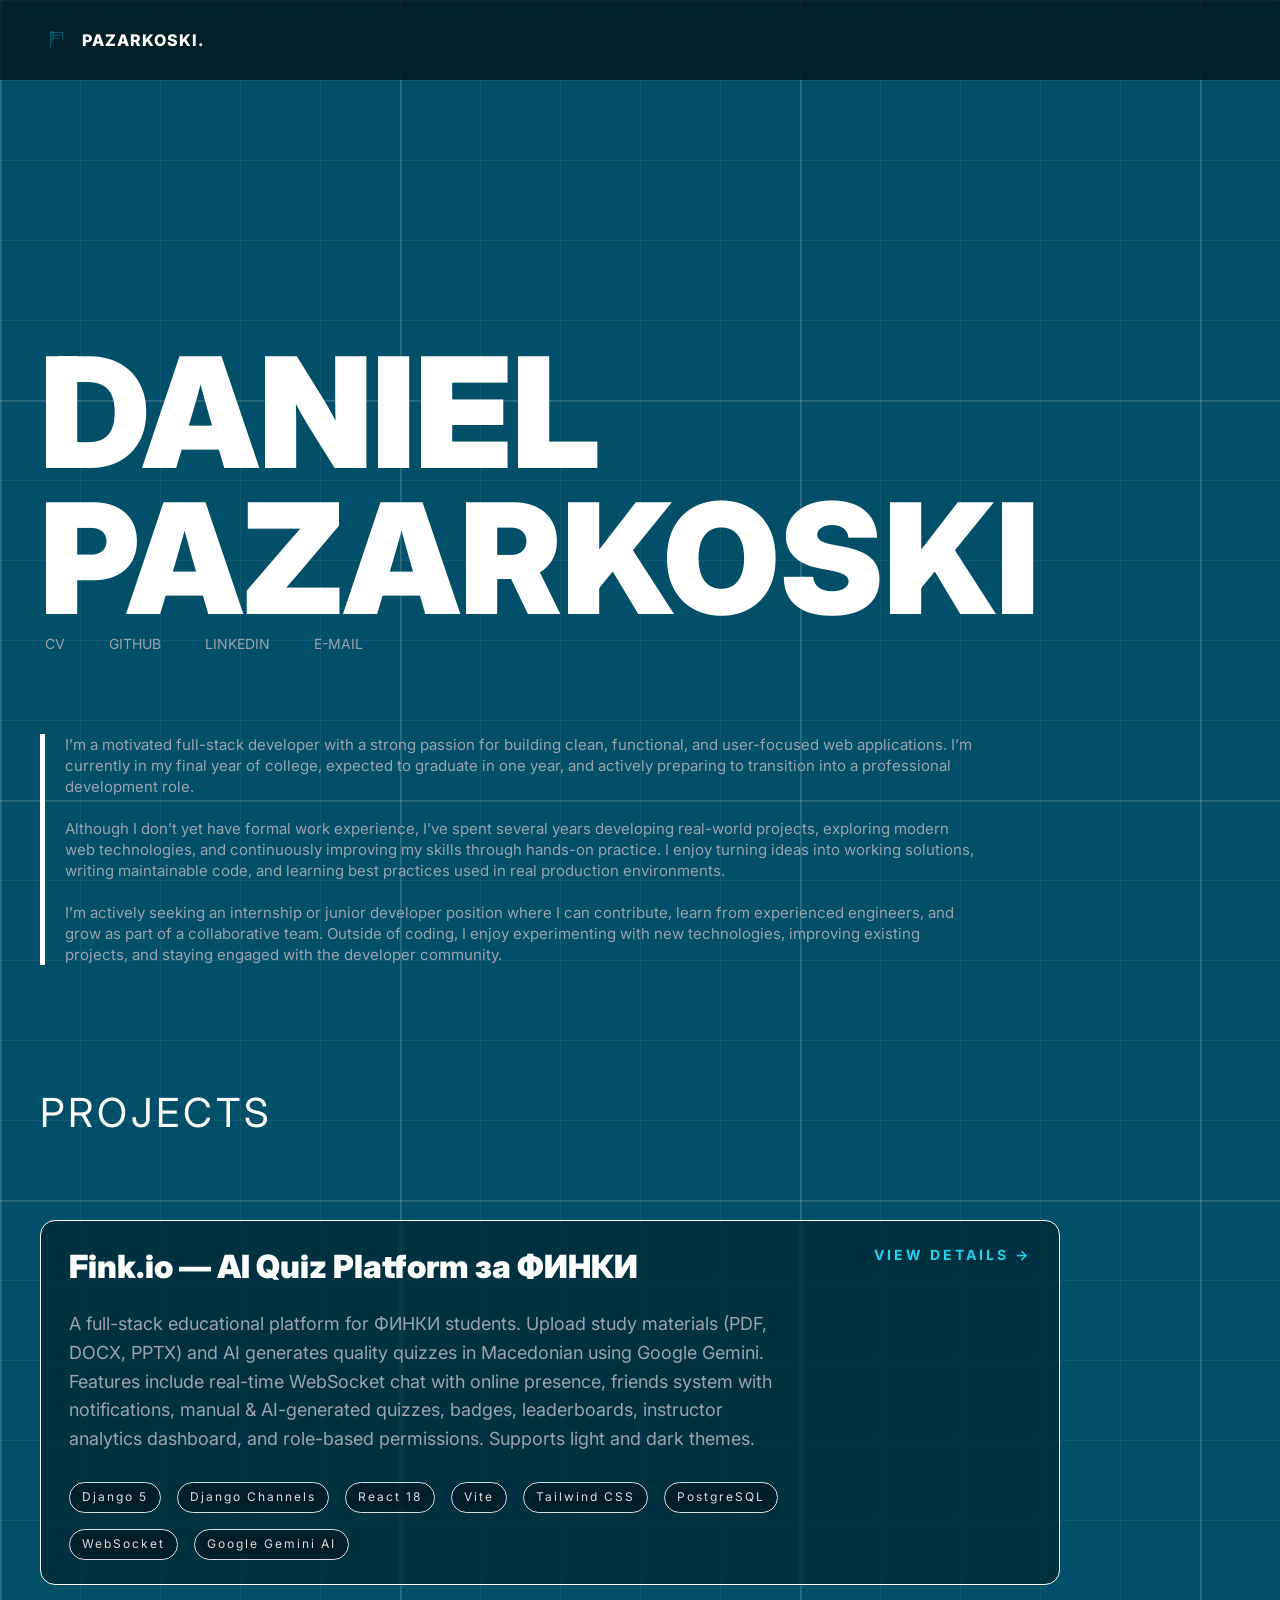
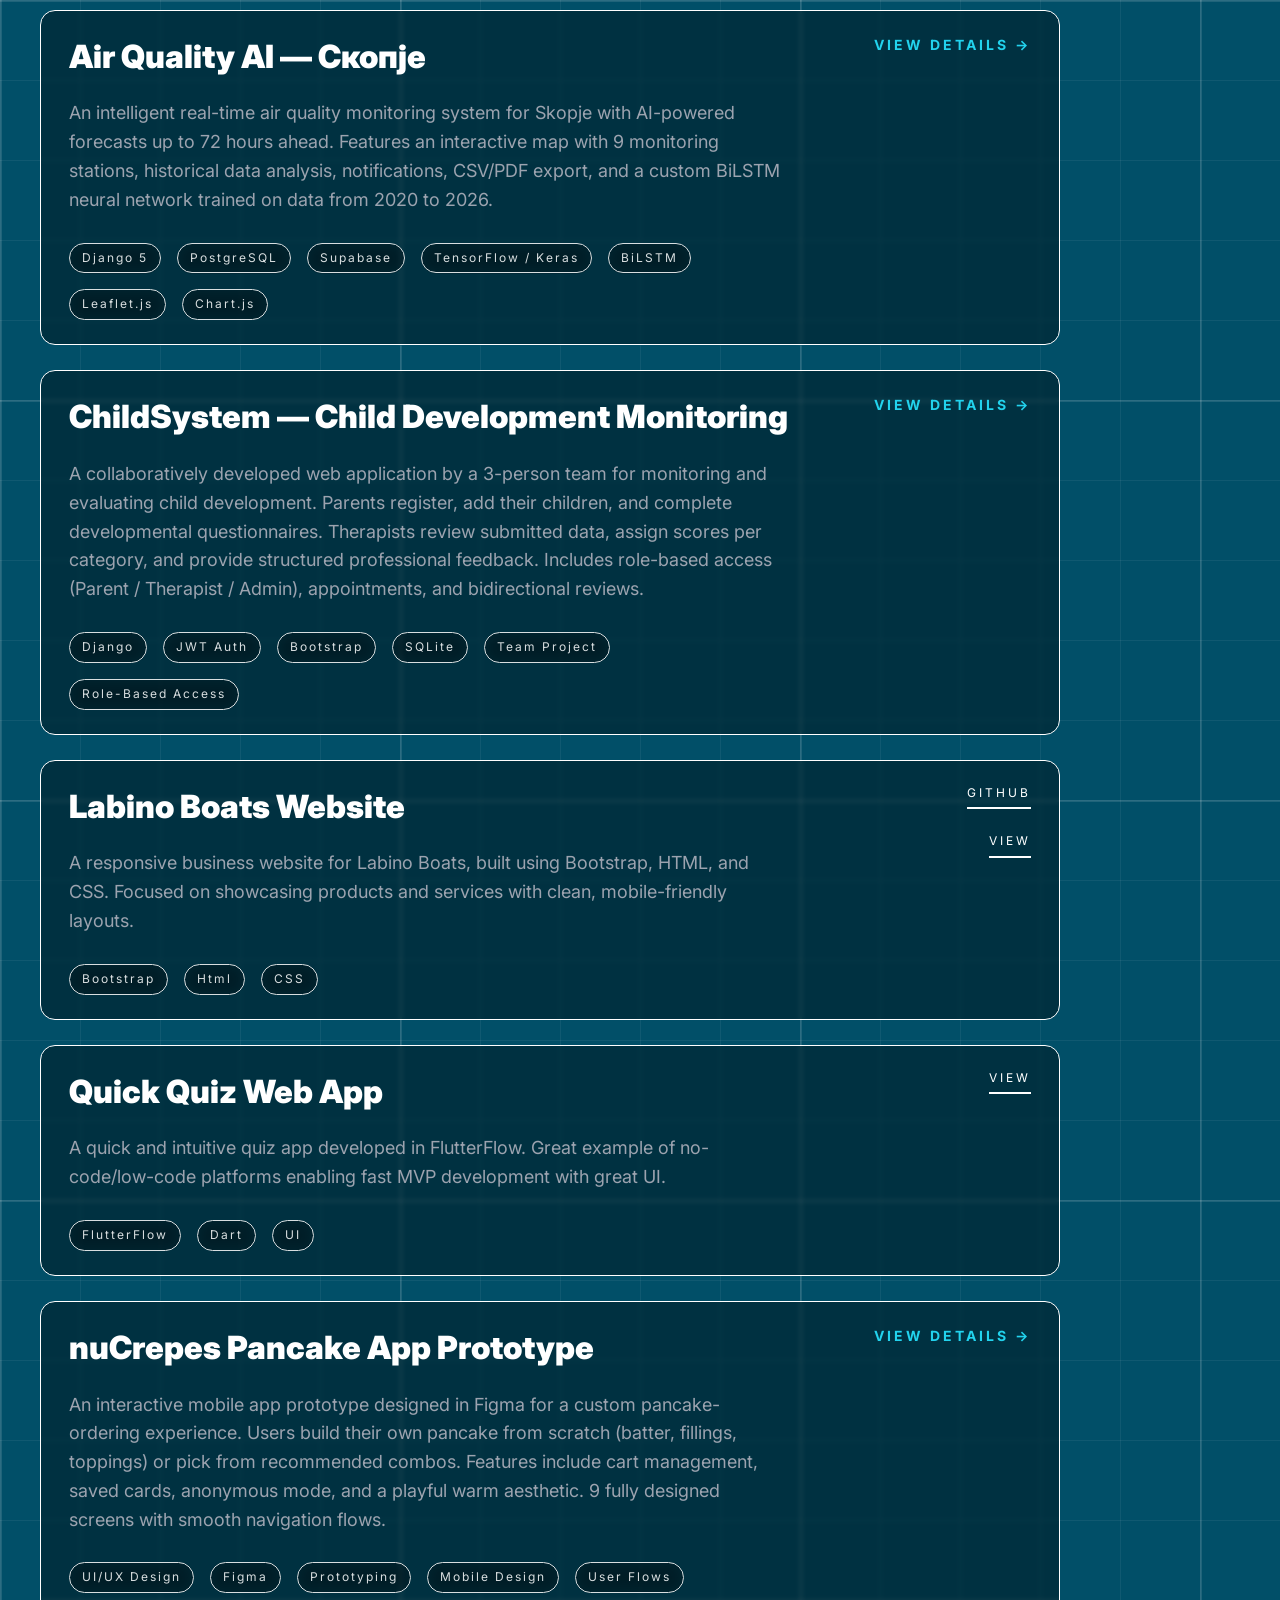
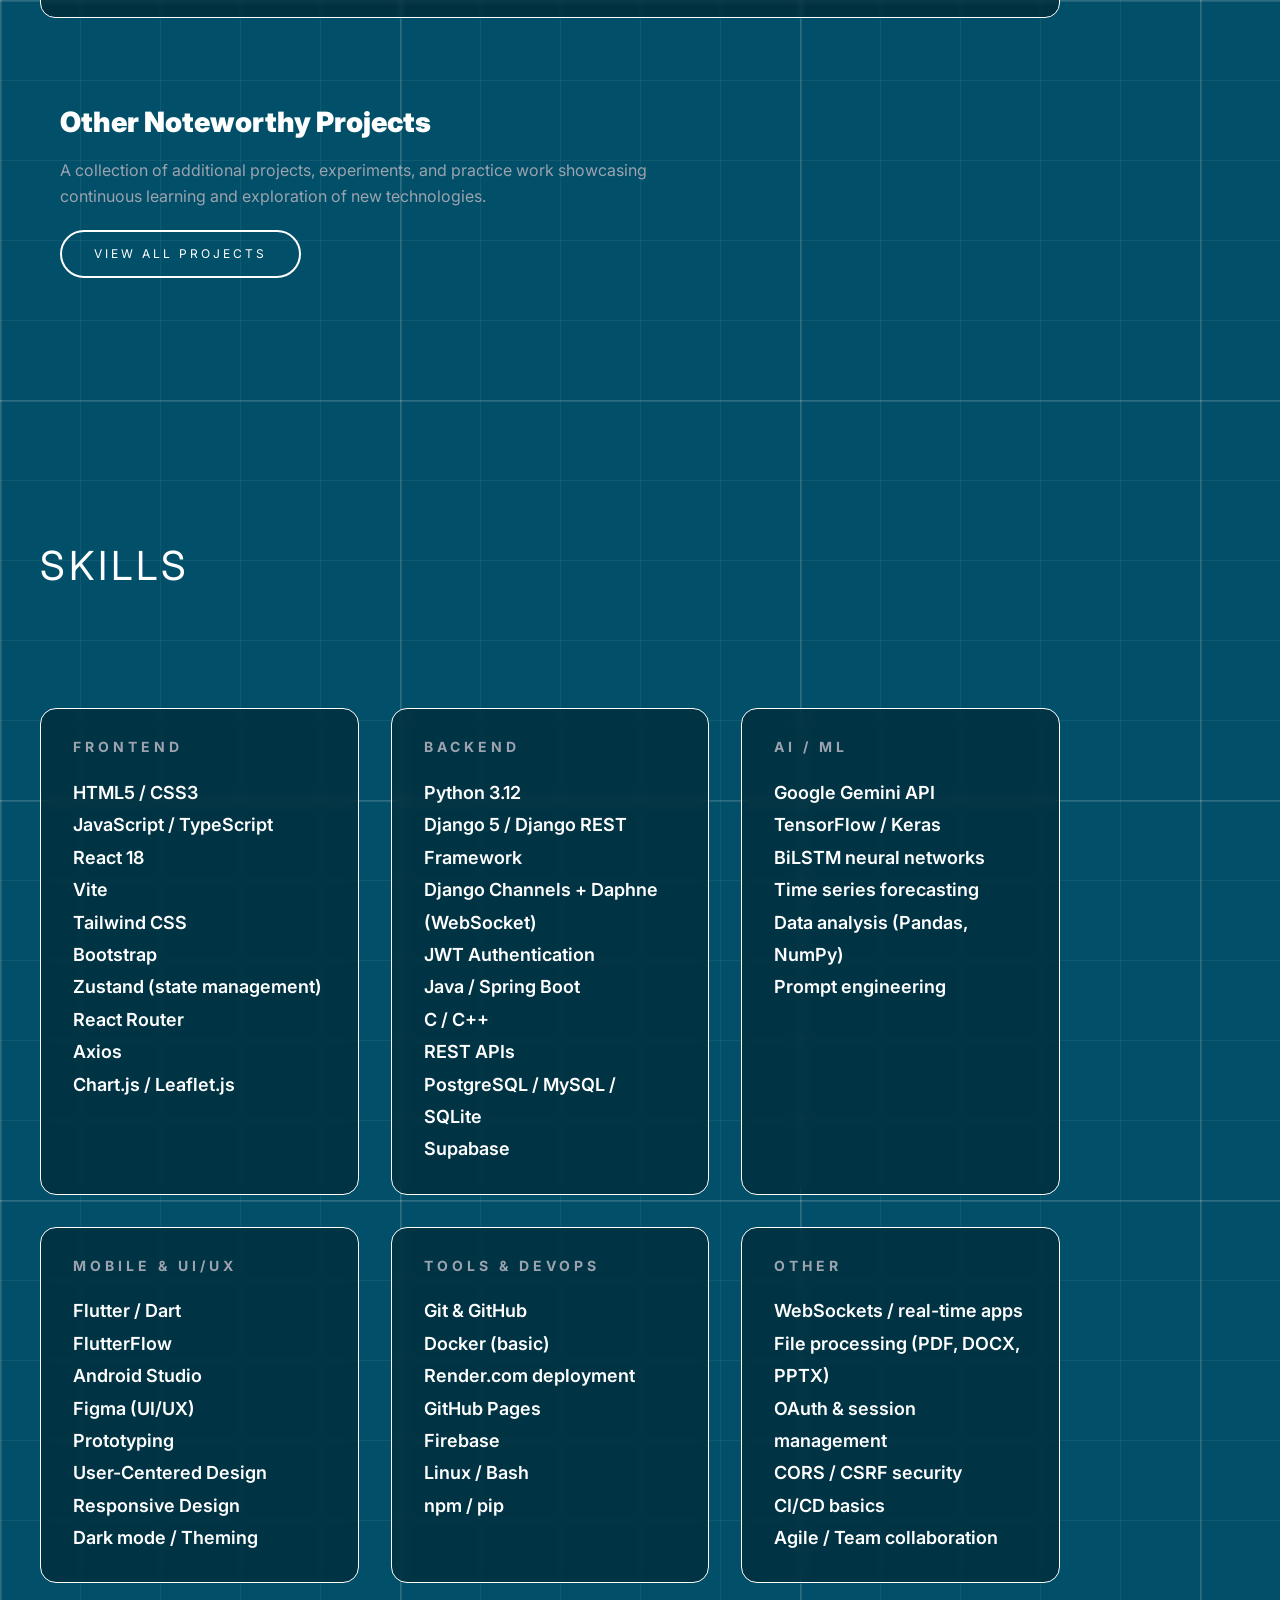
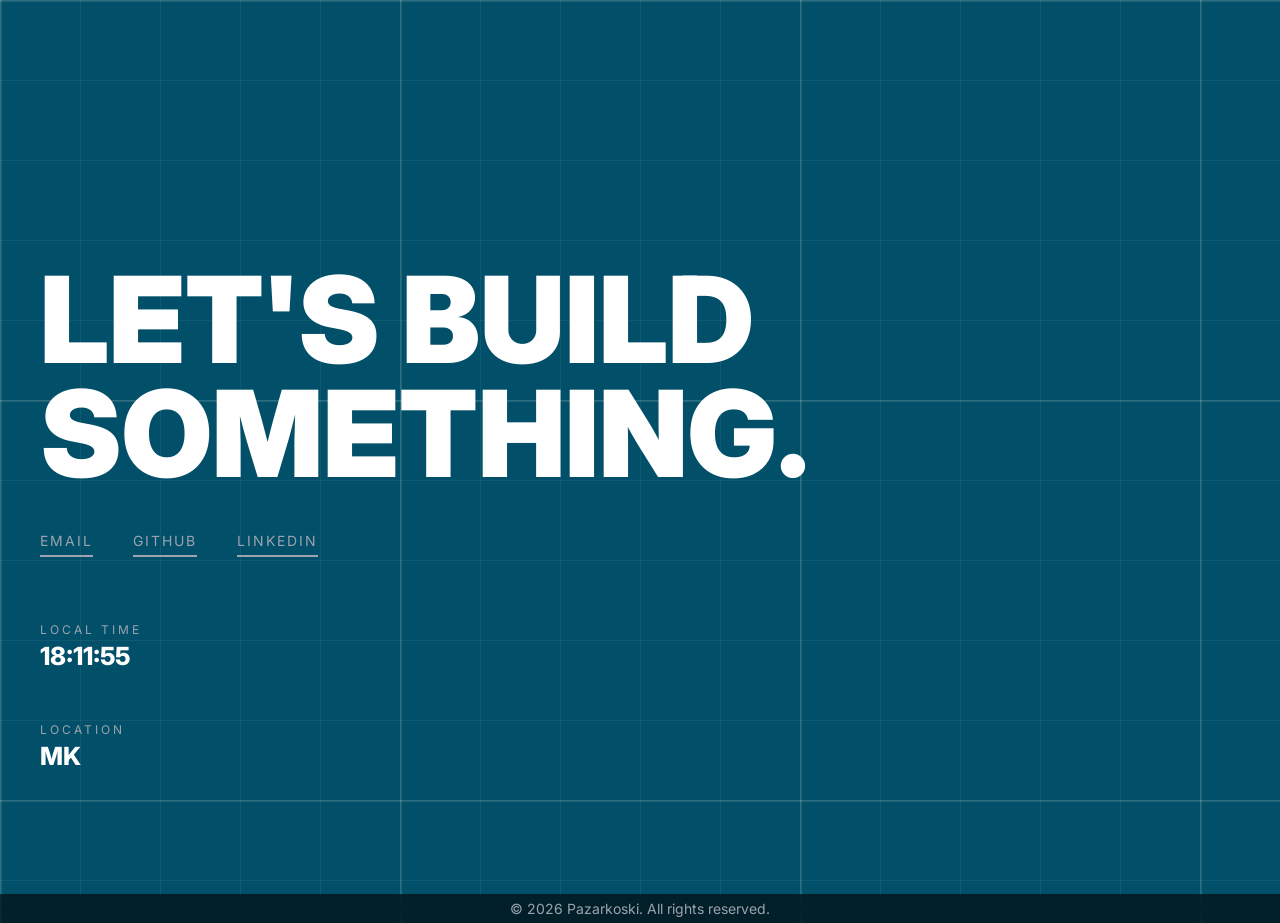
<file: index.html>
<!DOCTYPE html>
<html lang="en">
<head>
  <meta charset="UTF-8" />
  <meta name="viewport" content="width=device-width, initial-scale=1.0" />
  <title>Pazarkoski.</title>
  <meta name="keywords" content="Daniel Pazarkoski, Portfolio,">
  <link rel="icon" type="image/svg+xml" href="photos/c4_logo.svg">
  <link rel="alternate icon" type="image/png" href="photos/c4_favicon_64.png">
  <link href="https://fonts.googleapis.com/css2?family=Inter:wght@300;400;600;800;900&display=swap" rel="stylesheet">

  <style>
    :root {
      --bg: #014f68;
      --fg: #ffffff;
      --muted: #9ca3af;
      --grid: rgba(255,255,255,0.05);
    }

    * {
      box-sizing: border-box;
      margin: 0;
      padding: 0;
    }

    body {
      font-family: 'Inter', sans-serif;
      background-color: var(--bg);
      color: var(--fg);
      line-height: 1.4;
      overflow-x: hidden;
      --grid-thin: rgba(255,255,255,0.06);
      --grid-thick: rgba(255,255,255,0.12);
      --diag: rgba(255,255,255,0.04);

      background-image:
              linear-gradient(to right, var(--grid-thin) 1px, transparent 1px),
              linear-gradient(to bottom, var(--grid-thin) 1px, transparent 1px),
              linear-gradient(to right, var(--grid-thick) 2px, transparent 2px),
              linear-gradient(to bottom, var(--grid-thick) 2px, transparent 2px);

      background-size:
              80px 80px,
              80px 80px,
              400px 400px,
              400px 400px;
    }

    a {
      color: inherit;
      text-decoration: none;
    }

    header {
      position: fixed;
      top: 0;
      left: 0;
      width: 100%;
      padding: 24px 40px;
      display: flex;
      justify-content: space-between;
      align-items: center;
      z-index: 10;
      background: rgba(0,0,0,0.6);
      backdrop-filter: blur(8px);
    }

    .logo {
      font-weight: 800;
      letter-spacing: 1px;
      display: flex;
      align-items: center;
      gap: 10px;
    }
    .logo img {
      width: 32px;
      height: 32px;
      display: block;
    }
    nav{
      margin-left: 5px;

    }

    nav a {
      margin-right: 40px;
      font-size: 14px;
      color: var(--muted);
      gap: 16px;
    }
    nav a:hover {
      opacity: 0.6;
      border-bottom: 2px solid var(--muted);

    }

    nav a:last-child {
      margin-right: 0;
    }

    .hero {
      padding: 160px 40px 80px;
      margin-top: 180px
    }

    .hero h1 {
      font-size: clamp(64px, 12vw, 160px);
      font-weight: 900;
      line-height: 0.95;
    }

    .hero p {
      margin-top: 40px;
      max-width: 900px;
      font-size: 32px;
      color: var(--muted);
      border-left: 2px solid var(--fg);
      padding-left: 20px;
    }

    .title-label{
      font-size: 40px;
      letter-spacing: 4px;
      color: var(--fg);
      margin-bottom: 54px;
    }

    section {
      padding: 120px 40px;
      display: grid;
      grid-template-columns: 1fr 1fr;
      gap: 80px;
    }

    .card h3 {
      font-size: 20px;
      font-weight: 800;
      margin-bottom: 16px;
    }

    .card p {
      color: var(--muted);
      max-width: 500px;
    }

    .parag{
      margin-left: 40px;
      padding-right: 15px;
      padding-left: 20px;
      max-width: 950px;
      font-size: 15px;
      color: var(--muted);
      border-left: 5px solid var(--fg);
    }

    .projects {
      max-width: 1100px;
      padding: 120px 40px;
      display: flex;
      flex-direction: column;
      gap: 25px;
    }

    .project {
      display: grid;
      grid-template-columns: 1fr auto;
      gap: 80px;
      padding: 24px 28px;
      border-radius: 15px;
      border: 1px solid #ffffff;
      background: rgba(0, 0, 0, 0.37);
      backdrop-filter: blur(2px);
      transition: transform .25s ease, box-shadow .25s ease;
    }
    .project:hover {
      transform: scale(1.01);
      box-shadow: 0 0 0 3px #22d3ee33;
    }

    /* Clickable project card (links to detail page) */
    a.project-clickable {
      color: inherit;
      text-decoration: none;
      display: grid;
      grid-template-columns: 1fr auto;
      gap: 80px;
      padding: 24px 28px;
      border-radius: 15px;
      border: 1px solid #ffffff;
      background: rgba(0, 0, 0, 0.37);
      backdrop-filter: blur(2px);
      transition: transform .25s ease, box-shadow .25s ease;
      cursor: pointer;
    }
    a.project-clickable:hover {
      transform: scale(1.01);
      box-shadow: 0 0 0 3px #22d3ee33;
    }

    .project-cta {
      font-size: 14px;
      letter-spacing: 3px;
      color: #22d3ee;
      font-weight: 700;
      white-space: nowrap;
      align-self: end;
    }

    .project h3 {
      font-size: 32px;
      font-weight: 900;
      margin-bottom: 20px;
      align-items: center;
      gap: 10px;
    }

    .project p {
      max-width: 720px;
      font-size: 18px;
      color: var(--muted);
      line-height: 1.6;
    }

    .project-tags {
      margin-top: 28px;
      display: flex;
      flex-wrap: wrap;
      gap: 16px;
    }

    .project-tags span {
      font-size: 12px;
      letter-spacing: 2px;
      color: var(--fg);
      opacity: 0.85;
      border-radius: 999px;
      border: 1px solid #ffffff;
      padding: 6px 12px;
      background: rgba(0, 0, 0, 0.2);
      backdrop-filter: blur(8px);
    }

    .project-links {
      display: flex;
      flex-direction: column;
      gap: 24px;
      align-items: flex-end;
    }

    .project-links a {
      font-size: 12px;
      letter-spacing: 3px;
      padding-bottom: 6px;
      border-bottom: 2px solid var(--fg);
      transition: opacity .2s ease;
    }

    .project-links a:hover {
      opacity: 0.6;
    }

    .other-projects {
      margin-top: 40px;
      padding: 20px;
    }

    .other-projects h3 {
      font-size: 28px;
      font-weight: 900;
      margin-bottom: 16px;
    }

    .other-projects p {
      max-width: 650px;
      margin-bottom: 20px;
      font-size: 16px;
      color: var(--muted);
      line-height: 1.6;
    }

    .other-projects-btn {
      display: inline-block;
      font-size: 12px;
      letter-spacing: 3px;
      padding: 14px 32px;
      border-radius: 999px;
      border: 2px solid var(--fg);
      color: var(--fg);
      transition: transform 0.25s ease, box-shadow 0.25s ease, opacity 0.25s ease;
    }

    .other-projects-btn:hover {
      transform: translateY(-3px);
      box-shadow: 0 0 0 3px #22d3ee33;
      opacity: 0.85;
    }

    .cta {
      padding: 160px 40px 120px;
      align-items: end;
    }

    .cta h2 {
      font-size: clamp(56px, 10vw, 120px);
      font-weight: 900;
      line-height: 0.95;
    }

    .cta-links {
      margin-top: 40px;
      display: flex;
      gap: 40px;
      font-size: 14px;
      letter-spacing: 2px;
      color: var(--muted);
    }

    .cta-links a {
      padding-bottom: 4px;
      border-bottom: 2px solid var(--muted);
    }

    .meta-right {
      margin-top: 65px;
    }

    .meta-right .label {
      font-size: 12px;
      letter-spacing: 3px;
      color: var(--muted);
    }

    .meta-right .value {
      font-size: 25px;
      font-weight: 800;
    }

    .skills {
      max-width: 1100px;
      padding: 120px 40px;
      display: flex;
      flex-direction: column;
      gap: 60px;
    }

    .skills-grid {
      display: grid;
      grid-template-columns: repeat(3, 1fr);
      gap: 32px;
    }

    .skill-card {
      padding: 28px 32px;
      border-radius: 16px;
      border: 1px solid #ffffff;
      background: rgba(0, 0, 0, 0.35);
      backdrop-filter: blur(6px);
      transition: transform 0.25s ease, box-shadow 0.25s ease;
    }

    .skill-card:hover {
      transform: translateY(-4px);
      box-shadow: 0 0 0 3px #22d3ee33;
    }

    .skill-card h4 {
      font-size: 14px;
      letter-spacing: 4px;
      color: var(--muted);
      margin-bottom: 20px;
    }

    .skill-card ul {
      list-style: none;
    }

    .skill-card li {
      font-size: 18px;
      font-weight: 600;
      line-height: 1.8;
      color: var(--fg);
    }

    /* ============ TABLET (max 1024px) ============ */
    @media (max-width: 1024px) {
      header {
        padding: 16px 24px;
      }
      nav a {
        margin-left: 16px;
        font-size: 12px;
      }
      .hero {
        padding: 0 24px;
      }
      .hero h1 {
        font-size: clamp(60px, 12vw, 120px);
      }
      .skills-grid {
        grid-template-columns: repeat(2, 1fr);
      }
      .project {
        gap: 40px;
      }
      a.project-clickable {
        gap: 40px;
      }
    }

    /* ============ MOBILE (max 768px) ============ */
    @media (max-width: 768px) {
      body {
        background-size: 60px 60px, 60px 60px, 300px 300px, 300px 300px;
      }

      /* Header */
      header {
        padding: 14px 16px;
        flex-wrap: nowrap;
        gap: 8px;
      }
      .logo {
        font-size: 14px;
      }
      nav {
        display: flex;
        flex-wrap: nowrap;
        gap: 14px;
      }
      nav a {
        margin-left: 0;
        font-size: 10px;
        letter-spacing: 0.5px;
        white-space: nowrap;
      }

      /* Hero */
      .hero {
        margin-top: 80px;
        padding: 40px 20px 60px;
        text-align: left;
      }
      .hero h1 {
        font-size: clamp(40px, 13vw, 80px);
        font-weight: 900;
        line-height: 1;
        margin-bottom: 24px;
      }
      .hero p {
        font-size: 14px;
        padding-left: 0;
        max-width: 100%;
        line-height: 1.6;
        margin-bottom: 20px;
      }
      .hero .label {
        font-size: 10px;
        letter-spacing: 2px;
      }
      .hero .meta-left,
      .hero .meta-right {
        display: block;
        margin-top: 12px;
        text-align: left;
      }

      /* Parag (about) */
      .parag {
        margin-left: 16px !important;
        margin-right: 16px;
        padding-left: 14px !important;
        padding-right: 0 !important;
        max-width: 100% !important;
        font-size: 14px !important;
        border-left-width: 3px !important;
      }
      .parag p {
        line-height: 1.65;
      }

      /* Sections */
      section {
        padding: 60px 20px !important;
        max-width: 100% !important;
      }
      .title-label {
        font-size: 20px !important;
        letter-spacing: 2px;
        margin-bottom: 32px !important;
      }

      /* Projects */
      .project,
      a.project-clickable {
        grid-template-columns: 1fr;
        gap: 16px;
        padding: 20px;
      }
      .project h3 {
        font-size: 22px !important;
        line-height: 1.2;
      }
      .project p {
        font-size: 14px !important;
        line-height: 1.6;
      }
      .project-tags {
        gap: 8px;
        margin-top: 16px;
      }
      .project-tags span {
        font-size: 10px;
        padding: 4px 10px;
        letter-spacing: 1px;
      }
      .project-links {
        align-items: flex-start;
        flex-direction: row;
        flex-wrap: wrap;
        gap: 12px;
        margin-top: 8px;
      }
      .project-links a {
        font-size: 11px;
        letter-spacing: 1.5px;
        padding: 8px 16px;
        border: 1px solid rgba(255,255,255,0.3);
        border-radius: 999px;
      }
      .project-cta {
        font-size: 12px;
        letter-spacing: 2px;
        padding: 8px 14px;
        border: 1px solid #22d3ee;
        border-radius: 999px;
        display: inline-block;
      }

      /* Skills */
      .skills {
        padding: 60px 20px !important;
      }
      .skills-grid {
        grid-template-columns: 1fr;
        gap: 20px;
      }
      .skill-card {
        padding: 20px 24px;
      }
      .skill-card h4 {
        font-size: 14px;
      }
      .skill-card li {
        font-size: 14px;
      }

      /* CTA */
      .cta {
        grid-template-columns: 1fr;
        gap: 40px;
        padding: 80px 20px !important;
      }
      .cta h2 {
        font-size: clamp(36px, 10vw, 80px);
        font-weight: 900;
        line-height: 0.95;
      }
      .cta-links {
        flex-wrap: wrap;
        gap: 16px;
        font-size: 11px;
        letter-spacing: 1.5px;
      }
      .meta-right {
        text-align: left;
      }

      /* Other projects */
      .other-projects {
        padding: 20px !important;
      }
      .other-projects h3 {
        font-size: 18px;
      }
      .other-projects p {
        font-size: 13px;
      }
      .other-projects-btn {
        font-size: 9px;
        padding: 8px 18px;
      }
    }

    /* ============ SMALL MOBILE (max 480px) ============ */
    @media (max-width: 480px) {
      header { padding: 10px 12px; }
      .logo { font-size: 12px; }
      .logo img { width: 22px; height: 22px; }
      nav { gap: 10px; }
      nav a { font-size: 9px; letter-spacing: 0.3px; }
      /* Hide email link on very small to save space */
      nav a[href^="mailto"] { display: none; }

      .hero h1 {
        font-size: clamp(32px, 14vw, 56px);
      }
      .project h3 {
        font-size: 18px !important;
      }
      .project-links {
        flex-direction: column;
        gap: 8px;
      }
      .cta h2 {
        font-size: clamp(28px, 11vw, 56px);
      }
      .cta-links {
        flex-direction: column;
        gap: 12px;
      }
    }

    footer {
      padding-bottom: 5px;
      padding-top: 5px;
      width: 100%;
      font-size: 14px;
      color: var(--muted);
      display: flex;
      margin: auto;
      align-items: center;
      justify-content: center;
      z-index: 10;
      background: rgba(0,0,0,0.6);
      backdrop-filter: blur(8px);
    }
  </style>
</head>
<body>

<header>
  <a href="index.html" class="logo">
    <img src="photos/c4_logo.svg" alt="Pazarkoski logo"/>
    <span>PAZARKOSKI.</span>
  </a>
</header>

<main>
  <div class="hero" >
    <h1>DANIEL<br>PAZARKOSKI</h1>
    <nav >
      <a href="assets/CV_Pazarkoski_Daniel.pdf" download="Daniel-Pazarkoski-CV.pdf">
        CV
      </a>
      <a href="https://github.com/Pazarkoskid">GITHUB</a>
      <a href="https://www.linkedin.com/in/daniel-pazarkoski-37912b2bb/">LINKEDIN</a>
      <a href="mailto:pazarkoskidaniel123@gmail.com">E-MAIL</a>
    </nav>
  </div>

  <div class="parag">
    <p>
      I’m a motivated full-stack developer with a strong passion for building clean, functional, and user-focused web applications. I’m currently in my final year of college, expected to graduate in one year, and actively preparing to transition into a professional development role.
    </p><br>
    <p>
      Although I don’t yet have formal work experience, I’ve spent several years developing real-world projects, exploring modern web technologies, and continuously improving my skills through hands-on practice. I enjoy turning ideas into working solutions, writing maintainable code, and learning best practices used in real production environments.
    </p><br>
    <p>
      I’m actively seeking an internship or junior developer position where I can contribute, learn from experienced engineers, and grow as part of a collaborative team. Outside of coding, I enjoy experimenting with new technologies, improving existing projects, and staying engaged with the developer community.
    </p>
  </div>

  <section class="projects">
    <div class="title-label">PROJECTS</div>

    <a href="projects/fink-io.html" class="project project-clickable">
      <div class="project-main">
        <h3>Fink.io — AI Quiz Platform за ФИНКИ</h3>

        <p>
          A full-stack educational platform for ФИНКИ students. Upload study materials (PDF, DOCX, PPTX) and AI generates quality quizzes in Macedonian using Google Gemini. Features include real-time WebSocket chat with online presence, friends system with notifications, manual & AI-generated quizzes, badges, leaderboards, instructor analytics dashboard, and role-based permissions. Supports light and dark themes.
        </p>

        <div class="project-tags">
          <span>Django 5</span>
          <span>Django Channels</span>
          <span>React 18</span>
          <span>Vite</span>
          <span>Tailwind CSS</span>
          <span>PostgreSQL</span>
          <span>WebSocket</span>
          <span>Google Gemini AI</span>
        </div>
      </div>

      <div class="project-links">
        <span class="project-cta">VIEW DETAILS →</span>
      </div>
    </a>

    <a href="projects/air-quality.html" class="project project-clickable">
      <div class="project-main">
        <h3>Air Quality AI — Скопје</h3>

        <p>
          An intelligent real-time air quality monitoring system for Skopje with AI-powered forecasts up to 72 hours ahead. Features an interactive map with 9 monitoring stations, historical data analysis, notifications, CSV/PDF export, and a custom BiLSTM neural network trained on data from 2020 to 2026.
        </p>

        <div class="project-tags">
          <span>Django 5</span>
          <span>PostgreSQL</span>
          <span>Supabase</span>
          <span>TensorFlow / Keras</span>
          <span>BiLSTM</span>
          <span>Leaflet.js</span>
          <span>Chart.js</span>
        </div>
      </div>

      <div class="project-links">
        <span class="project-cta">VIEW DETAILS →</span>
      </div>
    </a>

    <a href="projects/child-system.html" class="project project-clickable">
      <div class="project-main">
        <h3>ChildSystem — Child Development Monitoring</h3>

        <p>
          A collaboratively developed web application by a 3-person team for monitoring and evaluating child development. Parents register, add their children, and complete developmental questionnaires. Therapists review submitted data, assign scores per category, and provide structured professional feedback. Includes role-based access (Parent / Therapist / Admin), appointments, and bidirectional reviews.
        </p>

        <div class="project-tags">
          <span>Django</span>
          <span>JWT Auth</span>
          <span>Bootstrap</span>
          <span>SQLite</span>
          <span>Team Project</span>
          <span>Role-Based Access</span>
        </div>
      </div>

      <div class="project-links">
        <span class="project-cta">VIEW DETAILS →</span>
      </div>
    </a>

    <div class="project">
      <div class="project-main">
        <h3>Labino Boats Website</h3>

        <p>
          A responsive business website for Labino Boats, built using Bootstrap, HTML, and CSS. Focused on showcasing products and services with clean, mobile-friendly layouts.
        </p>

        <div class="project-tags">
          <span>Bootstrap</span>
          <span>Html</span>
          <span>CSS</span>
        </div>
      </div>

      <div class="project-links">
        <a href="https://github.com/Pazarkoskid/labino-boats">GITHUB</a>
        <a href="https://labinoboats.com/">VIEW</a>
      </div>
    </div>

    <div class="project">
      <div class="project-main">
        <h3>Quick Quiz Web App</h3>

        <p>
          A quick and intuitive quiz app developed in FlutterFlow. Great example of no-code/low-code platforms enabling fast MVP development with great UI.
        </p>

        <div class="project-tags">
          <span>FlutterFlow</span>
          <span>Dart</span>
          <span>UI</span>
        </div>
      </div>

      <div class="project-links">
        <a href="https://quickquiz.flutterflow.app/start">VIEW</a>
      </div>
    </div>

    <a href="projects/nucrepes.html" class="project project-clickable">
      <div class="project-main">
        <h3>nuCrepes Pancake App Prototype</h3>

        <p>
          An interactive mobile app prototype designed in Figma for a custom pancake-ordering experience. Users build their own pancake from scratch (batter, fillings, toppings) or pick from recommended combos. Features include cart management, saved cards, anonymous mode, and a playful warm aesthetic. 9 fully designed screens with smooth navigation flows.
        </p>

        <div class="project-tags">
          <span>UI/UX Design</span>
          <span>Figma</span>
          <span>Prototyping</span>
          <span>Mobile Design</span>
          <span>User Flows</span>
        </div>
      </div>

      <div class="project-links">
        <span class="project-cta">VIEW DETAILS →</span>
      </div>
    </a>

    <div class="other-projects">
      <h3>Other Noteworthy Projects</h3>
      <p>
        A collection of additional projects, experiments, and practice work
        showcasing continuous learning and exploration of new technologies.
      </p>

      <a href="projects.html" class="other-projects-btn">
        VIEW ALL PROJECTS
      </a>
    </div>
  </section>

  <section class="skills">
    <div class="title-label">SKILLS</div>

    <div class="skills-grid">
      <div class="skill-card">
        <h4>FRONTEND</h4>
        <ul>
          <li>HTML5 / CSS3</li>
          <li>JavaScript / TypeScript</li>
          <li>React 18</li>
          <li>Vite</li>
          <li>Tailwind CSS</li>
          <li>Bootstrap</li>
          <li>Zustand (state management)</li>
          <li>React Router</li>
          <li>Axios</li>
          <li>Chart.js / Leaflet.js</li>
        </ul>
      </div>

      <div class="skill-card">
        <h4>BACKEND</h4>
        <ul>
          <li>Python 3.12</li>
          <li>Django 5 / Django REST Framework</li>
          <li>Django Channels + Daphne (WebSocket)</li>
          <li>JWT Authentication</li>
          <li>Java / Spring Boot</li>
          <li>C / C++</li>
          <li>REST APIs</li>
          <li>PostgreSQL / MySQL / SQLite</li>
          <li>Supabase</li>
        </ul>
      </div>

      <div class="skill-card">
        <h4>AI / ML</h4>
        <ul>
          <li>Google Gemini API</li>
          <li>TensorFlow / Keras</li>
          <li>BiLSTM neural networks</li>
          <li>Time series forecasting</li>
          <li>Data analysis (Pandas, NumPy)</li>
          <li>Prompt engineering</li>
        </ul>
      </div>

      <div class="skill-card">
        <h4>MOBILE & UI/UX</h4>
        <ul>
          <li>Flutter / Dart</li>
          <li>FlutterFlow</li>
          <li>Android Studio</li>
          <li>Figma (UI/UX)</li>
          <li>Prototyping</li>
          <li>User-Centered Design</li>
          <li>Responsive Design</li>
          <li>Dark mode / Theming</li>
        </ul>
      </div>

      <div class="skill-card">
        <h4>TOOLS & DEVOPS</h4>
        <ul>
          <li>Git & GitHub</li>
          <li>Docker (basic)</li>
          <li>Render.com deployment</li>
          <li>GitHub Pages</li>
          <li>Firebase</li>
          <li>Linux / Bash</li>
          <li>npm / pip</li>
        </ul>
      </div>

      <div class="skill-card">
        <h4>OTHER</h4>
        <ul>
          <li>WebSockets / real-time apps</li>
          <li>File processing (PDF, DOCX, PPTX)</li>
          <li>OAuth & session management</li>
          <li>CORS / CSRF security</li>
          <li>CI/CD basics</li>
          <li>Agile / Team collaboration</li>
        </ul>
      </div>
    </div>
  </section>

  <div class="cta">
    <div>
      <h2>LET'S BUILD<br>SOMETHING.</h2>

      <div class="cta-links">
        <a href="mailto:pazarkoskidaniel123@gmail.com">EMAIL</a>
        <a href="https://github.com/Pazarkoskid">GITHUB</a>
        <a href="https://www.linkedin.com/in/daniel-pazarkoski-37912b2bb/">LINKEDIN</a>
      </div>
    </div>

    <div class="meta-right">
      <div style="margin-bottom:48px">
        <div class="label">LOCAL TIME</div>
        <div class="value" id="clock">00:00:00</div>
      </div>

      <div>
        <div class="label">LOCATION</div>
        <div class="value">MK</div>
      </div>
    </div>
  </div>

  <footer>
    © 2026 Pazarkoski. All rights reserved.
  </footer>
</main>

<script>
  function updateClock() {
    const now = new Date();
    document.getElementById("clock").textContent =
            now.toLocaleTimeString("en-GB");
  }
  setInterval(updateClock, 1000);
  updateClock();
</script>
</body>
</html>
</file>
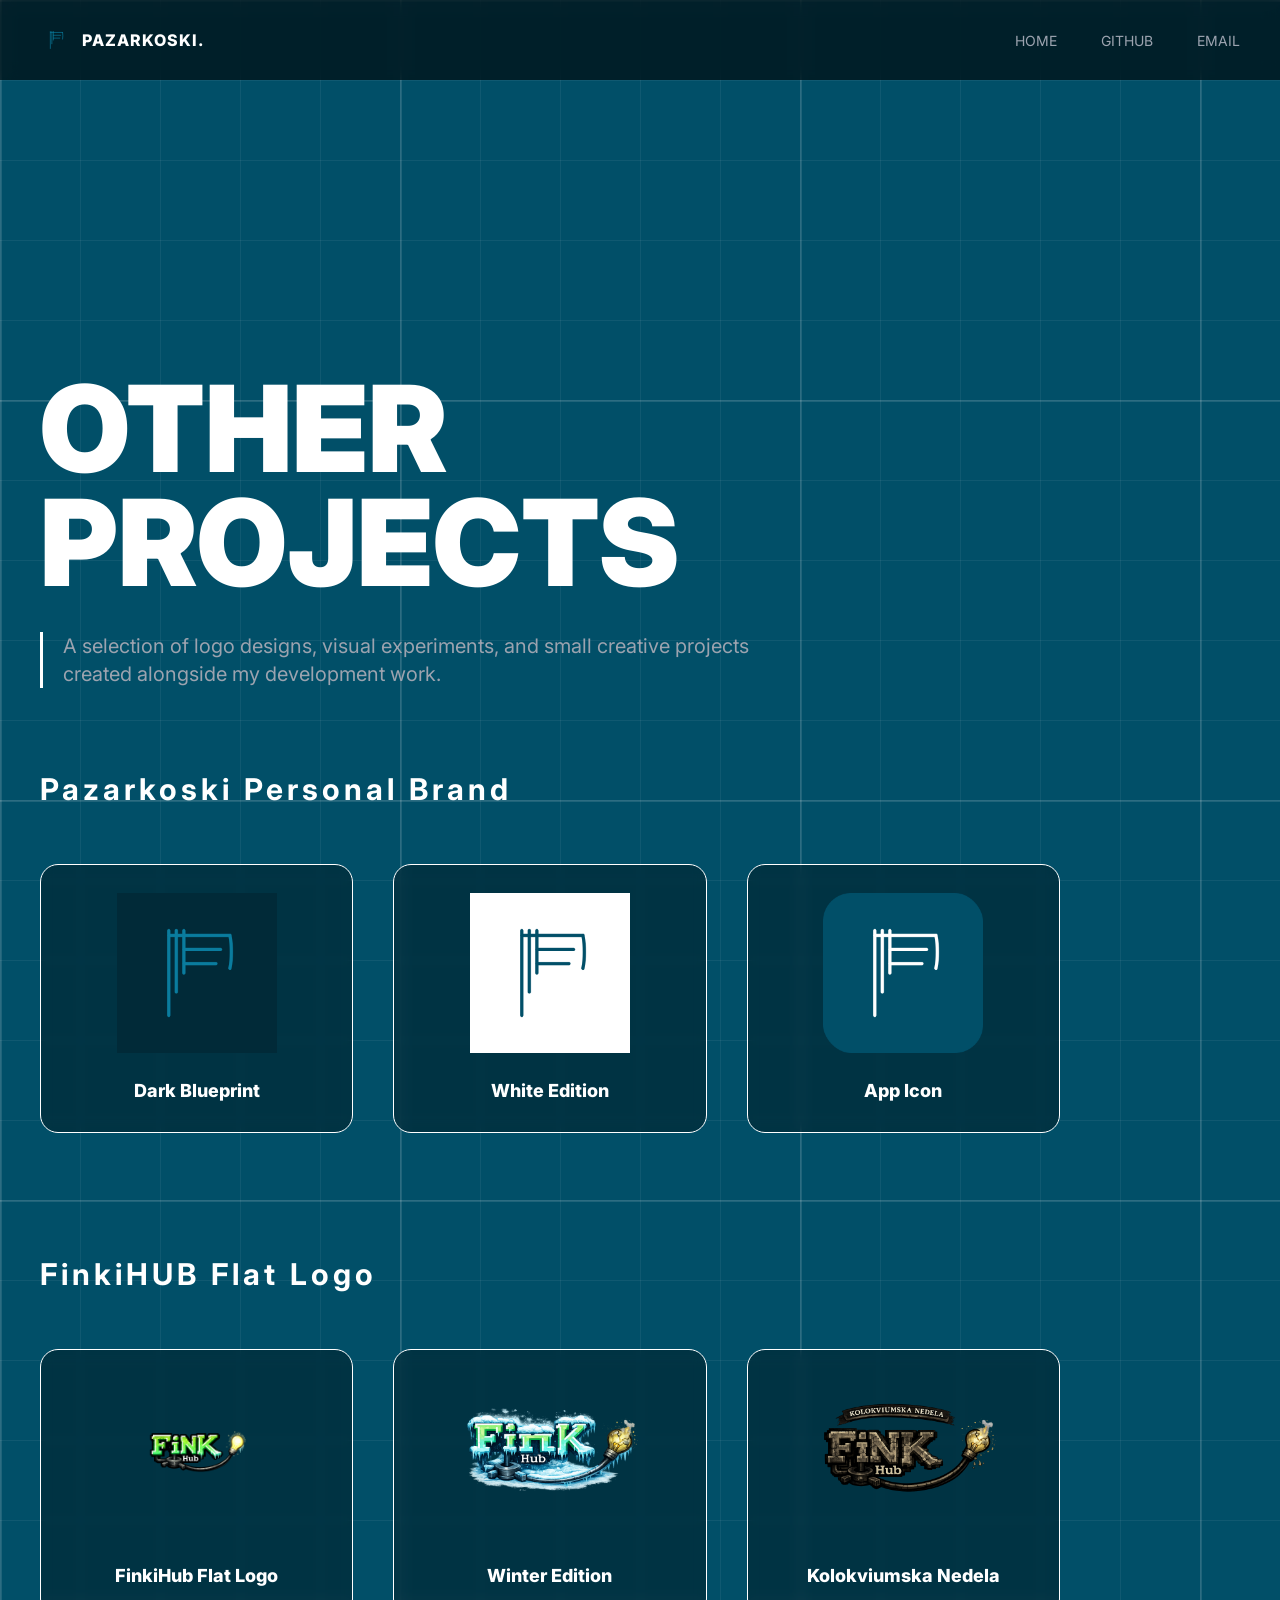
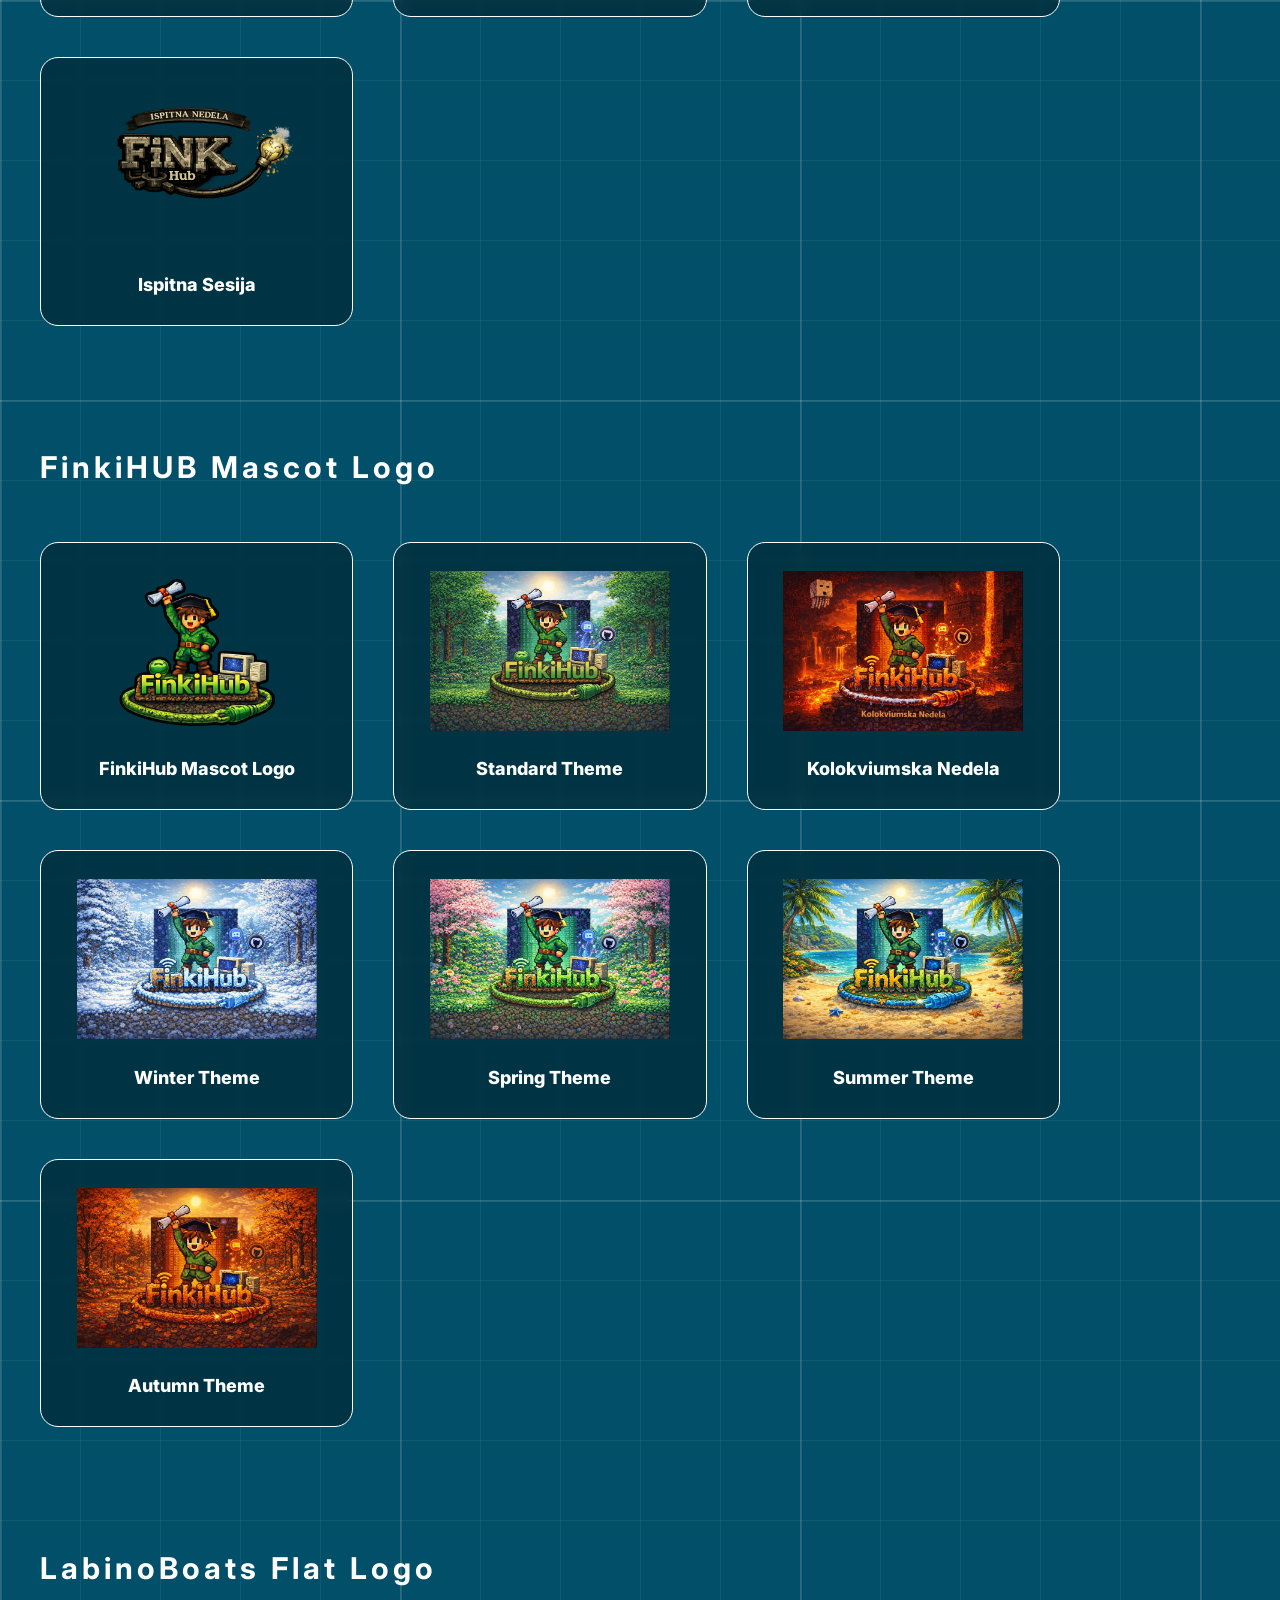
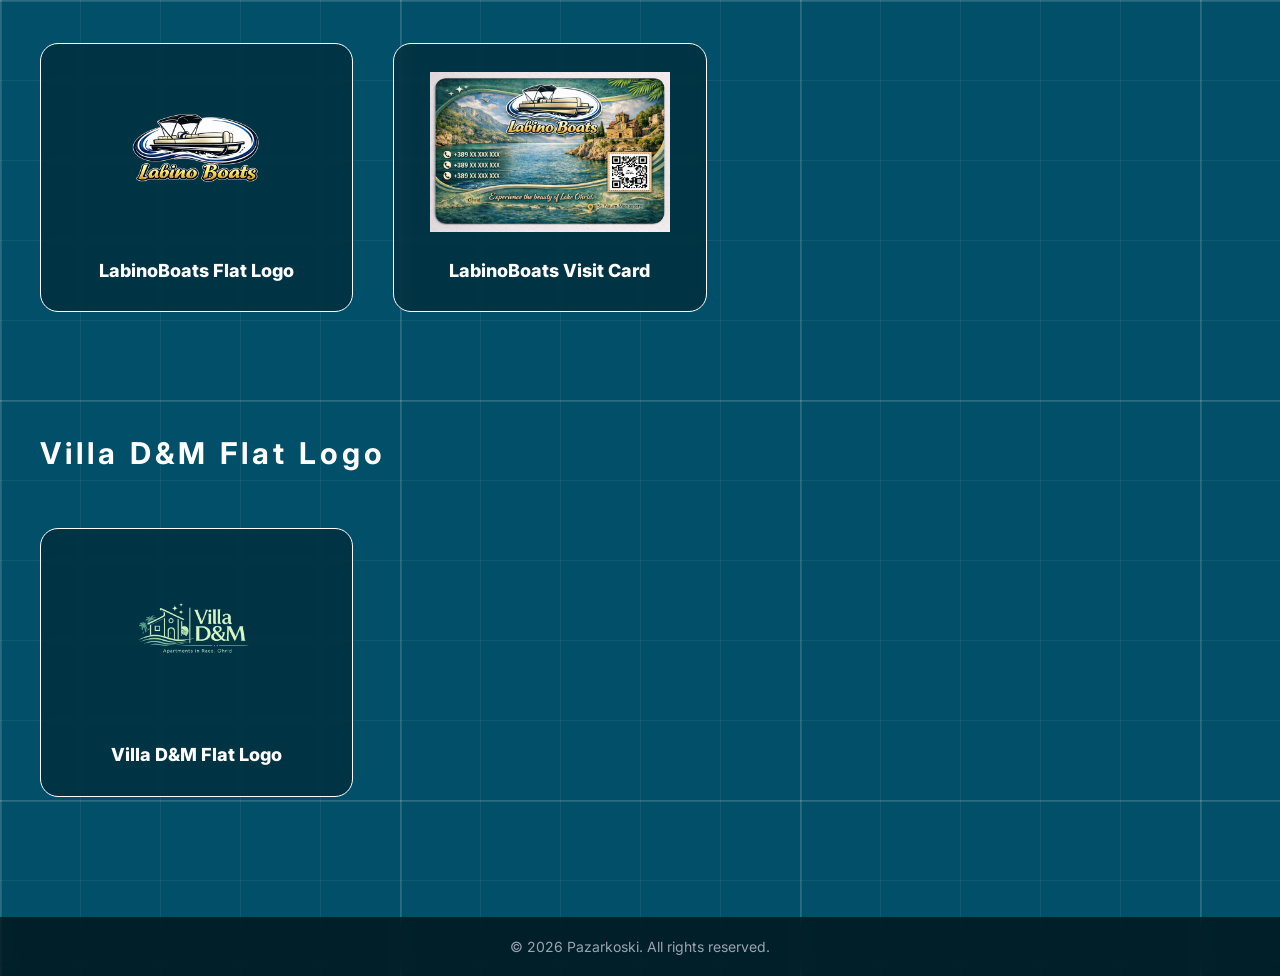
<file: projects.html>
<!DOCTYPE html>
<html lang="en">
<head>
    <meta charset="UTF-8" />
    <title>Pazarkoski.</title>
    <meta name="viewport" content="width=device-width, initial-scale=1.0" />
    <meta name="keywords" content="Daniel Pazarkoski, Portfolio,">
    <link rel="icon" type="image/svg+xml" href="photos/c4_logo.svg">
    <link rel="alternate icon" type="image/png" href="photos/c4_favicon_64.png">
    <link href="https://fonts.googleapis.com/css2?family=Inter:wght@300;400;600;800;900&display=swap" rel="stylesheet">

    <style>
        :root {
            --bg: #014f68;
            --fg: #ffffff;
            --muted: #9ca3af;
        }

        * {
            box-sizing: border-box;
            margin: 0;
            padding: 0;
        }

        body {
            font-family: 'Inter', sans-serif;
            background-color: var(--bg);
            color: var(--fg);
            line-height: 1.4;

            --grid-thin: rgba(255,255,255,0.06);
            --grid-thick: rgba(255,255,255,0.12);

            background-image:
                    linear-gradient(to right, var(--grid-thin) 1px, transparent 1px),
                    linear-gradient(to bottom, var(--grid-thin) 1px, transparent 1px),
                    linear-gradient(to right, var(--grid-thick) 2px, transparent 2px),
                    linear-gradient(to bottom, var(--grid-thick) 2px, transparent 2px);

            background-size:
                    80px 80px,
                    80px 80px,
                    400px 400px,
                    400px 400px;
        }

        a {
            color: inherit;
            text-decoration: none;
        }

        header {
            position: fixed;
            top: 0;
            left: 0;
            width: 100%;
            padding: 24px 40px;
            display: flex;
            justify-content: space-between;
            align-items: center;
            z-index: 10;
            background: rgba(0,0,0,0.6);
            backdrop-filter: blur(8px);
        }

        .logo {
            font-weight: 800;
            letter-spacing: 1px;
            display: flex;
            align-items: center;
            gap: 10px;
        }
        .logo img {
            width: 32px;
            height: 32px;
            display: block;
        }

        nav a {
            margin-left: 40px;
            font-size: 14px;
            color: var(--muted);
        }

        nav a:hover {
            opacity: 0.6;
            border-bottom: 2px solid var(--muted);
        }

        .page-intro {
            padding: 180px 40px 80px;
            max-width: 1100px;
            margin-top: 15%;
        }

        .page-intro h1 {
            font-size: clamp(48px, 10vw, 120px);
            font-weight: 900;
            line-height: 0.95;
        }

        .page-intro p {
            margin-top: 32px;
            max-width: 720px;
            font-size: 20px;
            color: var(--muted);
            border-left: 3px solid var(--fg);
            padding-left: 20px;
        }
        .title-label{
            font-size: 30px;
            padding-left: 40px;
            letter-spacing: 4px;
            color: var(--fg);
            margin-bottom: 54px;
        }

        .logo-grid {
            max-width: 1100px;
            padding: 0 40px 120px;
            display: grid;
            grid-template-columns: repeat(3, 1fr);
            gap: 40px;
        }

        .logo-card {
            padding: 28px;
            border-radius: 18px;
            border: 1px solid #ffffff;
            background: rgba(0, 0, 0, 0.35);
            backdrop-filter: blur(6px);
            text-align: center;
            transition: transform 0.25s ease, box-shadow 0.25s ease;
            cursor: pointer;
        }

        .logo-card:hover {
            transform: translateY(-6px);
            box-shadow: 0 0 0 3px #22d3ee33;
        }

        .logo-card img {
            max-width: 100%;
            height: 160px;
            object-fit: contain;
            margin-bottom: 20px;
        }

        .logo-card h3 {
            font-size: 18px;
            font-weight: 800;
        }

        .lightbox {
            position: fixed;
            inset: 0;
            background: rgba(0,0,0,0.85);
            display: none;
            align-items: center;
            justify-content: center;
            z-index: 999;
            padding: 40px;
        }

        .lightbox img {
            max-width: 90%;
            max-height: 90%;
            border-radius: 12px;
        }

        .lightbox:target {
            display: flex;
        }

        @media (max-width: 900px) {
            .logo-grid {
                grid-template-columns: 1fr;
            }

            nav a {
                margin-left: 10px;
            }
            .page-intro {
                margin-top: 40%;
            }
            .logo img {
                width: 24px;
                height: 24px;
            }
            .logo {
                font-size: 13px;
            }
        }

        footer {
            padding: 20px;
            text-align: center;
            font-size: 14px;
            color: var(--muted);
            background: rgba(0,0,0,0.6);
            backdrop-filter: blur(8px);
        }
    </style>
</head>
<body>

<header>
    <a href="index.html" class="logo">
        <img src="photos/c4_logo.svg" alt="Pazarkoski logo"/>
        <span>PAZARKOSKI.</span>
    </a>
    <nav>
        <a href="index.html">HOME</a>
        <a href="https://github.com/Pazarkoskid">GITHUB</a>
        <a href="mailto:pazarkoskidaniel123@gmail.com">EMAIL</a>
    </nav>
</header>

<main>
    <div class="page-intro">
        <h1>OTHER<br>PROJECTS</h1>
        <p>
            A selection of logo designs, visual experiments, and small creative projects
            created alongside my development work.
        </p>
    </div>

    <section>
        <h3 class="title-label">Pazarkoski Personal Brand</h3>
        <section class="logo-grid">
            <a href="#logoPaz1" class="logo-card">
                <img src="photos/c4_logo_dark_512.png" alt="Pazarkoski logo on dark blueprint background">
                <h3>Dark Blueprint</h3>
            </a>

            <a href="#logoPaz2" class="logo-card">
                <img src="photos/c4_logo_white_512.png" alt="Pazarkoski logo on white background">
                <h3>White Edition</h3>
            </a>

            <a href="#logoPaz3" class="logo-card">
                <img src="photos/c4_app_icon_512.png" alt="Pazarkoski app icon">
                <h3>App Icon</h3>
            </a>
        </section>

        <!-- LIGHTBOXES -->
        <div id="logoPaz1" class="lightbox">
            <a href="#">
                <img src="photos/c4_logo_dark_512.png" alt="Pazarkoski logo dark">
            </a>
        </div>

        <div id="logoPaz2" class="lightbox">
            <a href="#">
                <img src="photos/c4_logo_white_512.png" alt="Pazarkoski logo white">
            </a>
        </div>

        <div id="logoPaz3" class="lightbox">
            <a href="#">
                <img src="photos/c4_app_icon_512.png" alt="Pazarkoski app icon">
            </a>
        </div>
    </section>

    <section>
        <h3 class="title-label">FinkiHUB Flat Logo</h3>
        <section class="logo-grid">
            <a href="#logo1" class="logo-card">
                <img src="logo/flat_logo_FinkiHub/main_flat_logo_FinkiHub.png" alt="FinkiHub Flat Logo">
                <h3>FinkiHub Flat Logo</h3>
            </a>

            <a href="#logo2" class="logo-card">
                <img src="logo/flat_logo_FinkiHub/winter_theme_flat_logo_FinkiHub.png" alt="FinkiHub Flat Winter Edition Logo">
                <h3>Winter Edition</h3>
            </a>

            <a href="#logo3" class="logo-card">
                <img src="logo/flat_logo_FinkiHub/kolokviumska_flat_logo_FinkiHub.png" alt="FinkiHub Flat Kolokviumska Nedela Logo">
                <h3>Kolokviumska Nedela</h3>
            </a>

            <a href="#logo4" class="logo-card">
                <img src="logo/flat_logo_FinkiHub/ispitna_theme_flat_logo_FinkiHub.png" alt="FinkiHub Flat Ispitna Sesija">
                <h3>Ispitna Sesija</h3>
            </a>
        </section>


        <div id="logo1" class="lightbox">
            <a href="#">
                <img src="logo/flat_logo_FinkiHub/main_flat_logo_FinkiHub.png" alt="FinkiHub Logo">
            </a>
        </div>

        <div id="logo2" class="lightbox">
            <a href="#">
                <img src="logo/flat_logo_FinkiHub/winter_theme_flat_logo_FinkiHub.png" alt="FinkiHub Flat Winter Edition Logo">
            </a>
        </div>

        <div id="logo3" class="lightbox">
            <a href="#">
                <img src="logo/flat_logo_FinkiHub/kolokviumska_flat_logo_FinkiHub.png" alt="FinkiHub Flat Kolokviumska Nedela Logo">
            </a>
        </div>
        <div id="logo4" class="lightbox" onclick="closeLightbox(event)">
            <img src="logo/flat_logo_FinkiHub/ispitna_theme_flat_logo_FinkiHub.png" alt="FinkiHub Flat Ispitna Sesija">
        </div>
    </section>

    <section>
        <h3 class="title-label">FinkiHUB Mascot Logo</h3>
        <section class="logo-grid">
            <a href="#logo5" class="logo-card">
                <img src="logo/mascot_logo_FinkiHub/flat_logo.png" alt="FinkiHub Mascot Logo">
                <h3>FinkiHub Mascot Logo</h3>
            </a>

            <a href="#logo6" class="logo-card">
                <img src="logo/mascot_logo_FinkiHub/standard_theme.jpg" alt="FinkiHub Mascot Logo standard theme ">
                <h3>Standard Theme</h3>
            </a>

            <a href="#logo7" class="logo-card">
                <img src="logo/mascot_logo_FinkiHub/Kolokviumska_theme.jpeg" alt="FinkiHub Mascot Kolokviumska Nedela Logo">
                <h3>Kolokviumska Nedela</h3>
            </a>

            <a href="#logo8" class="logo-card">
                <img src="logo/mascot_logo_FinkiHub/zima_theme.jpeg" alt="FinkiHub Mascot Logo Winter Theme">
                <h3>Winter Theme</h3>
            </a>

            <a href="#logo9" class="logo-card">
                <img src="logo/mascot_logo_FinkiHub/Prolet_theme.jpeg" alt="FinkiHub Mascot Logo Spring Theme">
                <h3>Spring Theme</h3>
            </a>

            <a href="#logo10" class="logo-card">
                <img src="logo/mascot_logo_FinkiHub/leto_theme.jpeg" alt="FinkiHub Mascot Logo Summer Theme">
                <h3>Summer Theme</h3>
            </a>

            <a href="#logo11" class="logo-card">
                <img src="logo/mascot_logo_FinkiHub/esen_theme.jpeg" alt="FinkiHub Mascot Logo Autumn Theme">
                <h3>Autumn Theme</h3>
            </a>
        </section>

        <!-- LIGHTBOXES -->
        <div id="logo5" class="lightbox">
            <a href="#">
                <img src="logo/mascot_logo_FinkiHub/flat_logo.png" alt="FinkiHub Mascot Logo">
            </a>
        </div>

        <div id="logo6" class="lightbox">
            <a href="#">
                <img src="logo/mascot_logo_FinkiHub/standard_theme.jpg" alt="FinkiHub Mascot Logo standard theme ">
            </a>
        </div>

        <div id="logo7" class="lightbox">
            <a href="#">
                <img src="logo/mascot_logo_FinkiHub/Kolokviumska_theme.jpeg" alt="FinkiHub Mascot Kolokviumska Nedela Logo">
            </a>
        </div>

        <div id="logo8" class="lightbox" onclick="closeLightbox(event)">
            <img src="logo/mascot_logo_FinkiHub/zima_theme.jpeg" alt="FinkiHub Mascot Logo Winter Theme">
        </div>

        <div id="logo9" class="lightbox" onclick="closeLightbox(event)">
            <img src="logo/mascot_logo_FinkiHub/Prolet_theme.jpeg" alt="FinkiHub Mascot Logo Spring Theme">
        </div>

        <div id="logo10" class="lightbox" onclick="closeLightbox(event)">
            <img src="logo/mascot_logo_FinkiHub/leto_theme.jpeg" alt="FinkiHub Mascot Logo Summer Theme">
        </div>

        <div id="logo11" class="lightbox" onclick="closeLightbox(event)">
            <img src="logo/mascot_logo_FinkiHub/esen_theme.jpeg" alt="FinkiHub Mascot Logo Autumn Theme">
        </div>
    </section>

    <section>
        <h3 class="title-label">LabinoBoats Flat Logo</h3>
        <section class="logo-grid">
            <a href="#logo12" class="logo-card">
                <img src="logo/flat_logo_LabinoBoats/flat_logo_LabinoBoats.png" alt="LabinoBoats Flat Logo">
                <h3>LabinoBoats Flat Logo</h3>
            </a>
            <a href="#logo14" class="logo-card">
                <img src="logo/flat_logo_LabinoBoats/labino_vizitka.png" alt="LabinoBoats visit card">
                <h3>LabinoBoats Visit Card</h3>
            </a>

        </section>

        <!-- LIGHTBOXES -->
        <div id="logo12" class="lightbox">
            <a href="#">
                <img src="logo/flat_logo_LabinoBoats/flat_logo_LabinoBoats.png" alt="LabinoBoats Flat Logo">
            </a>
        </div>
        <div id="logo14" class="lightbox">
            <a href="#">
                <img src="logo/flat_logo_LabinoBoats/labino_vizitka.png" alt="LabinoBoats visit card">
            </a>
        </div>
    </section>

    <section>
        <h3 class="title-label">Villa D&M Flat Logo</h3>
        <section class="logo-grid">
            <a href="#logo13" class="logo-card">
                <img src="logo/flat_logo_VillaD&M/VillaDM_flat_logo.png" alt="Villa D&M Flat Logo">
                <h3>Villa D&M Flat Logo</h3>
            </a>

        </section>

        <!-- LIGHTBOXES -->
        <div id="logo13" class="lightbox">
            <a href="#">
                <img src="logo/flat_logo_VillaD&M/VillaDM_flat_logo.png" alt="Villa D&M Flat Logo">
            </a>
        </div>
    </section>

    <footer>
        © 2026 Pazarkoski. All rights reserved.
    </footer>
</main>
<script>
    function closeLightbox(e) {
        e.preventDefault();
        e.stopPropagation();

        history.pushState("", document.title, window.location.pathname + window.location.search);
    }
</script>
</body>
</html>
</file>
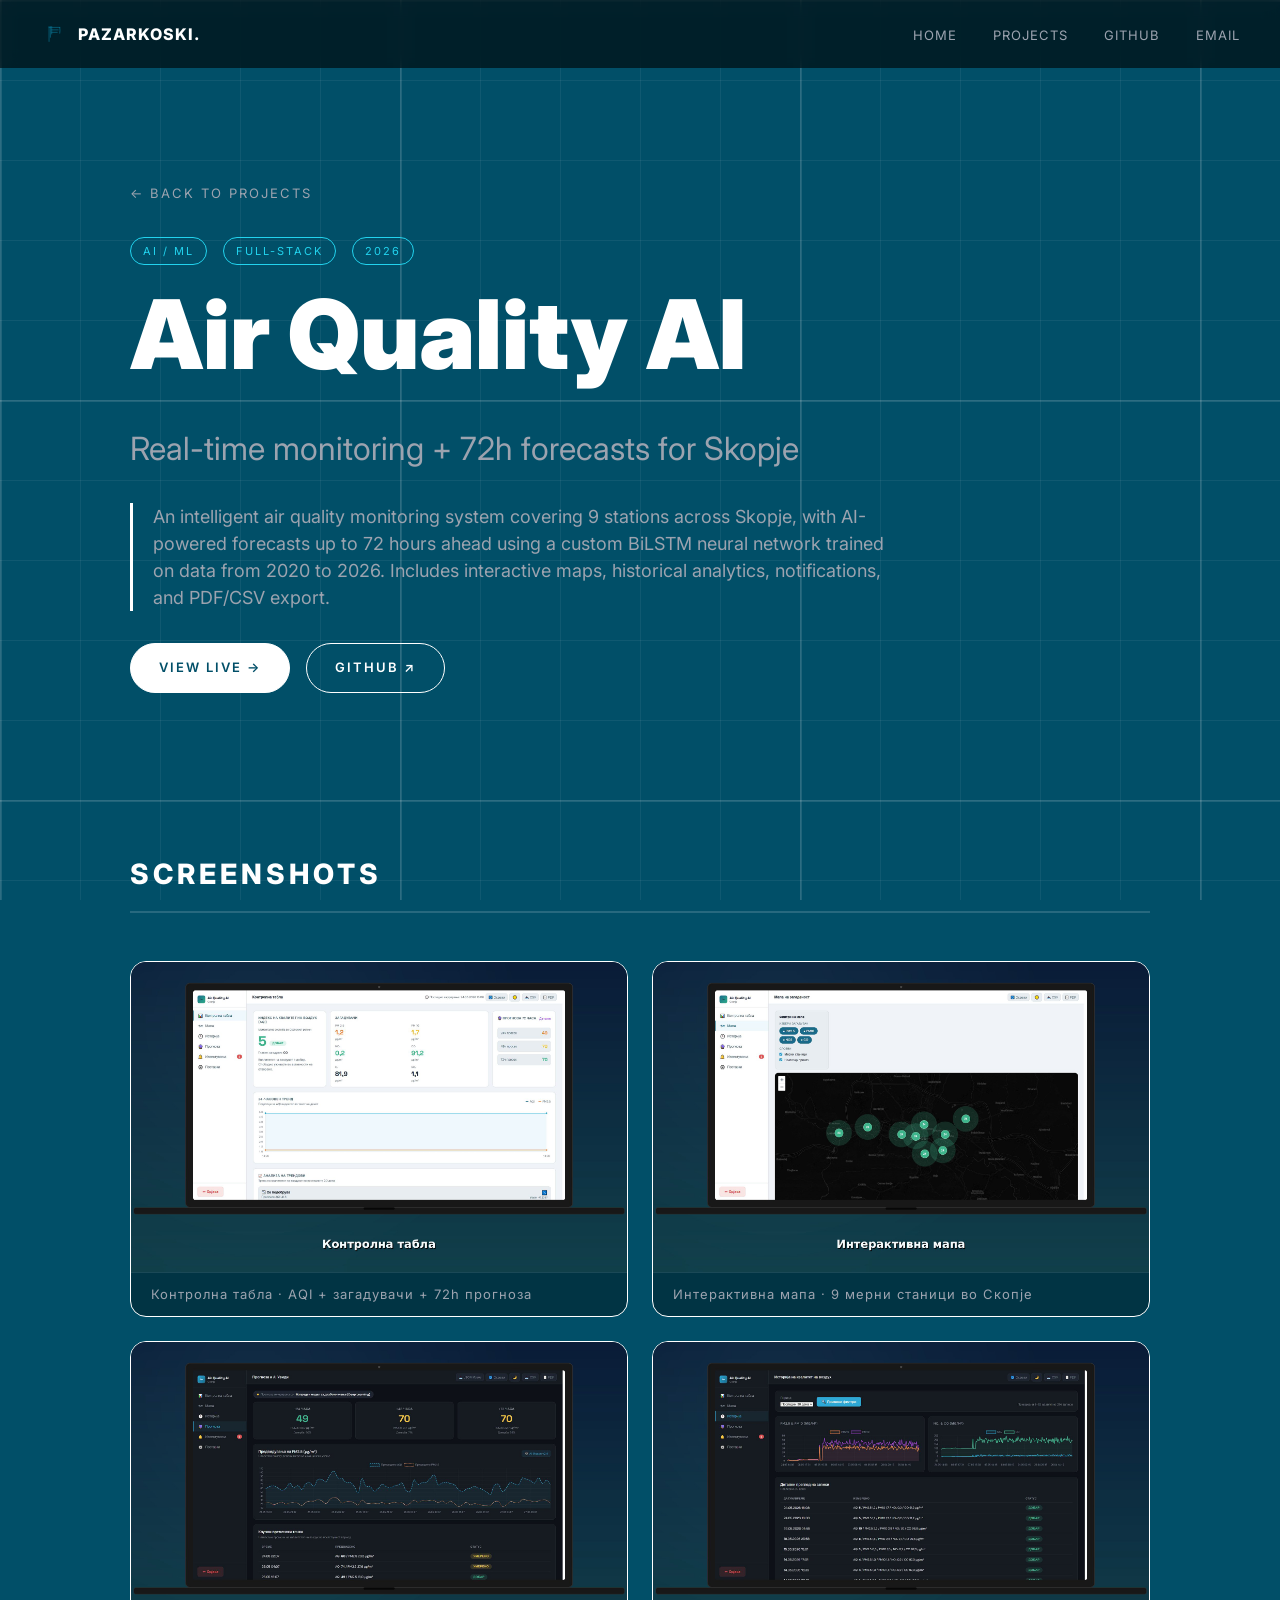
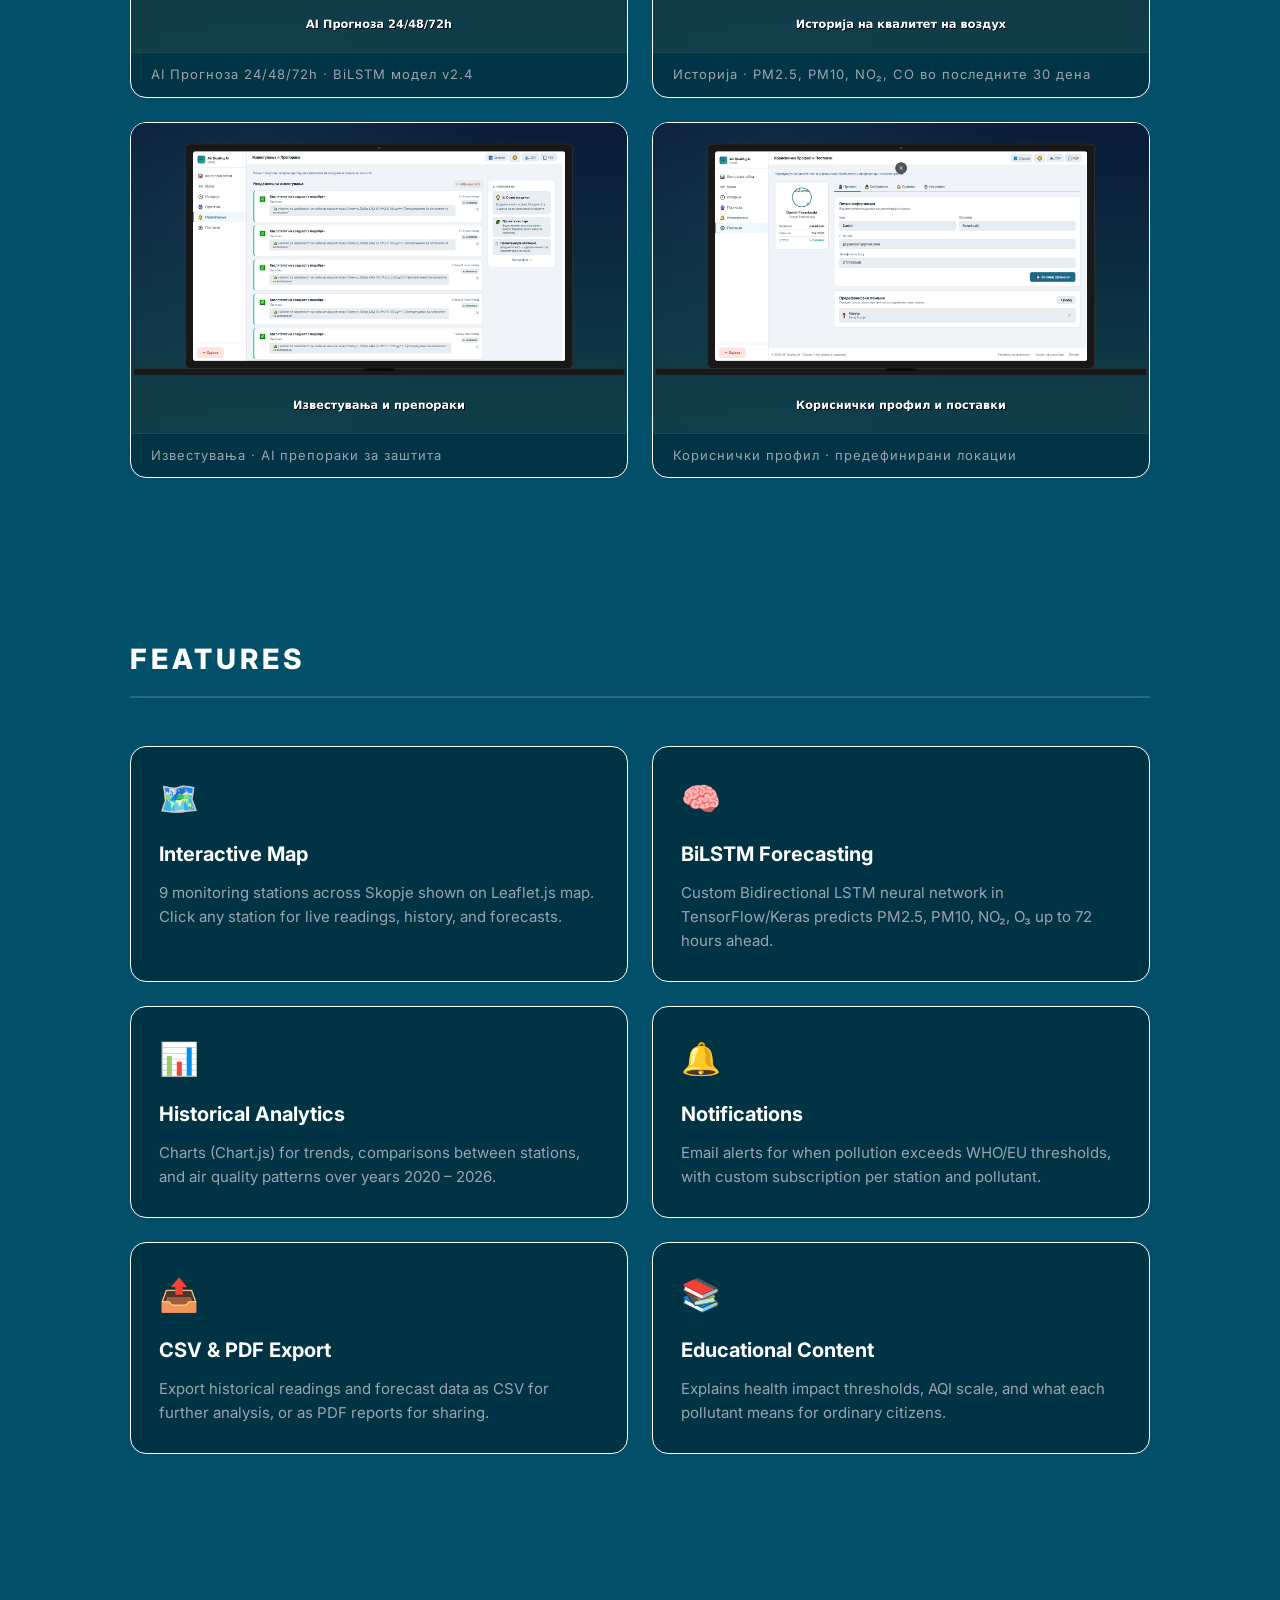
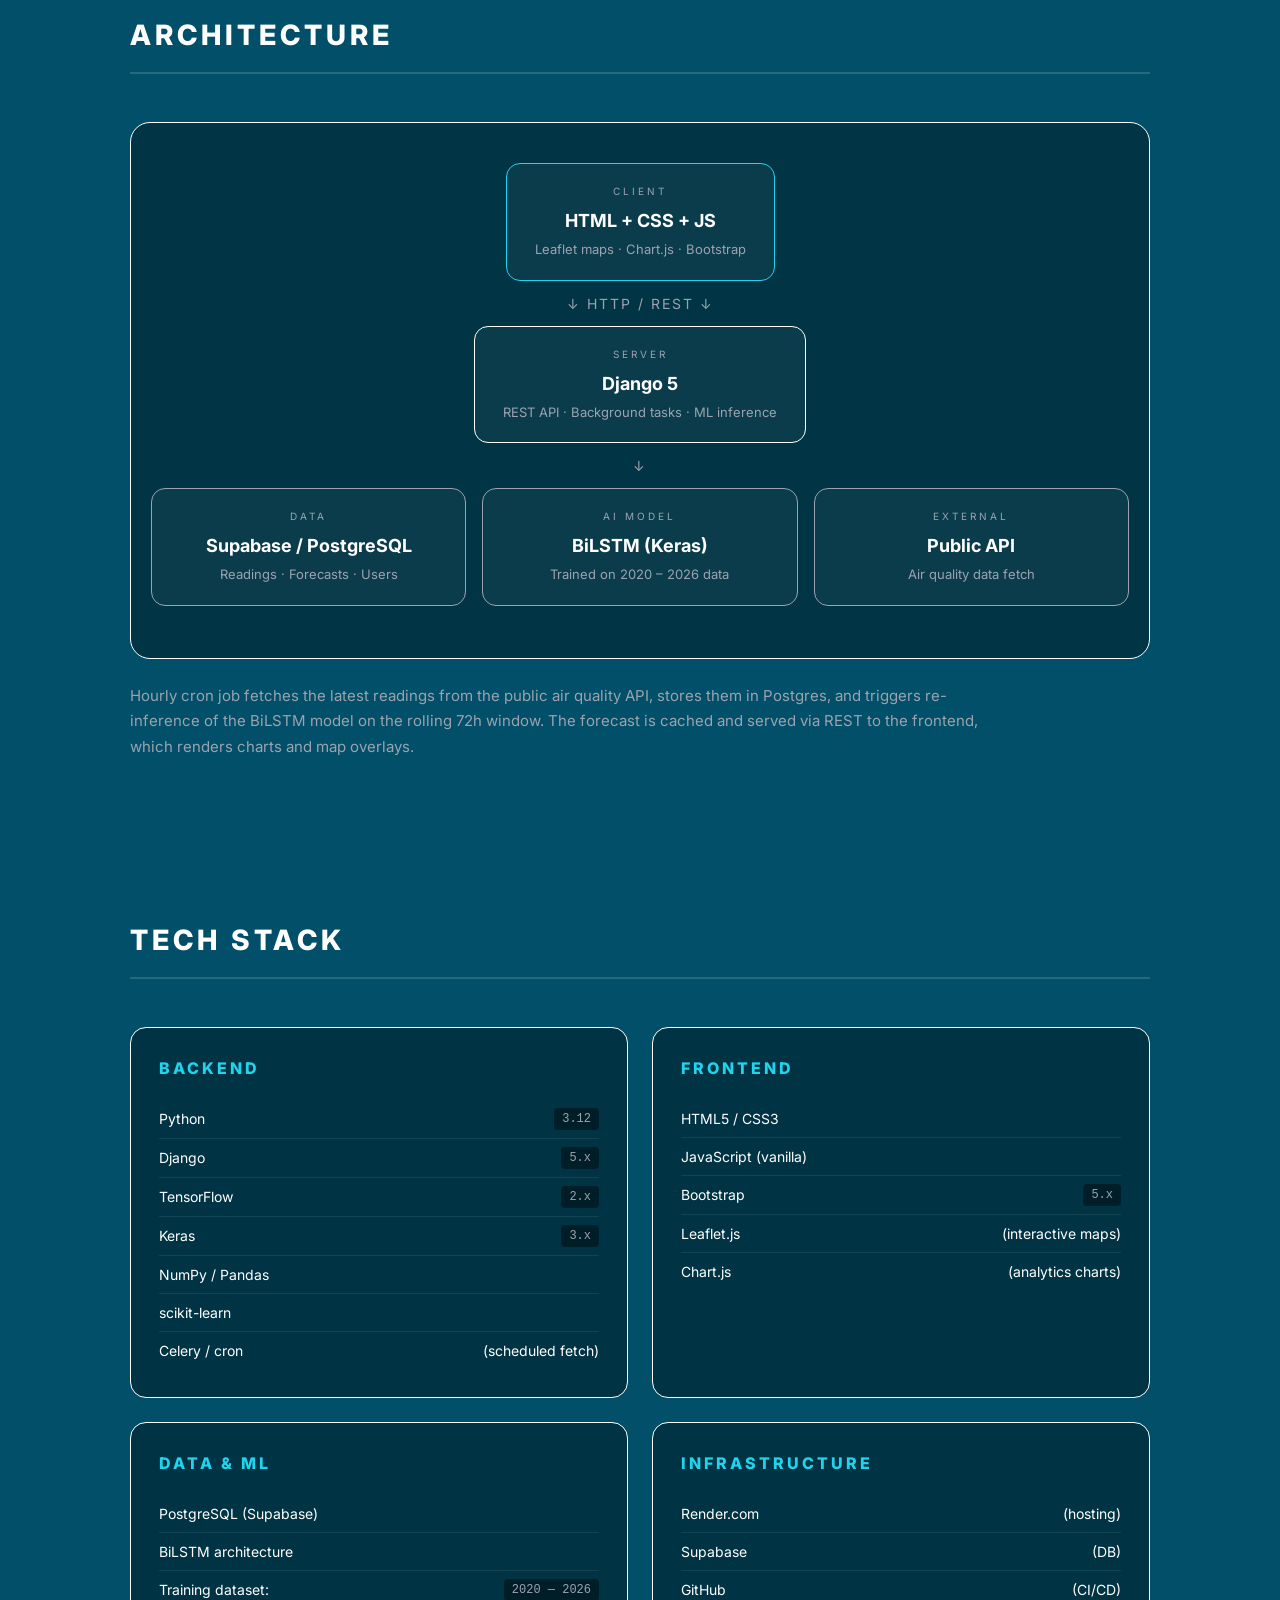
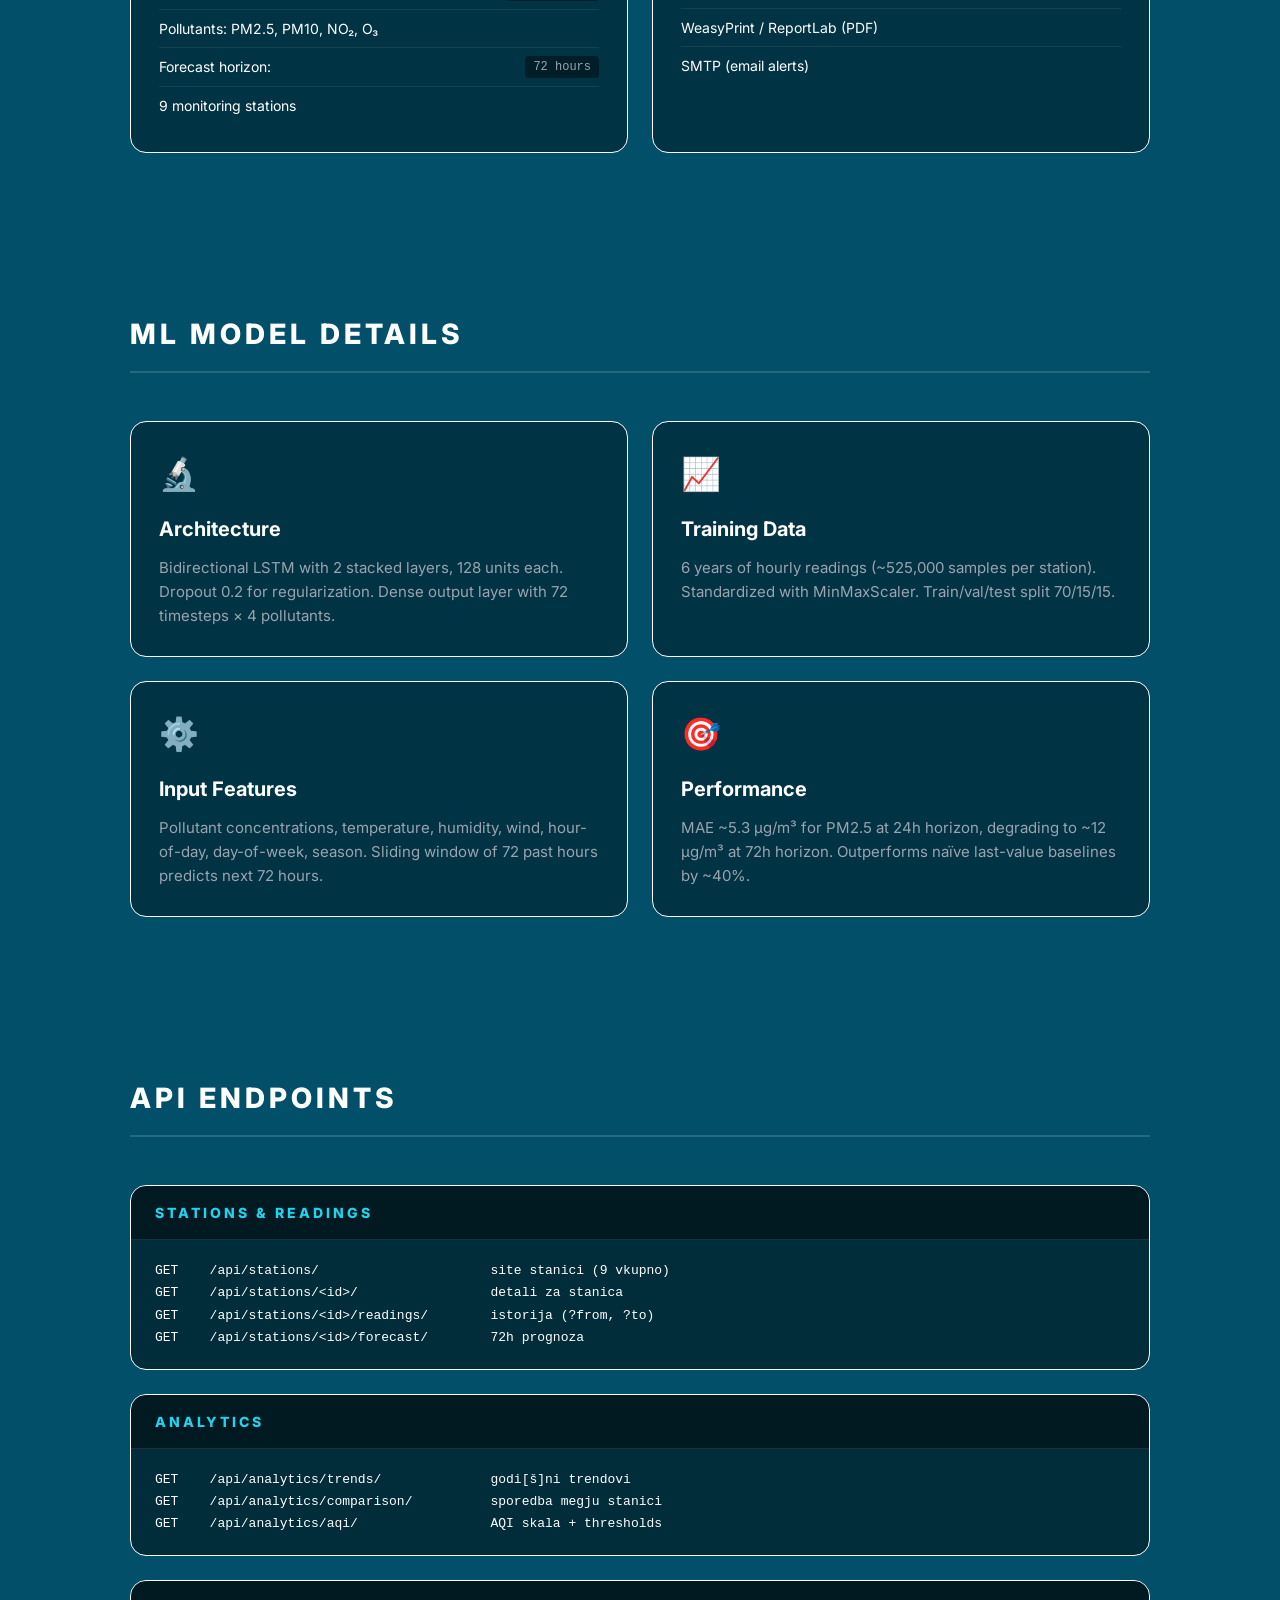
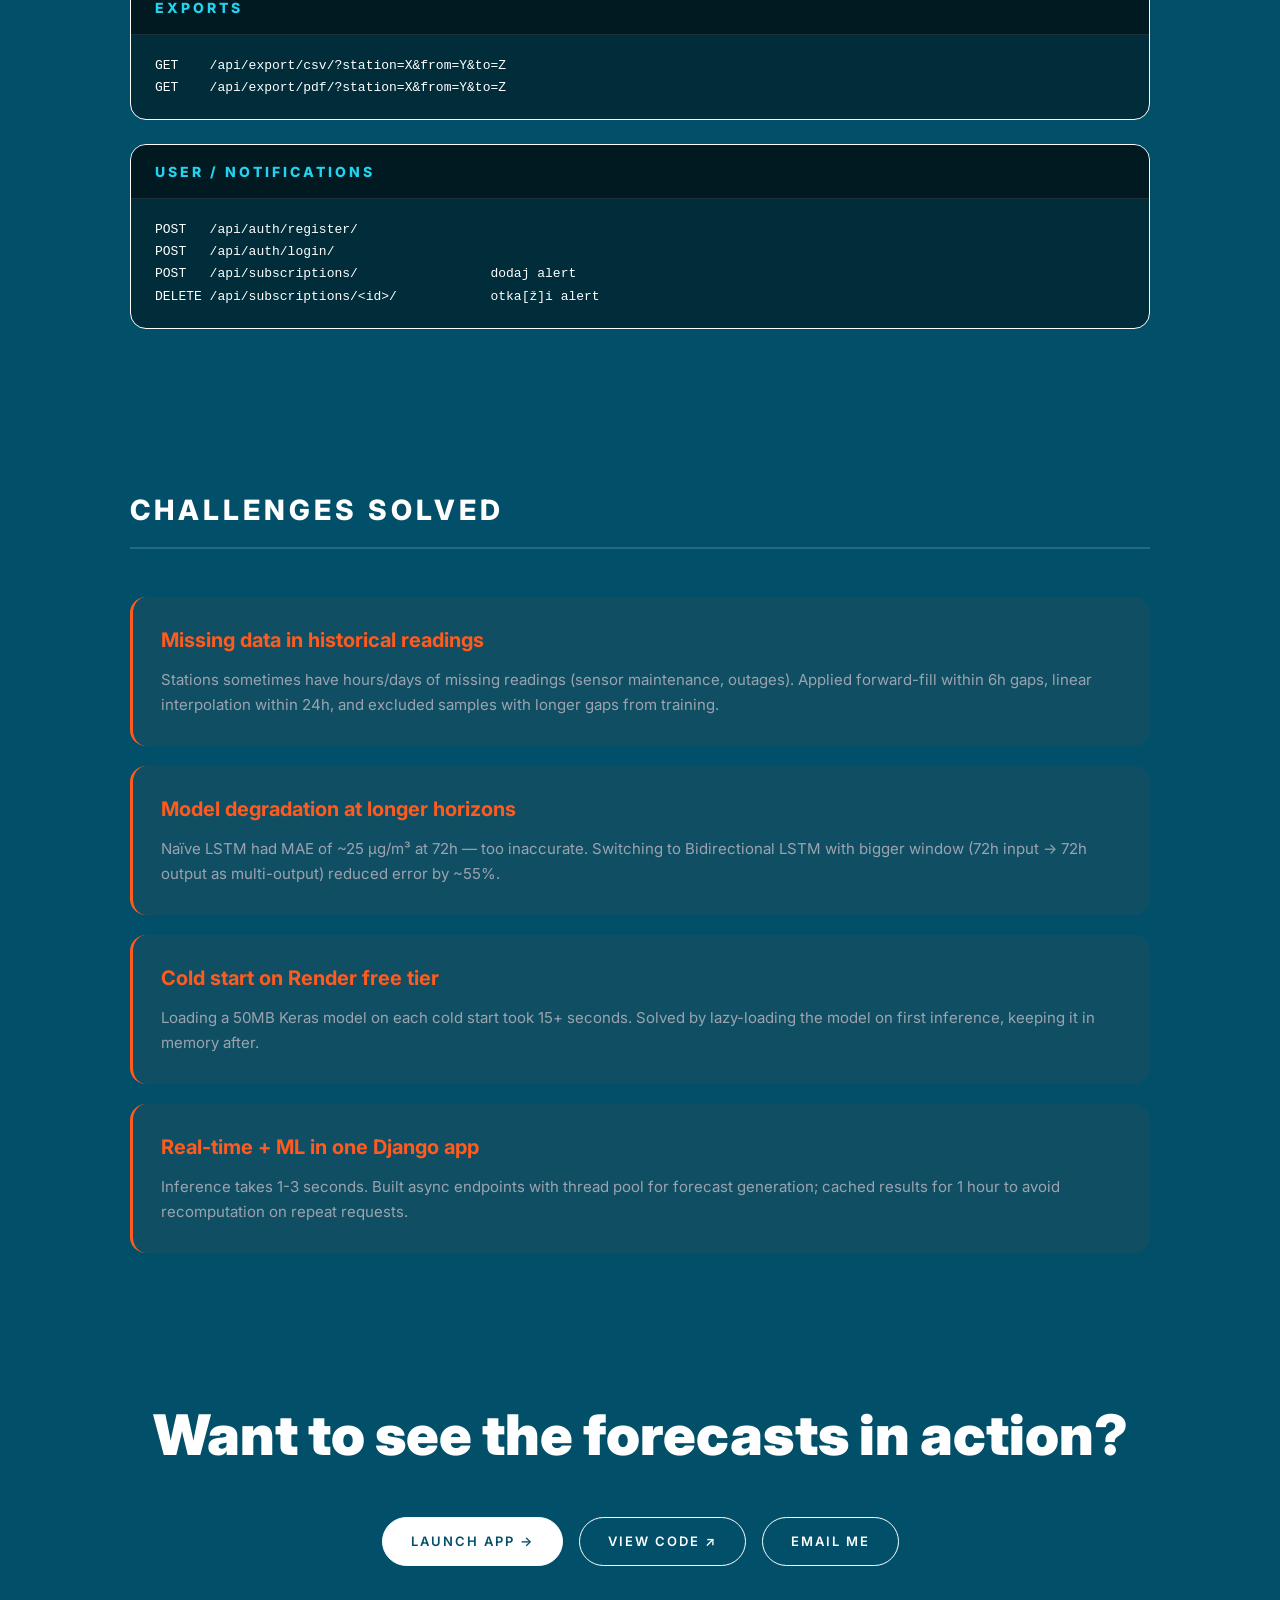
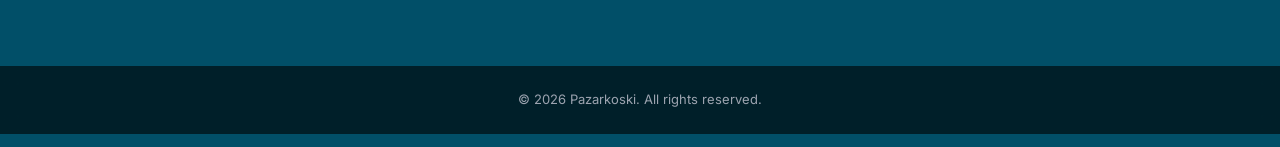
<file: projects/air-quality.html>
<!DOCTYPE html>
<html lang="en">
<head>
  <meta charset="UTF-8" />
  <title>Air Quality AI · Pazarkoski.</title>
  <meta name="viewport" content="width=device-width, initial-scale=1.0" />
  <meta name="description" content="Air Quality AI for Skopje — real-time monitoring + 72h BiLSTM forecasts.">
  <link rel="icon" type="image/svg+xml" href="../photos/c4_logo.svg">
  <link rel="alternate icon" type="image/png" href="../photos/c4_favicon_64.png">
  <link href="https://fonts.googleapis.com/css2?family=Inter:wght@300;400;600;800;900&display=swap" rel="stylesheet">
  <link rel="stylesheet" href="project-detail.css">
</head>
<body>

<header>
  <a href="../index.html" class="logo"><img src="../photos/c4_logo.svg" alt="Pazarkoski logo"/><span>PAZARKOSKI.</span></a>
  <nav>
    <a href="../index.html">HOME</a>
    <a href="../index.html#projects">PROJECTS</a>
    <a href="https://github.com/Pazarkoskid">GITHUB</a>
    <a href="mailto:pazarkoskidaniel123@gmail.com">EMAIL</a>
  </nav>
</header>

<main>

  <!-- ===== HERO ===== -->
  <section class="page-intro">
    <a href="../index.html" class="back-link">← BACK TO PROJECTS</a>
    <div class="project-meta">
      <span>AI / ML</span>
      <span>FULL-STACK</span>
      <span>2026</span>
    </div>
    <h1>Air Quality AI<br><span class="subtitle">Real-time monitoring + 72h forecasts for Skopje</span></h1>
    <p>
      An intelligent air quality monitoring system covering 9 stations across Skopje,
      with AI-powered forecasts up to 72 hours ahead using a custom BiLSTM neural network
      trained on data from 2020 to 2026. Includes interactive maps, historical analytics,
      notifications, and PDF/CSV export.
    </p>

    <div class="cta-links">
      <a href="https://air-quality-skopje.onrender.com" target="_blank" rel="noopener" class="cta-btn primary">VIEW LIVE →</a>
      <a href="https://github.com/Pazarkoskid/Tim20-Air-Quality" target="_blank" rel="noopener" class="cta-btn">GITHUB ↗</a>
    </div>
  </section>

  <!-- ===== SCREENSHOTS ===== -->
  <section class="block">
    <h2 class="title-label">SCREENSHOTS</h2>

    <div class="screenshot-grid">
      <a href="#aq1" class="screenshot-card">
        <img src="images/air-quality/aq_laptop_01.png" alt="Контролна табла">
        <div class="screenshot-caption">Контролна табла · AQI + загадувачи + 72h прогноза</div>
      </a>

      <a href="#aq2" class="screenshot-card">
        <img src="images/air-quality/aq_laptop_02.png" alt="Интерактивна мапа">
        <div class="screenshot-caption">Интерактивна мапа · 9 мерни станици во Скопје</div>
      </a>

      <a href="#aq3" class="screenshot-card">
        <img src="images/air-quality/aq_laptop_04.png" alt="AI Прогноза 24/48/72h">
        <div class="screenshot-caption">AI Прогноза 24/48/72h · BiLSTM модел v2.4</div>
      </a>

      <a href="#aq4" class="screenshot-card">
        <img src="images/air-quality/aq_laptop_03.png" alt="Историја">
        <div class="screenshot-caption">Историја · PM2.5, PM10, NO₂, CO во последните 30 дена</div>
      </a>

      <a href="#aq5" class="screenshot-card">
        <img src="images/air-quality/aq_laptop_05.png" alt="Interactive map">

        <div class="screenshot-caption">Известувања · AI препораки за заштита</div>
      </a>

      <a href="#aq6" class="screenshot-card">
        <img src="images/air-quality/aq_laptop_06.png" alt="Кориснички профил">
        <div class="screenshot-caption">Кориснички профил · предефинирани локации</div>
      </a>
    </div>

    <!-- Lightboxes -->
    <div id="aq1" class="lightbox"><a href="#"><img src="images/air-quality/aq_laptop_06.png" alt=""></a></div>
    <div id="aq2" class="lightbox"><a href="#"><img src="images/air-quality/aq_laptop_05.png" alt=""></a></div>
    <div id="aq3" class="lightbox"><a href="#"><img src="images/air-quality/aq_laptop_03.png" alt=""></a></div>
    <div id="aq4" class="lightbox"><a href="#"><img src="images/air-quality/aq_laptop_04.png" alt=""></a></div>
    <div id="aq5" class="lightbox"><a href="#"><img src="images/air-quality/aq_laptop_02.png" alt=""></a></div>
    <div id="aq6" class="lightbox"><a href="#"><img src="images/air-quality/aq_laptop_01.png" alt=""></a></div>
  </section>

  <!-- ===== FEATURES ===== -->
  <section class="block">
    <h2 class="title-label">FEATURES</h2>

    <div class="feature-grid">
      <div class="feature">
        <div class="feature-icon">🗺️</div>
        <h3>Interactive Map</h3>
        <p>9 monitoring stations across Skopje shown on Leaflet.js map. Click any station for live readings, history, and forecasts.</p>
      </div>

      <div class="feature">
        <div class="feature-icon">🧠</div>
        <h3>BiLSTM Forecasting</h3>
        <p>Custom Bidirectional LSTM neural network in TensorFlow/Keras predicts PM2.5, PM10, NO₂, O₃ up to 72 hours ahead.</p>
      </div>

      <div class="feature">
        <div class="feature-icon">📊</div>
        <h3>Historical Analytics</h3>
        <p>Charts (Chart.js) for trends, comparisons between stations, and air quality patterns over years 2020 – 2026.</p>
      </div>

      <div class="feature">
        <div class="feature-icon">🔔</div>
        <h3>Notifications</h3>
        <p>Email alerts for when pollution exceeds WHO/EU thresholds, with custom subscription per station and pollutant.</p>
      </div>

      <div class="feature">
        <div class="feature-icon">📤</div>
        <h3>CSV & PDF Export</h3>
        <p>Export historical readings and forecast data as CSV for further analysis, or as PDF reports for sharing.</p>
      </div>

      <div class="feature">
        <div class="feature-icon">📚</div>
        <h3>Educational Content</h3>
        <p>Explains health impact thresholds, AQI scale, and what each pollutant means for ordinary citizens.</p>
      </div>
    </div>
  </section>

  <!-- ===== ARCHITECTURE ===== -->
  <section class="block">
    <h2 class="title-label">ARCHITECTURE</h2>

    <div class="arch-diagram">
      <div class="arch-row">
        <div class="arch-node client">
          <div class="arch-node-label">CLIENT</div>
          <div class="arch-node-title">HTML + CSS + JS</div>
          <div class="arch-node-desc">Leaflet maps · Chart.js · Bootstrap</div>
        </div>
      </div>

      <div class="arch-arrow">↓ HTTP / REST ↓</div>

      <div class="arch-row">
        <div class="arch-node server">
          <div class="arch-node-label">SERVER</div>
          <div class="arch-node-title">Django 5</div>
          <div class="arch-node-desc">REST API · Background tasks · ML inference</div>
        </div>
      </div>

      <div class="arch-arrow">↓</div>

      <div class="arch-row arch-row-3">
        <div class="arch-node db">
          <div class="arch-node-label">DATA</div>
          <div class="arch-node-title">Supabase / PostgreSQL</div>
          <div class="arch-node-desc">Readings · Forecasts · Users</div>
        </div>
        <div class="arch-node ai">
          <div class="arch-node-label">AI MODEL</div>
          <div class="arch-node-title">BiLSTM (Keras)</div>
          <div class="arch-node-desc">Trained on 2020 – 2026 data</div>
        </div>
        <div class="arch-node files">
          <div class="arch-node-label">EXTERNAL</div>
          <div class="arch-node-title">Public API</div>
          <div class="arch-node-desc">Air quality data fetch</div>
        </div>
      </div>
    </div>

    <p class="arch-note">
      Hourly cron job fetches the latest readings from the public air quality API,
      stores them in Postgres, and triggers re-inference of the BiLSTM model
      on the rolling 72h window. The forecast is cached and served via REST to the frontend,
      which renders charts and map overlays.
    </p>
  </section>

  <!-- ===== TECH STACK ===== -->
  <section class="block">
    <h2 class="title-label">TECH STACK</h2>

    <div class="stack-grid">
      <div class="stack-card">
        <h3>BACKEND</h3>
        <ul>
          <li><span>Python</span> <code>3.12</code></li>
          <li><span>Django</span> <code>5.x</code></li>
          <li><span>TensorFlow</span> <code>2.x</code></li>
          <li><span>Keras</span> <code>3.x</code></li>
          <li><span>NumPy / Pandas</span></li>
          <li><span>scikit-learn</span></li>
          <li><span>Celery / cron</span> (scheduled fetch)</li>
        </ul>
      </div>

      <div class="stack-card">
        <h3>FRONTEND</h3>
        <ul>
          <li><span>HTML5 / CSS3</span></li>
          <li><span>JavaScript (vanilla)</span></li>
          <li><span>Bootstrap</span> <code>5.x</code></li>
          <li><span>Leaflet.js</span> (interactive maps)</li>
          <li><span>Chart.js</span> (analytics charts)</li>
        </ul>
      </div>

      <div class="stack-card">
        <h3>DATA & ML</h3>
        <ul>
          <li><span>PostgreSQL (Supabase)</span></li>
          <li><span>BiLSTM architecture</span></li>
          <li>Training dataset: <code>2020 — 2026</code></li>
          <li>Pollutants: PM2.5, PM10, NO₂, O₃</li>
          <li>Forecast horizon: <code>72 hours</code></li>
          <li>9 monitoring stations</li>
        </ul>
      </div>

      <div class="stack-card">
        <h3>INFRASTRUCTURE</h3>
        <ul>
          <li><span>Render.com</span> (hosting)</li>
          <li><span>Supabase</span> (DB)</li>
          <li><span>GitHub</span> (CI/CD)</li>
          <li>WeasyPrint / ReportLab (PDF)</li>
          <li>SMTP (email alerts)</li>
        </ul>
      </div>
    </div>
  </section>

  <!-- ===== MODEL DETAILS ===== -->
  <section class="block">
    <h2 class="title-label">ML MODEL DETAILS</h2>

    <div class="feature-grid">
      <div class="feature">
        <div class="feature-icon">🔬</div>
        <h3>Architecture</h3>
        <p>Bidirectional LSTM with 2 stacked layers, 128 units each. Dropout 0.2 for regularization. Dense output layer with 72 timesteps × 4 pollutants.</p>
      </div>

      <div class="feature">
        <div class="feature-icon">📈</div>
        <h3>Training Data</h3>
        <p>6 years of hourly readings (~525,000 samples per station). Standardized with MinMaxScaler. Train/val/test split 70/15/15.</p>
      </div>

      <div class="feature">
        <div class="feature-icon">⚙️</div>
        <h3>Input Features</h3>
        <p>Pollutant concentrations, temperature, humidity, wind, hour-of-day, day-of-week, season. Sliding window of 72 past hours predicts next 72 hours.</p>
      </div>

      <div class="feature">
        <div class="feature-icon">🎯</div>
        <h3>Performance</h3>
        <p>MAE ~5.3 μg/m³ for PM2.5 at 24h horizon, degrading to ~12 μg/m³ at 72h horizon. Outperforms naïve last-value baselines by ~40%.</p>
      </div>
    </div>
  </section>

  <!-- ===== API ENDPOINTS ===== -->
  <section class="block">
    <h2 class="title-label">API ENDPOINTS</h2>

    <div class="api-grid">
      <div class="api-group">
        <h3>STATIONS & READINGS</h3>
<pre><code>GET    /api/stations/                      site stanici (9 vkupno)
GET    /api/stations/&lt;id&gt;/                 detali za stanica
GET    /api/stations/&lt;id&gt;/readings/        istorija (?from, ?to)
GET    /api/stations/&lt;id&gt;/forecast/        72h prognoza</code></pre>
      </div>

      <div class="api-group">
        <h3>ANALYTICS</h3>
<pre><code>GET    /api/analytics/trends/              godi[š]ni trendovi
GET    /api/analytics/comparison/          sporedba megju stanici
GET    /api/analytics/aqi/                 AQI skala + thresholds</code></pre>
      </div>

      <div class="api-group">
        <h3>EXPORTS</h3>
<pre><code>GET    /api/export/csv/?station=X&from=Y&to=Z
GET    /api/export/pdf/?station=X&from=Y&to=Z</code></pre>
      </div>

      <div class="api-group">
        <h3>USER / NOTIFICATIONS</h3>
<pre><code>POST   /api/auth/register/
POST   /api/auth/login/
POST   /api/subscriptions/                 dodaj alert
DELETE /api/subscriptions/&lt;id&gt;/            otka[ž]i alert</code></pre>
      </div>
    </div>
  </section>

  <!-- ===== CHALLENGES ===== -->
  <section class="block">
    <h2 class="title-label">CHALLENGES SOLVED</h2>

    <div class="challenge-list">
      <div class="challenge">
        <h3>Missing data in historical readings</h3>
        <p>Stations sometimes have hours/days of missing readings (sensor maintenance, outages). Applied forward-fill within 6h gaps, linear interpolation within 24h, and excluded samples with longer gaps from training.</p>
      </div>

      <div class="challenge">
        <h3>Model degradation at longer horizons</h3>
        <p>Naïve LSTM had MAE of ~25 μg/m³ at 72h — too inaccurate. Switching to Bidirectional LSTM with bigger window (72h input → 72h output as multi-output) reduced error by ~55%.</p>
      </div>

      <div class="challenge">
        <h3>Cold start on Render free tier</h3>
        <p>Loading a 50MB Keras model on each cold start took 15+ seconds. Solved by lazy-loading the model on first inference, keeping it in memory after.</p>
      </div>

      <div class="challenge">
        <h3>Real-time + ML in one Django app</h3>
        <p>Inference takes 1-3 seconds. Built async endpoints with thread pool for forecast generation; cached results for 1 hour to avoid recomputation on repeat requests.</p>
      </div>
    </div>
  </section>

  <!-- ===== CTA ===== -->
  <section class="block end-cta">
    <h2>Want to see the forecasts in action?</h2>
    <div class="cta-links">
      <a href="https://air-quality-skopje.onrender.com" target="_blank" rel="noopener" class="cta-btn primary">LAUNCH APP →</a>
      <a href="https://github.com/Pazarkoskid/Tim20-Air-Quality" target="_blank" rel="noopener" class="cta-btn">VIEW CODE ↗</a>
      <a href="mailto:pazarkoskidaniel123@gmail.com" class="cta-btn">EMAIL ME</a>
    </div>
  </section>

  <footer>
    © 2026 Pazarkoski. All rights reserved.
  </footer>
</main>

</body>
</html>
</file>
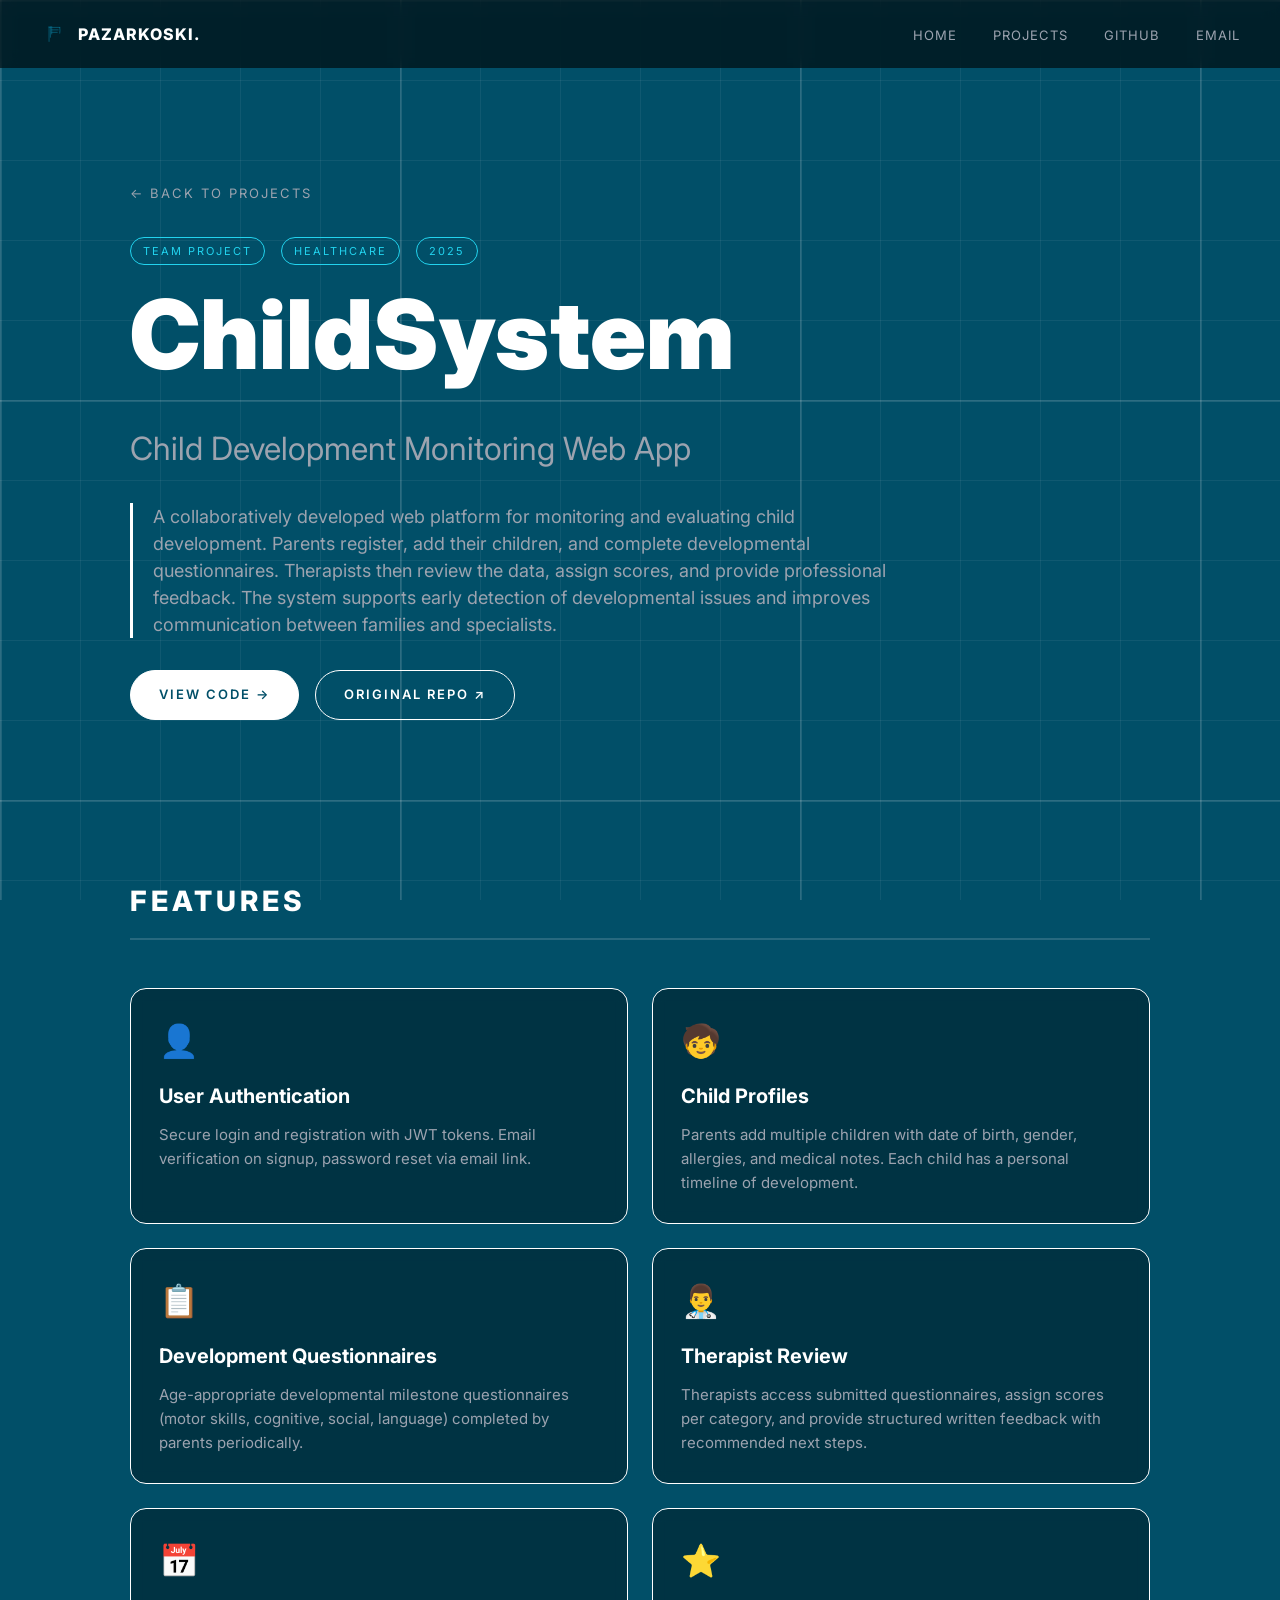
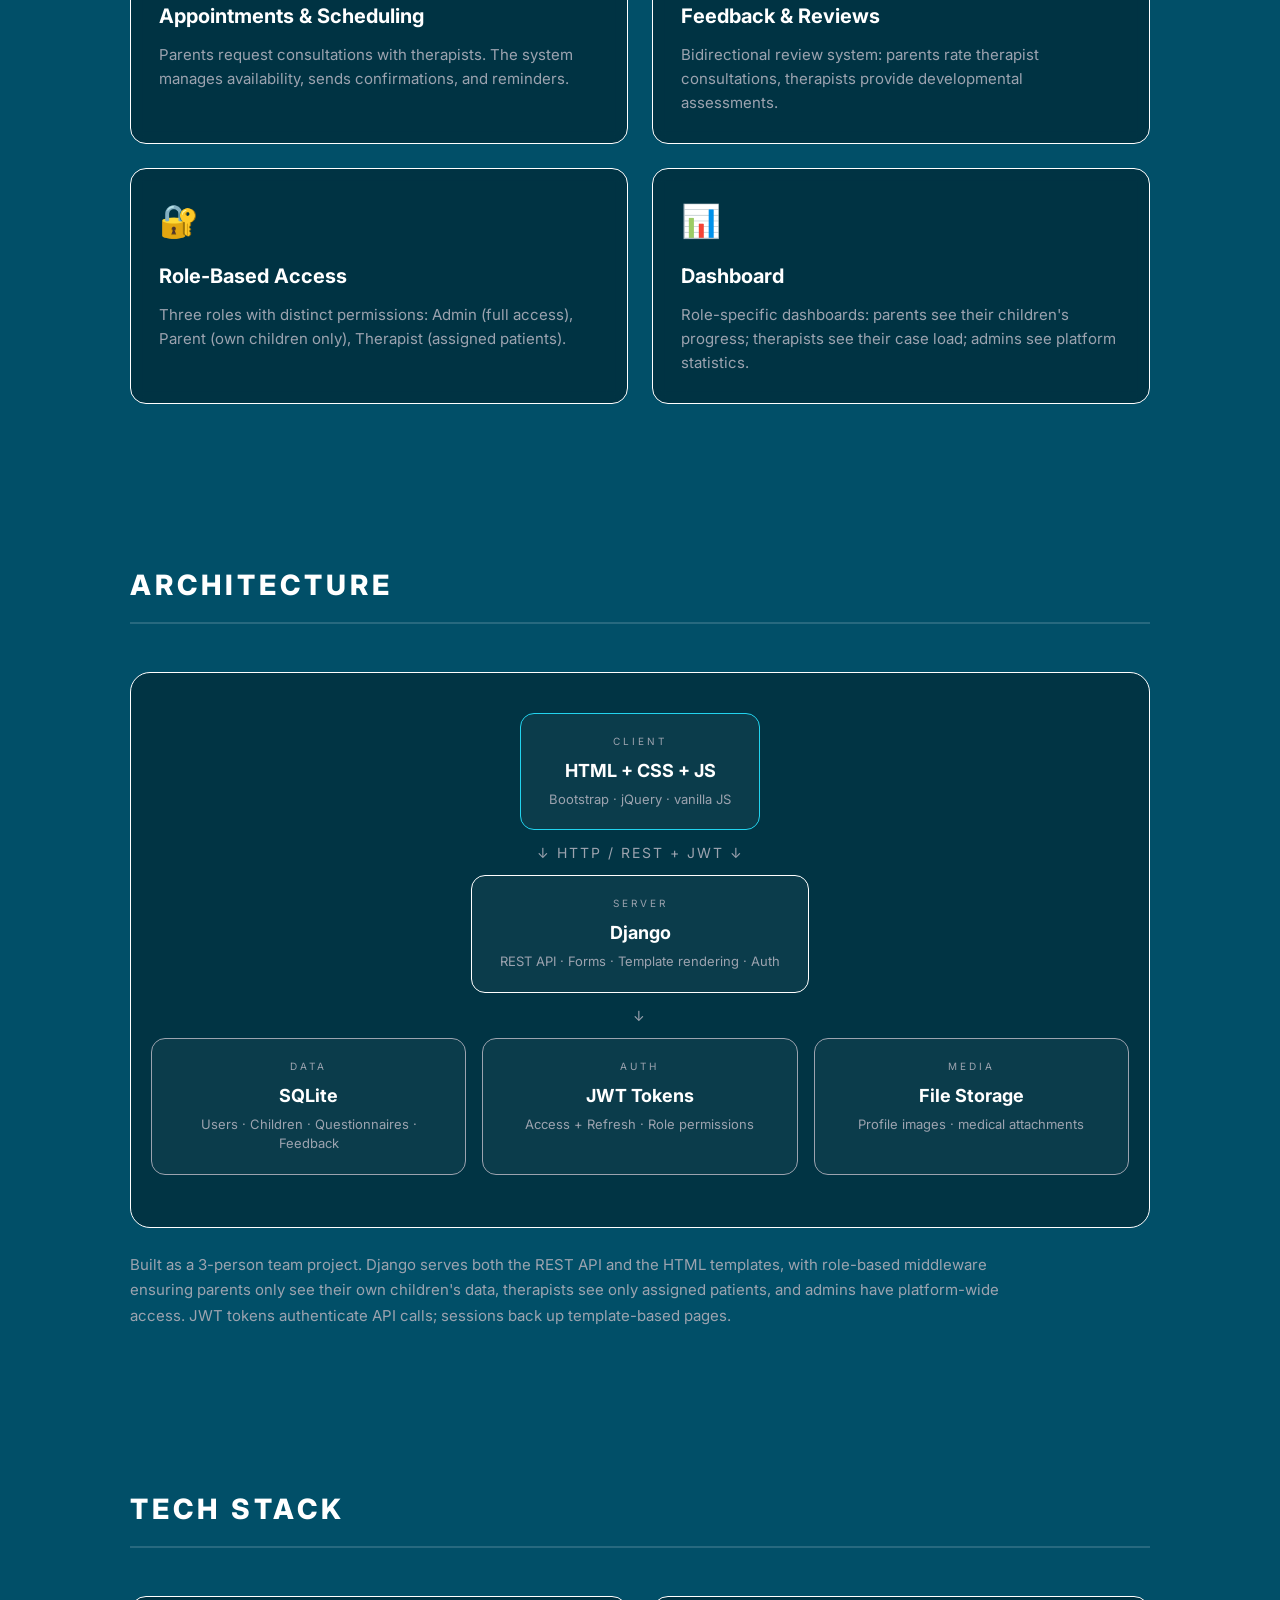
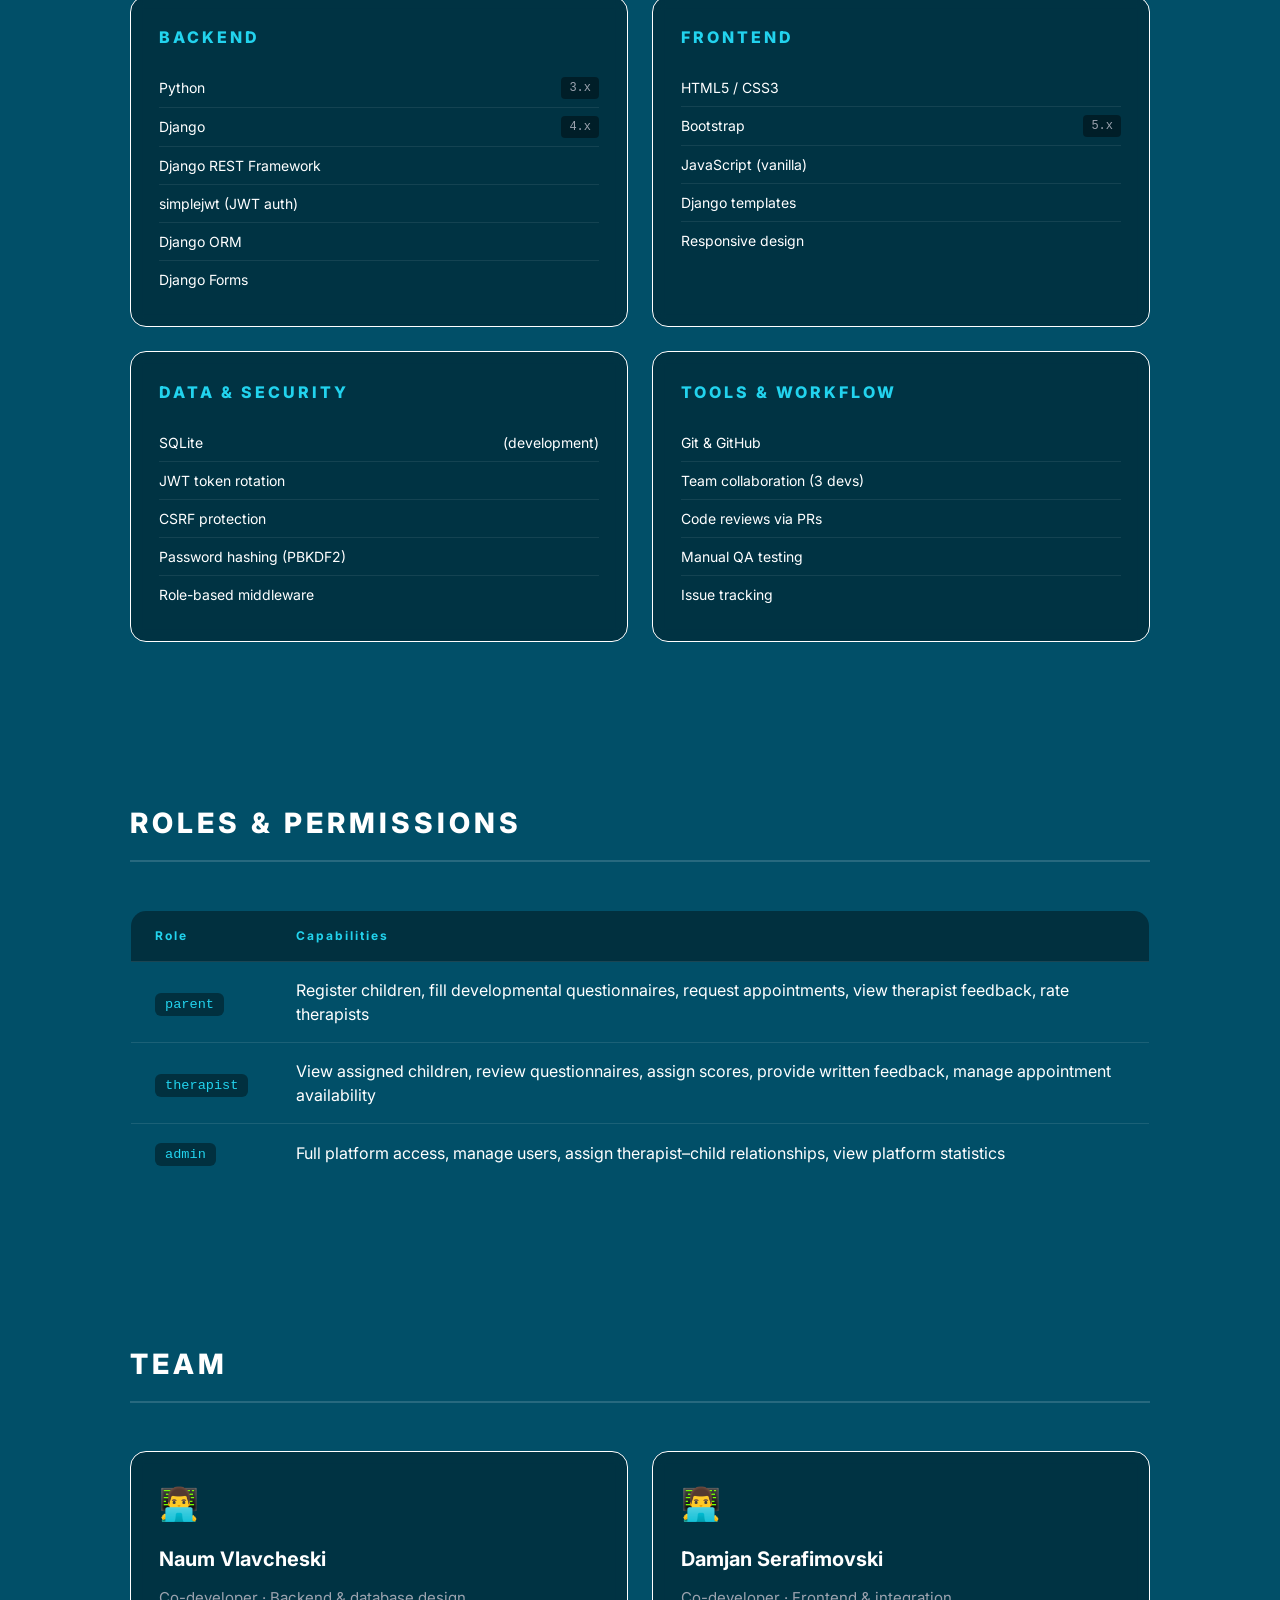
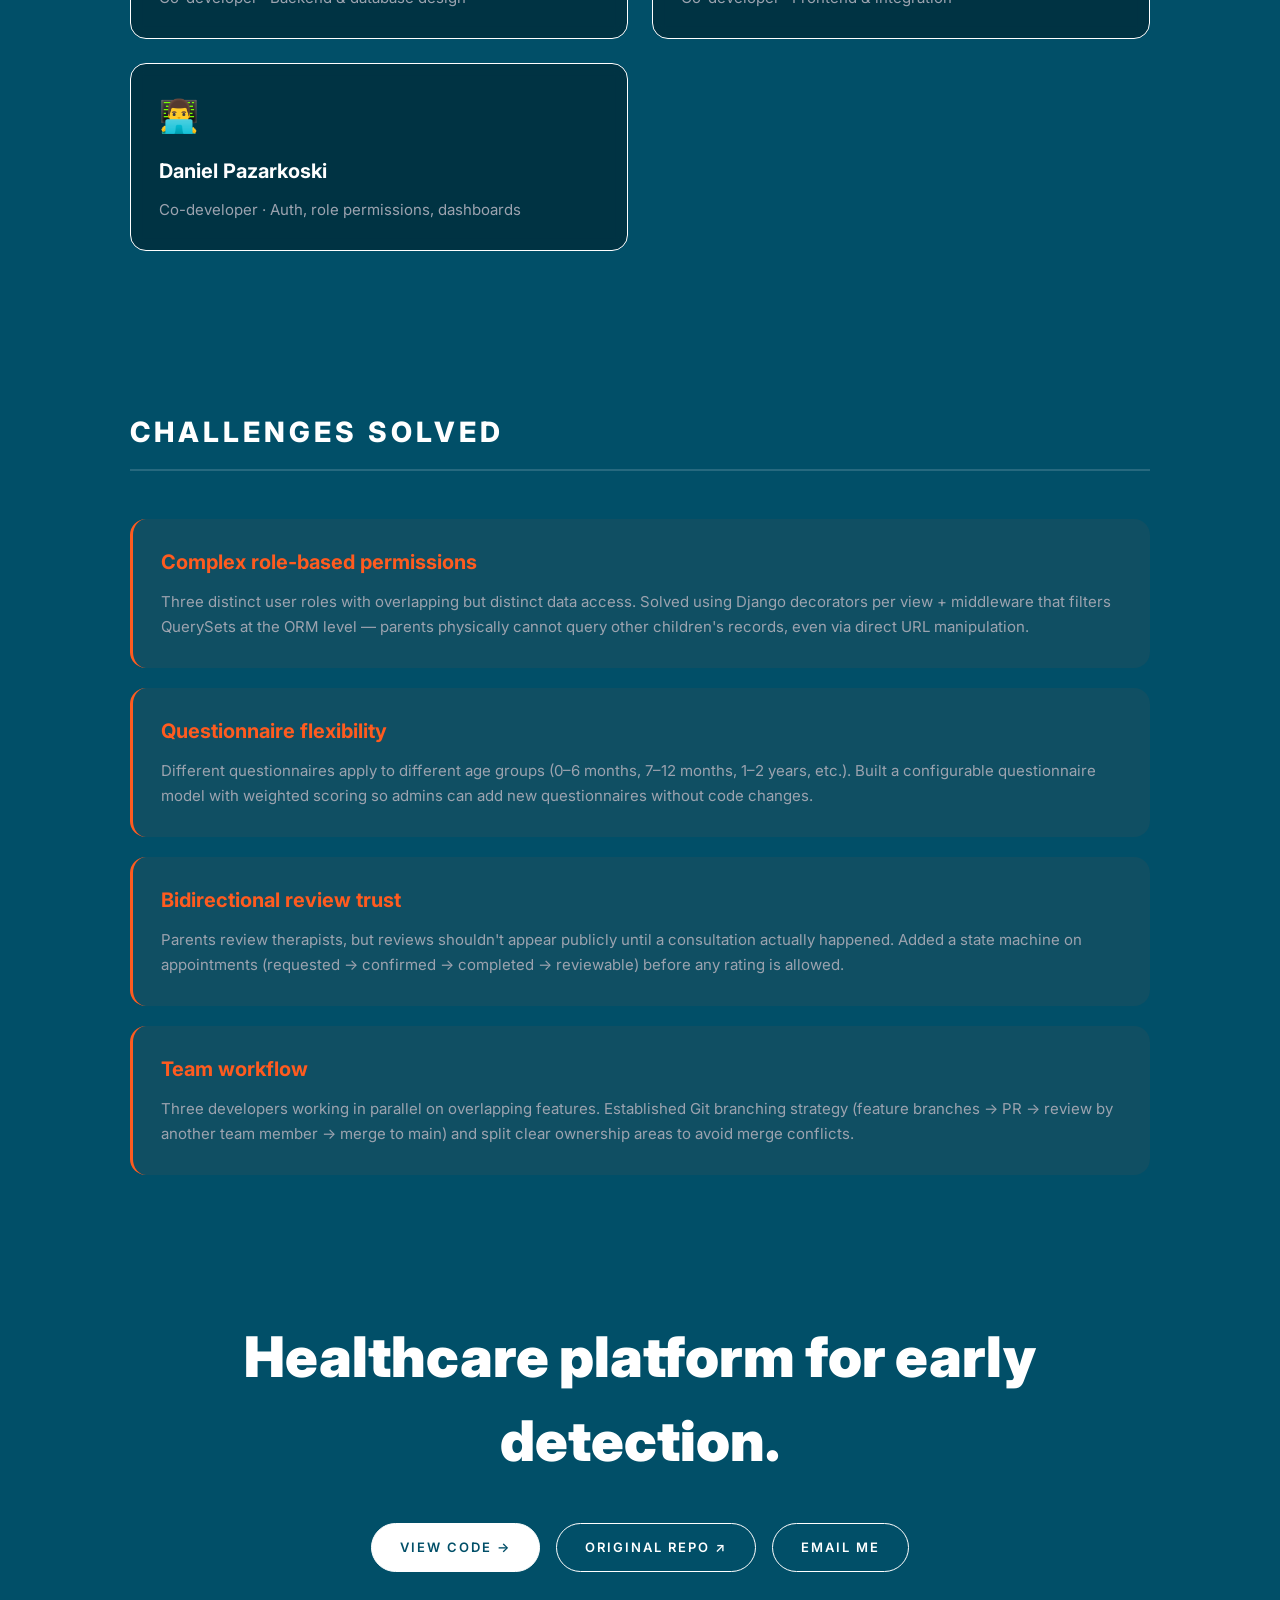
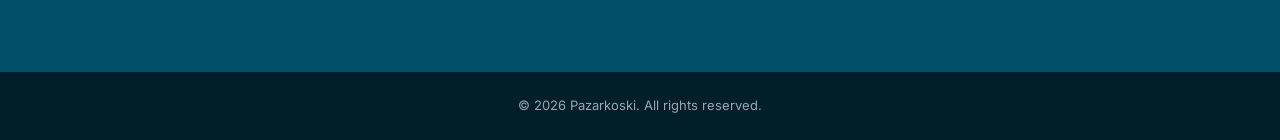
<file: projects/child-system.html>
<!DOCTYPE html>
<html lang="en">
<head>
  <meta charset="UTF-8" />
  <title>ChildSystem · Pazarkoski.</title>
  <meta name="viewport" content="width=device-width, initial-scale=1.0" />
  <meta name="description" content="ChildSystem — collaborative web app for monitoring and evaluating child development. Built with Django, Bootstrap, and JWT auth.">
  <link rel="icon" type="image/svg+xml" href="../photos/c4_logo.svg">
  <link rel="alternate icon" type="image/png" href="../photos/c4_favicon_64.png">
  <link href="https://fonts.googleapis.com/css2?family=Inter:wght@300;400;600;800;900&display=swap" rel="stylesheet">
  <link rel="stylesheet" href="project-detail.css">
</head>
<body>

<header>
  <a href="../index.html" class="logo"><img src="../photos/c4_logo.svg" alt="Pazarkoski logo"/><span>PAZARKOSKI.</span></a>
  <nav>
    <a href="../index.html">HOME</a>
    <a href="../index.html#projects">PROJECTS</a>
    <a href="https://github.com/Pazarkoskid">GITHUB</a>
    <a href="mailto:pazarkoskidaniel123@gmail.com">EMAIL</a>
  </nav>
</header>

<main>

  <!-- ===== HERO ===== -->
  <section class="page-intro">
    <a href="../index.html" class="back-link">← BACK TO PROJECTS</a>
    <div class="project-meta">
      <span>TEAM PROJECT</span>
      <span>HEALTHCARE</span>
      <span>2025</span>
    </div>
    <h1>ChildSystem<br><span class="subtitle">Child Development Monitoring Web App</span></h1>
    <p>
      A collaboratively developed web platform for monitoring and evaluating child development.
      Parents register, add their children, and complete developmental questionnaires. Therapists then review the data,
      assign scores, and provide professional feedback. The system supports early detection of developmental issues
      and improves communication between families and specialists.
    </p>

    <div class="cta-links">
      <a href="https://github.com/Pazarkoskid/ChildSystem" target="_blank" rel="noopener" class="cta-btn primary">VIEW CODE →</a>
      <a href="https://github.com/NaumVlavceski/ChildSystem" target="_blank" rel="noopener" class="cta-btn">ORIGINAL REPO ↗</a>
    </div>
  </section>

  <!-- ===== FEATURES ===== -->
  <section class="block">
    <h2 class="title-label">FEATURES</h2>

    <div class="feature-grid">
      <div class="feature">
        <div class="feature-icon">👤</div>
        <h3>User Authentication</h3>
        <p>Secure login and registration with JWT tokens. Email verification on signup, password reset via email link.</p>
      </div>

      <div class="feature">
        <div class="feature-icon">🧒</div>
        <h3>Child Profiles</h3>
        <p>Parents add multiple children with date of birth, gender, allergies, and medical notes. Each child has a personal timeline of development.</p>
      </div>

      <div class="feature">
        <div class="feature-icon">📋</div>
        <h3>Development Questionnaires</h3>
        <p>Age-appropriate developmental milestone questionnaires (motor skills, cognitive, social, language) completed by parents periodically.</p>
      </div>

      <div class="feature">
        <div class="feature-icon">👨‍⚕️</div>
        <h3>Therapist Review</h3>
        <p>Therapists access submitted questionnaires, assign scores per category, and provide structured written feedback with recommended next steps.</p>
      </div>

      <div class="feature">
        <div class="feature-icon">📅</div>
        <h3>Appointments & Scheduling</h3>
        <p>Parents request consultations with therapists. The system manages availability, sends confirmations, and reminders.</p>
      </div>

      <div class="feature">
        <div class="feature-icon">⭐</div>
        <h3>Feedback & Reviews</h3>
        <p>Bidirectional review system: parents rate therapist consultations, therapists provide developmental assessments.</p>
      </div>

      <div class="feature">
        <div class="feature-icon">🔐</div>
        <h3>Role-Based Access</h3>
        <p>Three roles with distinct permissions: Admin (full access), Parent (own children only), Therapist (assigned patients).</p>
      </div>

      <div class="feature">
        <div class="feature-icon">📊</div>
        <h3>Dashboard</h3>
        <p>Role-specific dashboards: parents see their children's progress; therapists see their case load; admins see platform statistics.</p>
      </div>
    </div>
  </section>

  <!-- ===== ARCHITECTURE ===== -->
  <section class="block">
    <h2 class="title-label">ARCHITECTURE</h2>

    <div class="arch-diagram">
      <div class="arch-row">
        <div class="arch-node client">
          <div class="arch-node-label">CLIENT</div>
          <div class="arch-node-title">HTML + CSS + JS</div>
          <div class="arch-node-desc">Bootstrap · jQuery · vanilla JS</div>
        </div>
      </div>

      <div class="arch-arrow">↓ HTTP / REST + JWT ↓</div>

      <div class="arch-row">
        <div class="arch-node server">
          <div class="arch-node-label">SERVER</div>
          <div class="arch-node-title">Django</div>
          <div class="arch-node-desc">REST API · Forms · Template rendering · Auth</div>
        </div>
      </div>

      <div class="arch-arrow">↓</div>

      <div class="arch-row arch-row-3">
        <div class="arch-node db">
          <div class="arch-node-label">DATA</div>
          <div class="arch-node-title">SQLite</div>
          <div class="arch-node-desc">Users · Children · Questionnaires · Feedback</div>
        </div>
        <div class="arch-node ai">
          <div class="arch-node-label">AUTH</div>
          <div class="arch-node-title">JWT Tokens</div>
          <div class="arch-node-desc">Access + Refresh · Role permissions</div>
        </div>
        <div class="arch-node files">
          <div class="arch-node-label">MEDIA</div>
          <div class="arch-node-title">File Storage</div>
          <div class="arch-node-desc">Profile images · medical attachments</div>
        </div>
      </div>
    </div>

    <p class="arch-note">
      Built as a 3-person team project. Django serves both the REST API and the HTML templates,
      with role-based middleware ensuring parents only see their own children's data, therapists see only
      assigned patients, and admins have platform-wide access. JWT tokens authenticate API calls; sessions
      back up template-based pages.
    </p>
  </section>

  <!-- ===== TECH STACK ===== -->
  <section class="block">
    <h2 class="title-label">TECH STACK</h2>

    <div class="stack-grid">
      <div class="stack-card">
        <h3>BACKEND</h3>
        <ul>
          <li><span>Python</span> <code>3.x</code></li>
          <li><span>Django</span> <code>4.x</code></li>
          <li><span>Django REST Framework</span></li>
          <li><span>simplejwt (JWT auth)</span></li>
          <li><span>Django ORM</span></li>
          <li><span>Django Forms</span></li>
        </ul>
      </div>

      <div class="stack-card">
        <h3>FRONTEND</h3>
        <ul>
          <li><span>HTML5 / CSS3</span></li>
          <li><span>Bootstrap</span> <code>5.x</code></li>
          <li><span>JavaScript (vanilla)</span></li>
          <li><span>Django templates</span></li>
          <li><span>Responsive design</span></li>
        </ul>
      </div>

      <div class="stack-card">
        <h3>DATA & SECURITY</h3>
        <ul>
          <li><span>SQLite</span> (development)</li>
          <li>JWT token rotation</li>
          <li>CSRF protection</li>
          <li>Password hashing (PBKDF2)</li>
          <li>Role-based middleware</li>
        </ul>
      </div>

      <div class="stack-card">
        <h3>TOOLS & WORKFLOW</h3>
        <ul>
          <li><span>Git & GitHub</span></li>
          <li>Team collaboration (3 devs)</li>
          <li>Code reviews via PRs</li>
          <li>Manual QA testing</li>
          <li>Issue tracking</li>
        </ul>
      </div>
    </div>
  </section>

  <!-- ===== ROLES ===== -->
  <section class="block">
    <h2 class="title-label">ROLES & PERMISSIONS</h2>

    <table class="roles-table">
      <thead>
        <tr>
          <th>Role</th>
          <th>Capabilities</th>
        </tr>
      </thead>
      <tbody>
        <tr>
          <td><code>parent</code></td>
          <td>Register children, fill developmental questionnaires, request appointments, view therapist feedback, rate therapists</td>
        </tr>
        <tr>
          <td><code>therapist</code></td>
          <td>View assigned children, review questionnaires, assign scores, provide written feedback, manage appointment availability</td>
        </tr>
        <tr>
          <td><code>admin</code></td>
          <td>Full platform access, manage users, assign therapist–child relationships, view platform statistics</td>
        </tr>
      </tbody>
    </table>
  </section>

  <!-- ===== TEAM CONTRIBUTION ===== -->
  <section class="block">
    <h2 class="title-label">TEAM</h2>

    <div class="feature-grid">
      <div class="feature">
        <div class="feature-icon">👨‍💻</div>
        <h3>Naum Vlavcheski</h3>
        <p>Co-developer · Backend &amp; database design</p>
      </div>

      <div class="feature">
        <div class="feature-icon">👨‍💻</div>
        <h3>Damjan Serafimovski</h3>
        <p>Co-developer · Frontend &amp; integration</p>
      </div>

      <div class="feature">
        <div class="feature-icon">👨‍💻</div>
        <h3>Daniel Pazarkoski</h3>
        <p>Co-developer · Auth, role permissions, dashboards</p>
      </div>
    </div>
  </section>

  <!-- ===== CHALLENGES ===== -->
  <section class="block">
    <h2 class="title-label">CHALLENGES SOLVED</h2>

    <div class="challenge-list">
      <div class="challenge">
        <h3>Complex role-based permissions</h3>
        <p>Three distinct user roles with overlapping but distinct data access. Solved using Django decorators per view + middleware that filters QuerySets at the ORM level — parents physically cannot query other children's records, even via direct URL manipulation.</p>
      </div>

      <div class="challenge">
        <h3>Questionnaire flexibility</h3>
        <p>Different questionnaires apply to different age groups (0–6 months, 7–12 months, 1–2 years, etc.). Built a configurable questionnaire model with weighted scoring so admins can add new questionnaires without code changes.</p>
      </div>

      <div class="challenge">
        <h3>Bidirectional review trust</h3>
        <p>Parents review therapists, but reviews shouldn't appear publicly until a consultation actually happened. Added a state machine on appointments (requested → confirmed → completed → reviewable) before any rating is allowed.</p>
      </div>

      <div class="challenge">
        <h3>Team workflow</h3>
        <p>Three developers working in parallel on overlapping features. Established Git branching strategy (feature branches → PR → review by another team member → merge to main) and split clear ownership areas to avoid merge conflicts.</p>
      </div>
    </div>
  </section>

  <!-- ===== CTA ===== -->
  <section class="block end-cta">
    <h2>Healthcare platform for early detection.</h2>
    <div class="cta-links">
      <a href="https://github.com/Pazarkoskid/ChildSystem" target="_blank" rel="noopener" class="cta-btn primary">VIEW CODE →</a>
      <a href="https://github.com/NaumVlavceski/ChildSystem" target="_blank" rel="noopener" class="cta-btn">ORIGINAL REPO ↗</a>
      <a href="mailto:pazarkoskidaniel123@gmail.com" class="cta-btn">EMAIL ME</a>
    </div>
  </section>

  <footer>
    © 2026 Pazarkoski. All rights reserved.
  </footer>
</main>

</body>
</html>
</file>
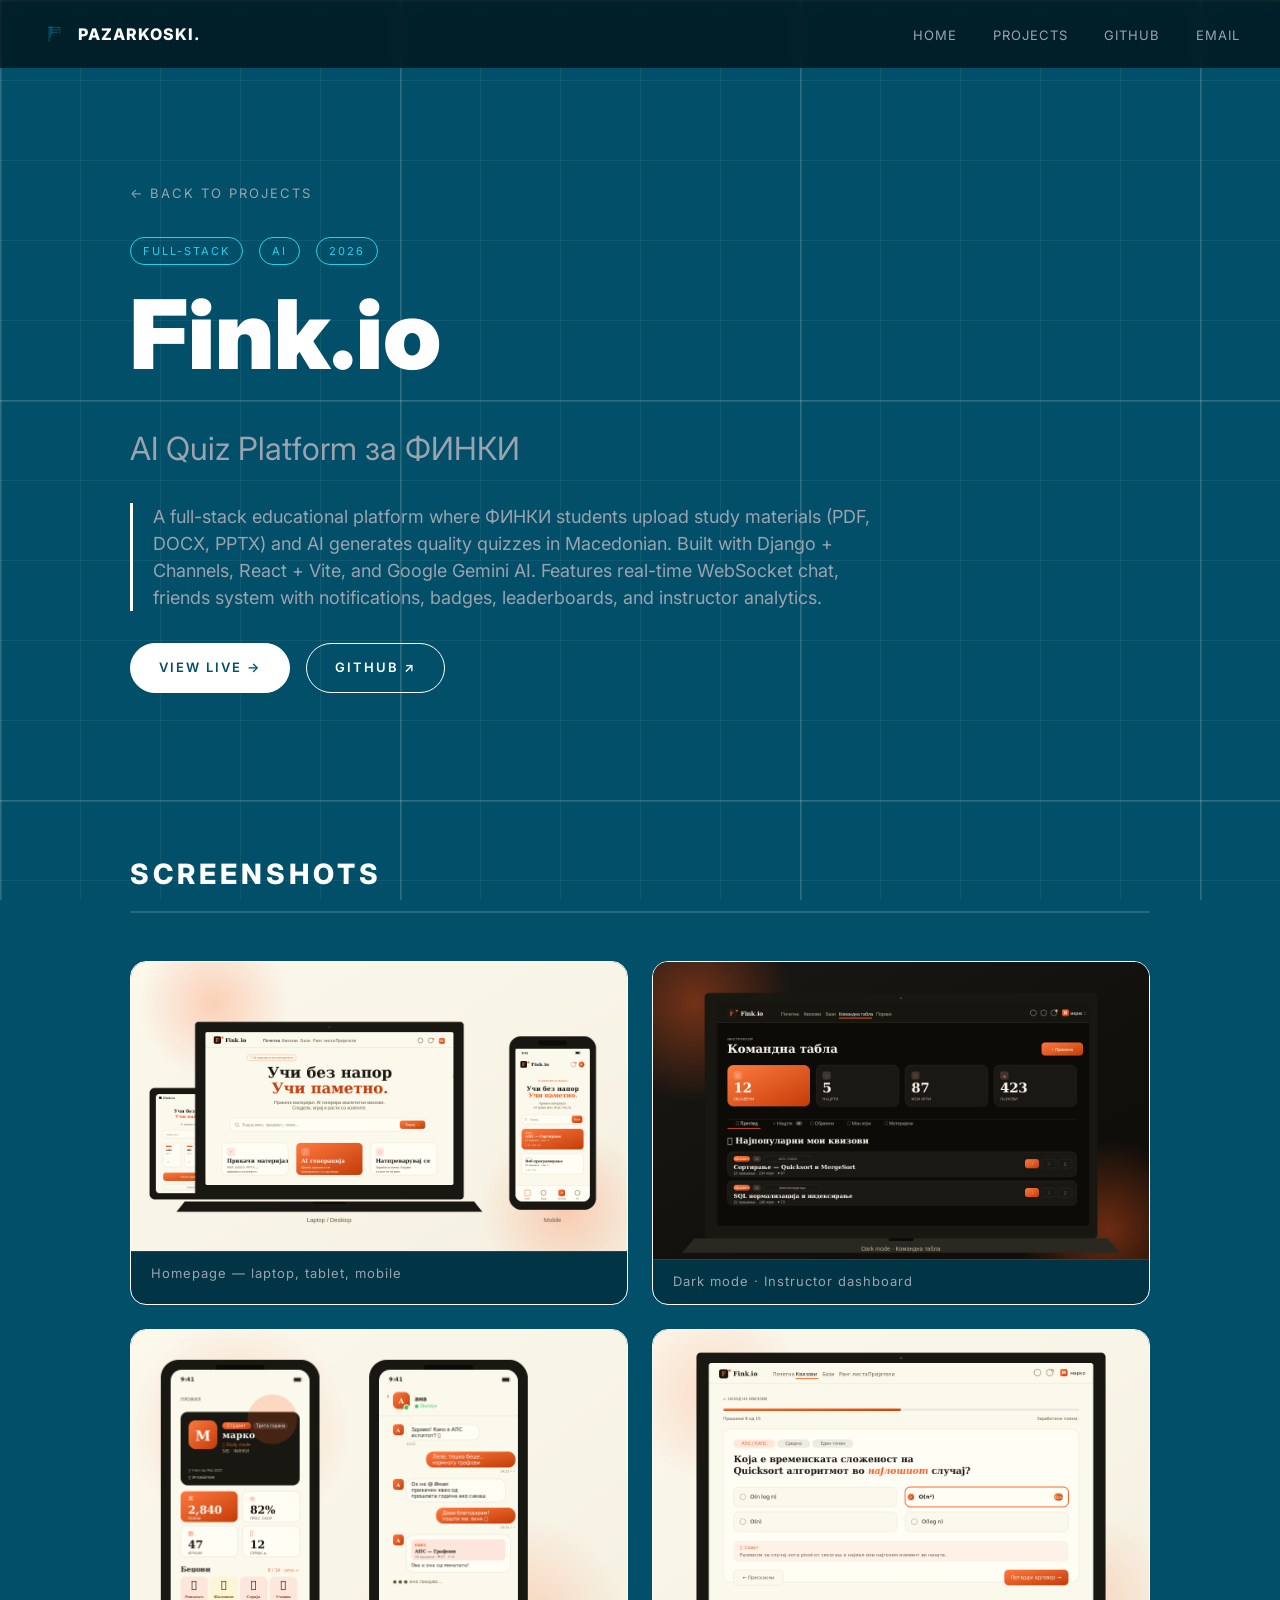
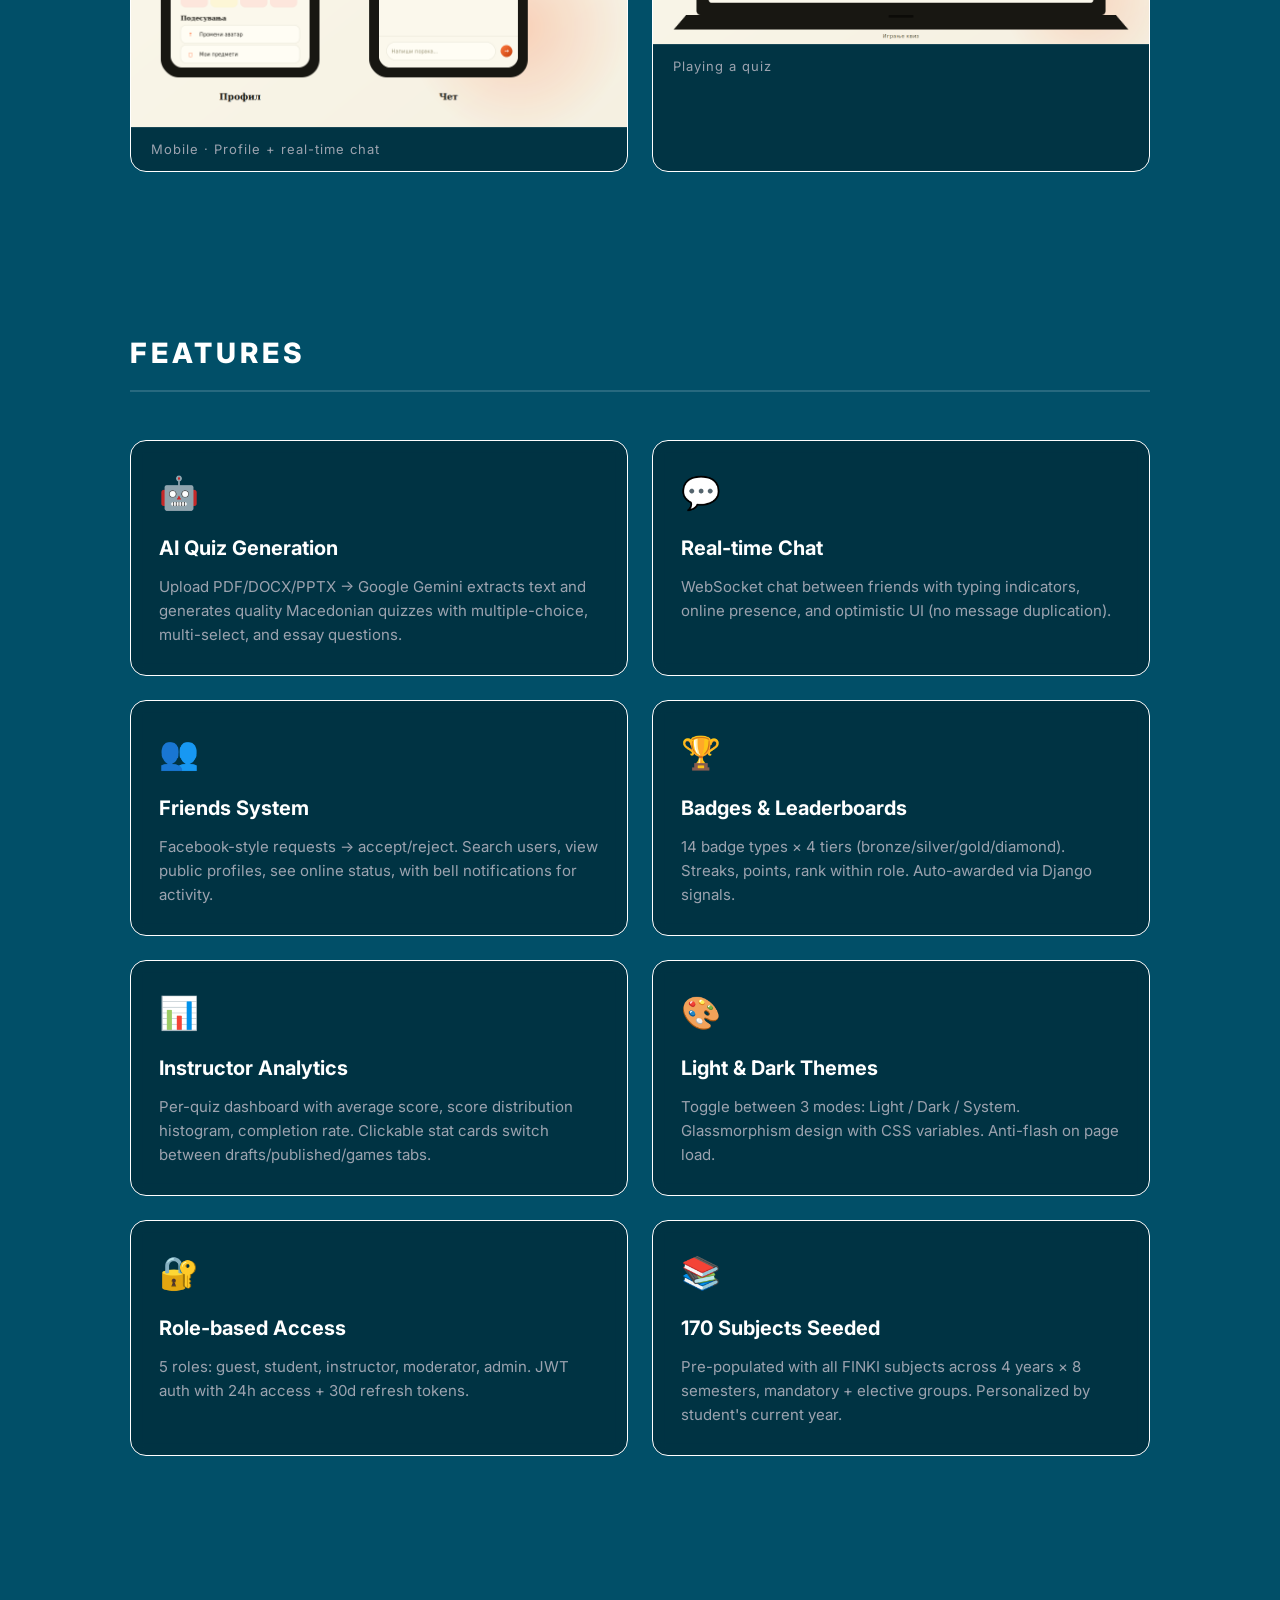
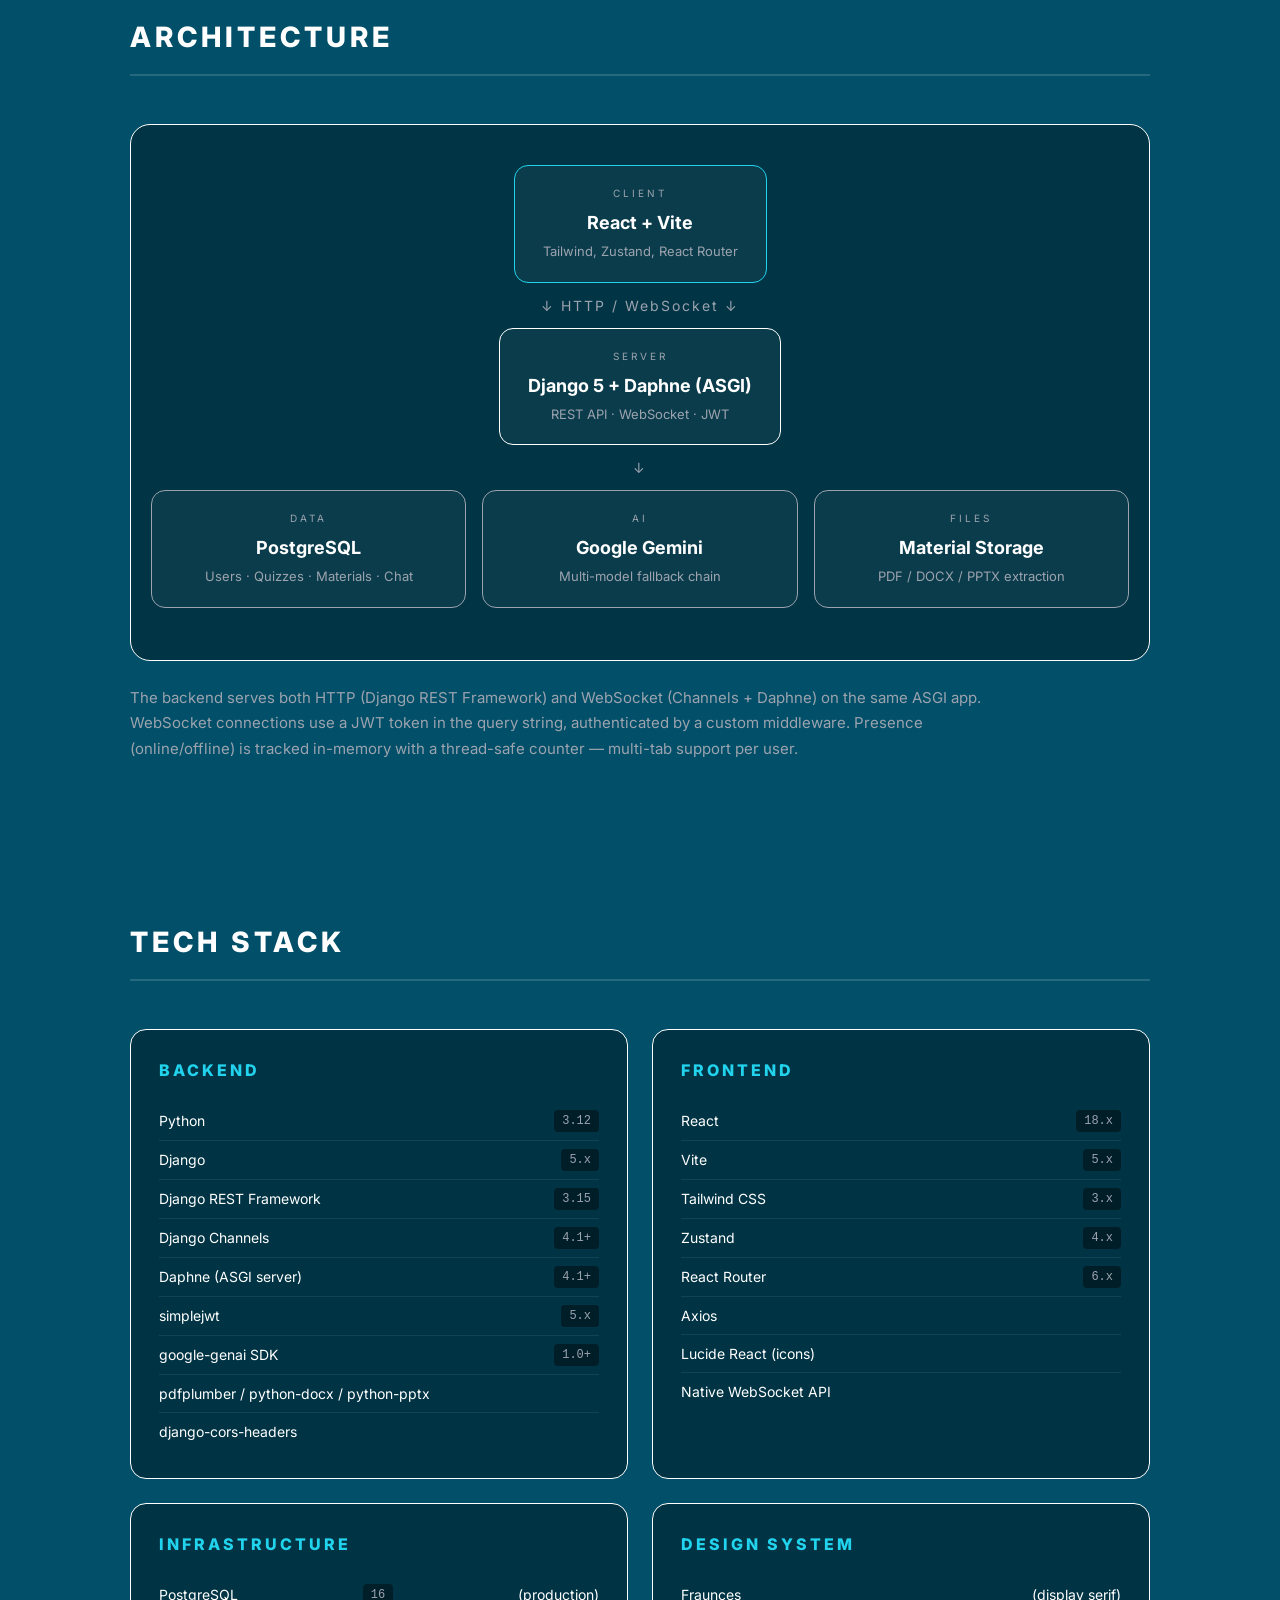
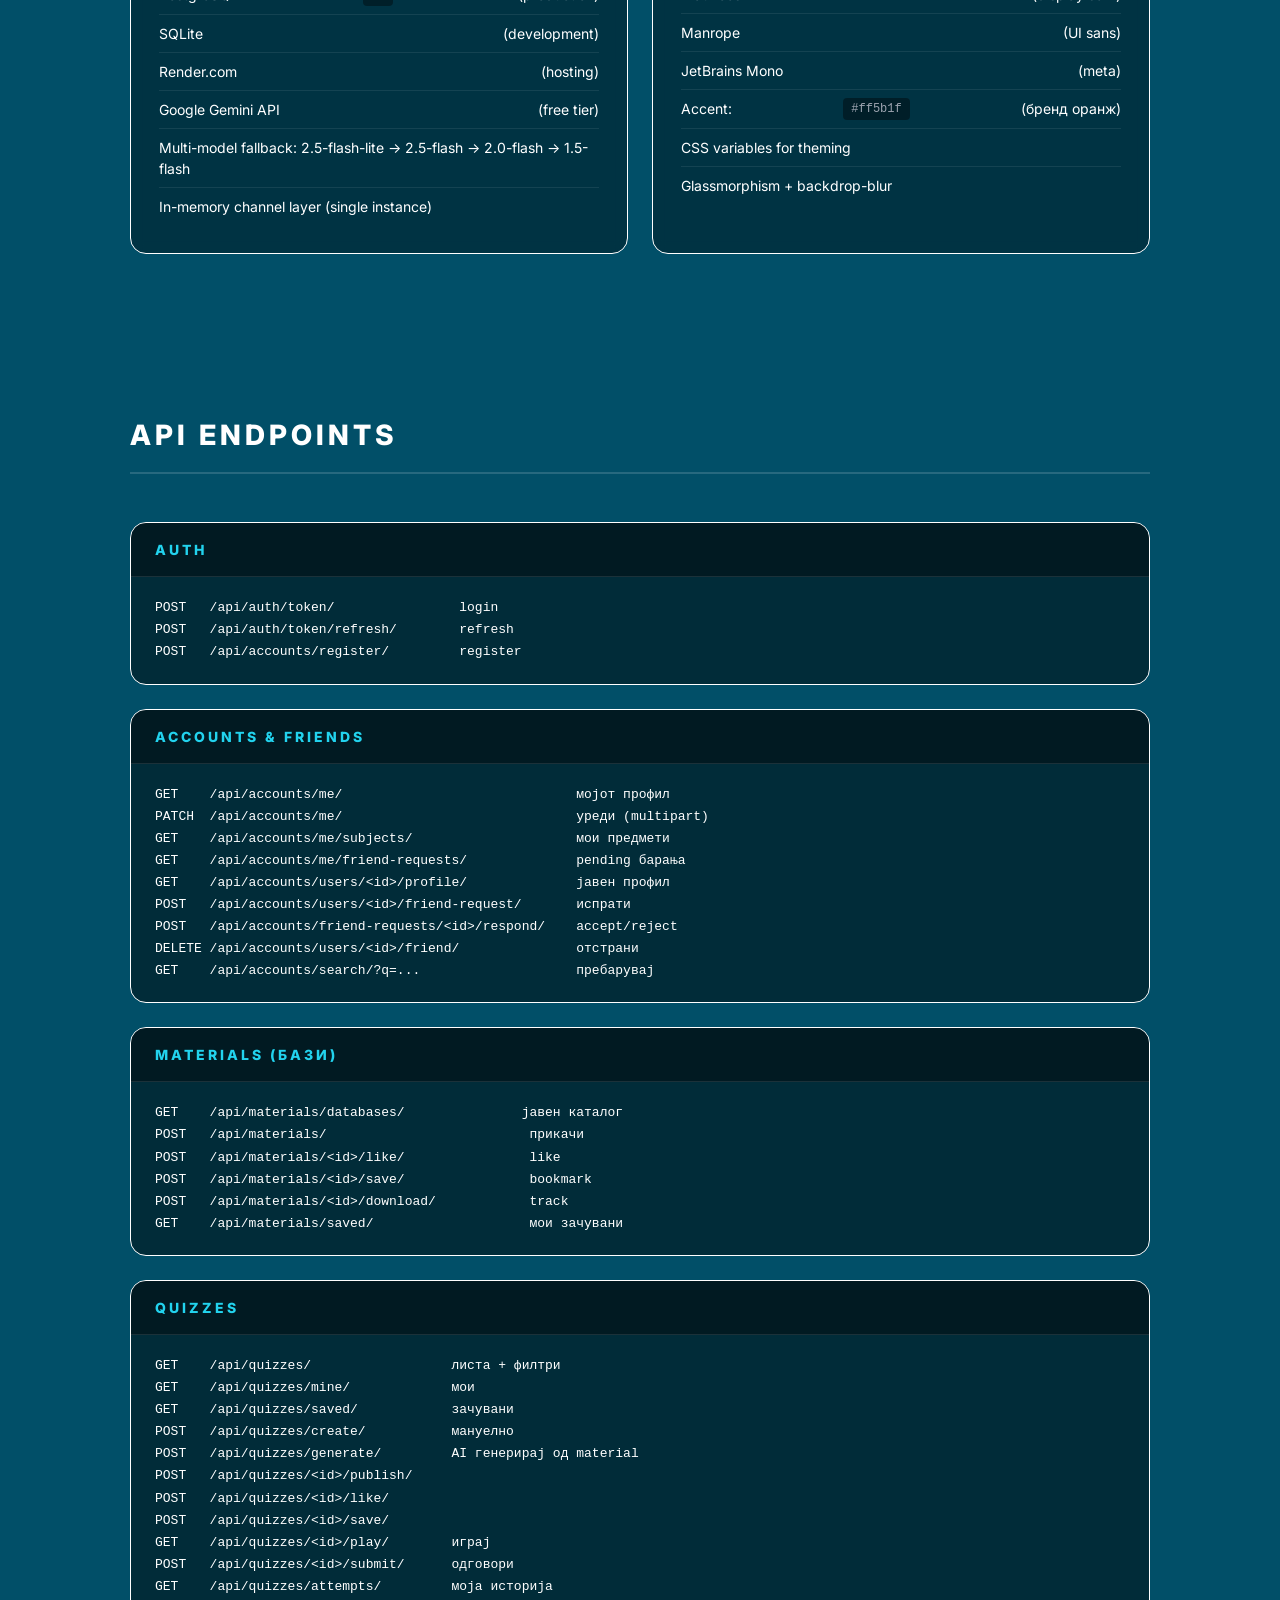
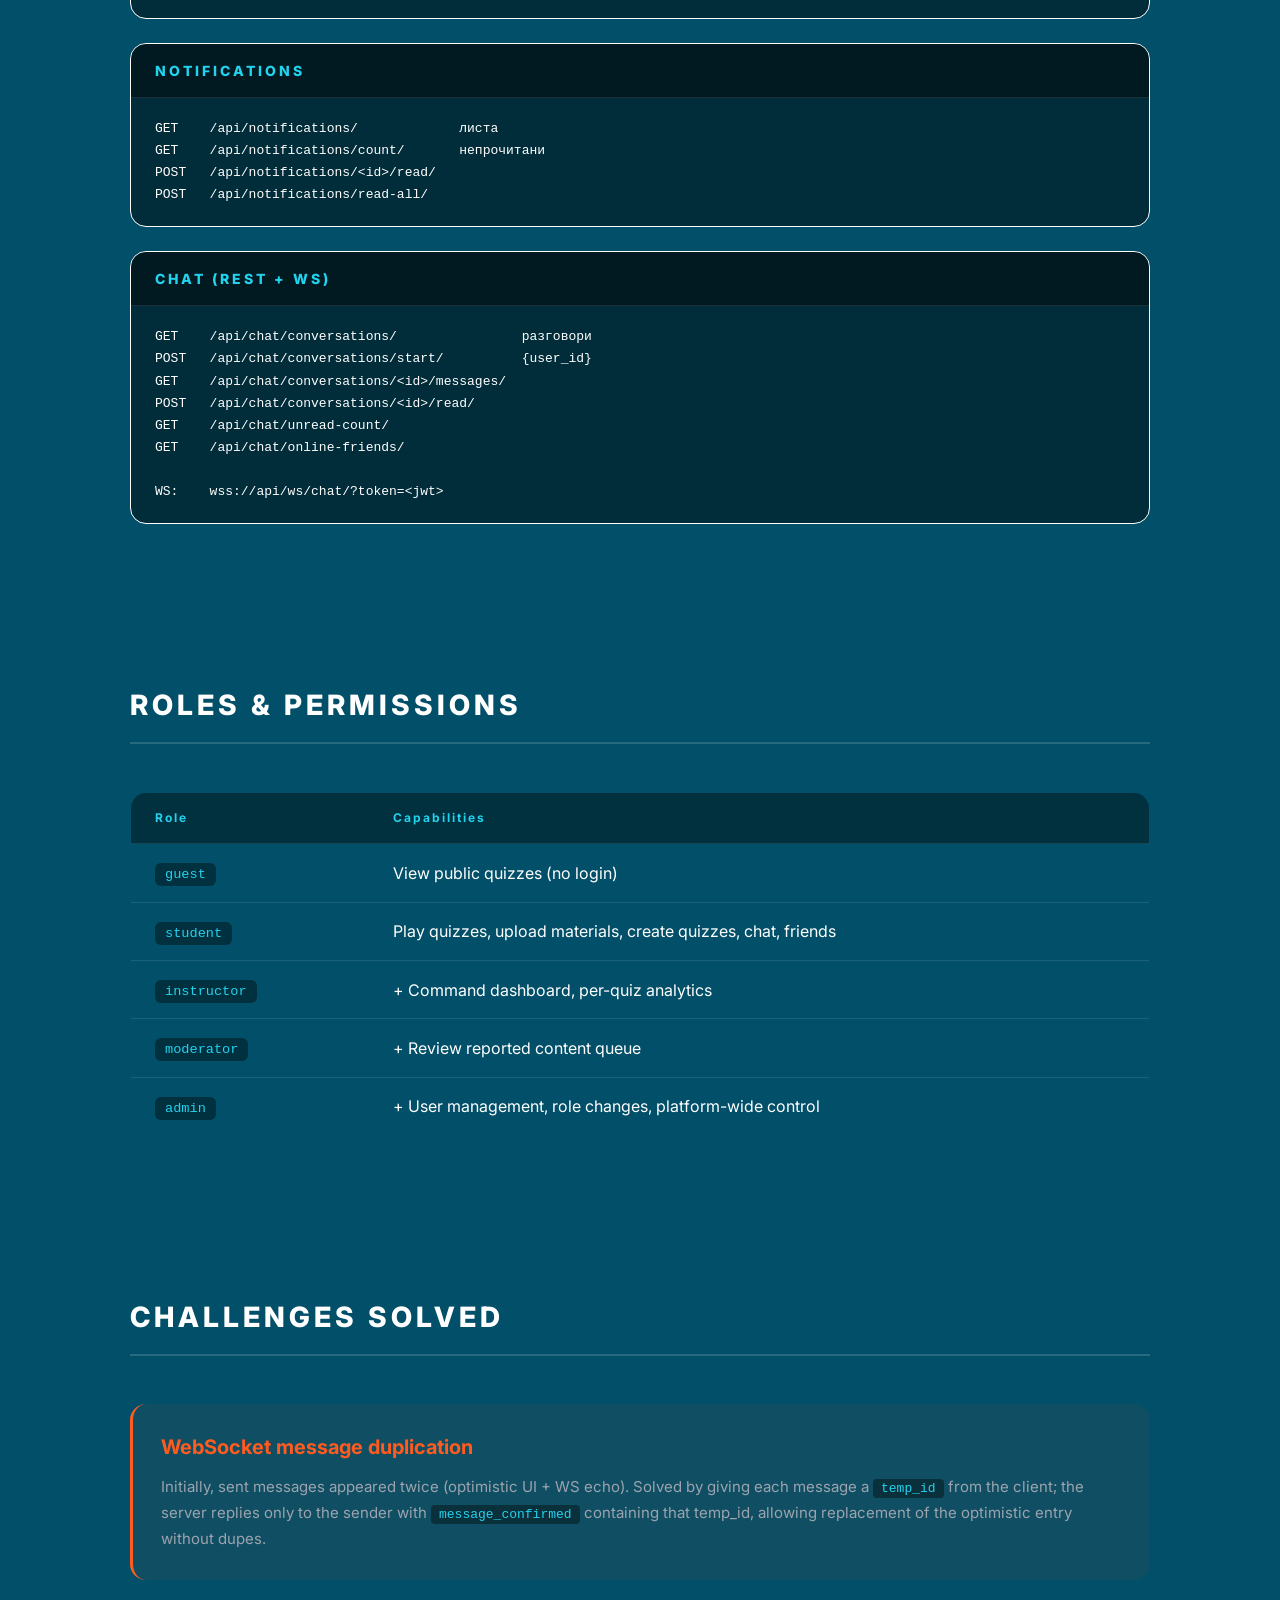
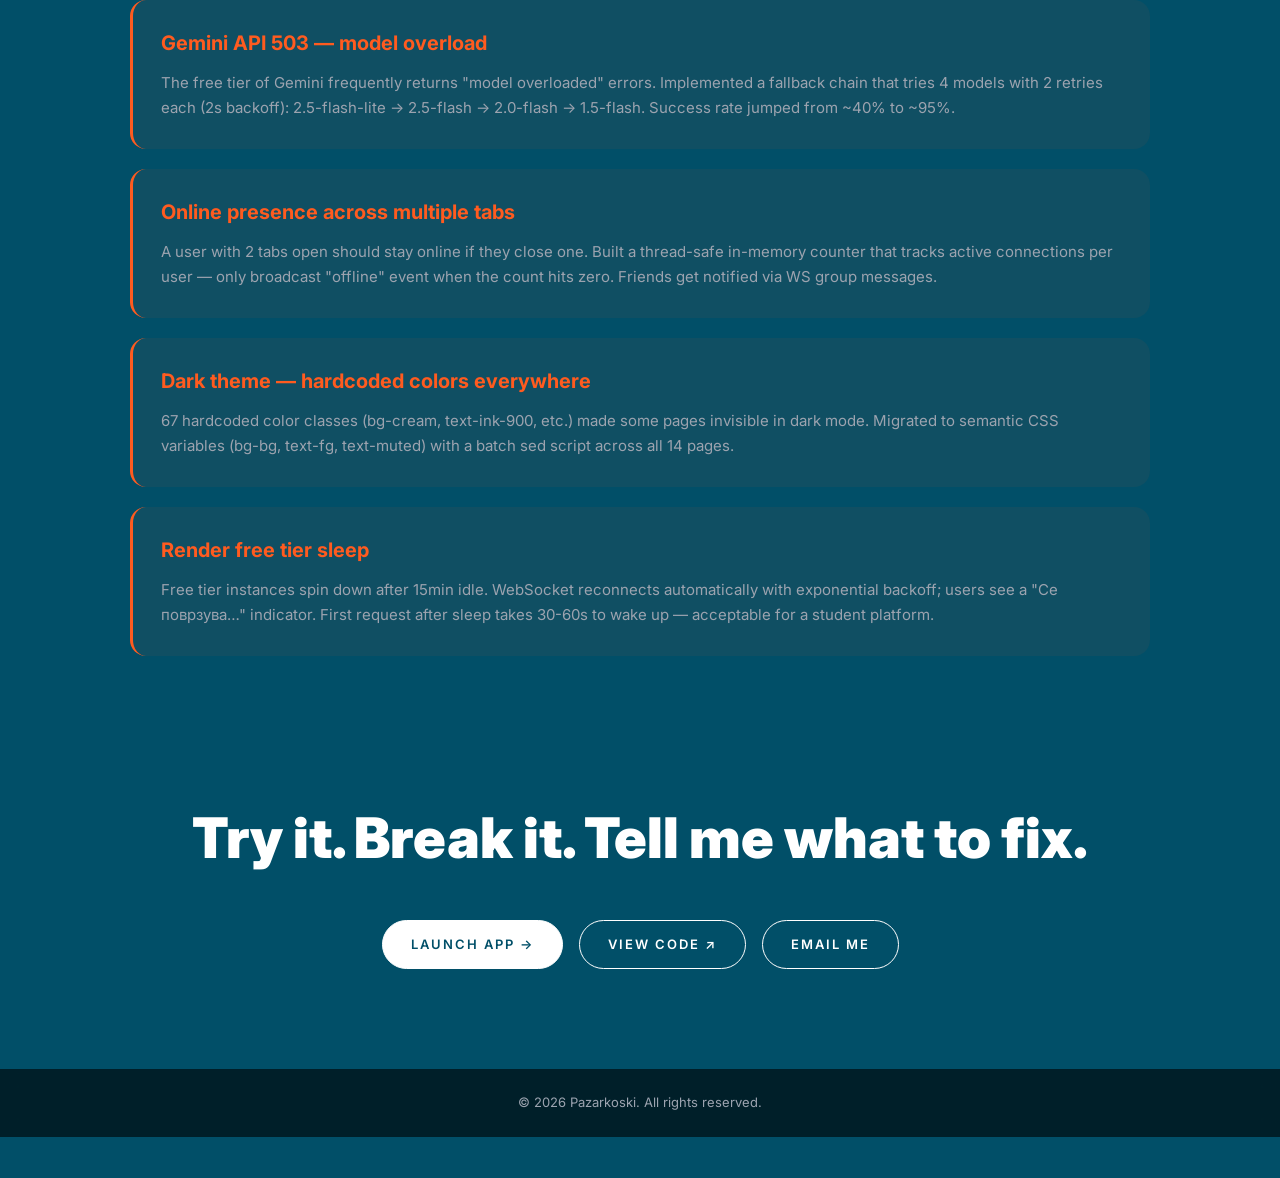
<file: projects/fink-io.html>
<!DOCTYPE html>
<html lang="en">
<head>
  <meta charset="UTF-8" />
  <title>Fink.io · Pazarkoski.</title>
  <meta name="viewport" content="width=device-width, initial-scale=1.0" />
  <meta name="description" content="Fink.io — AI-powered quiz platform for FINKI students. Full-stack with Django, React, WebSocket and Google Gemini AI.">
  <link rel="icon" type="image/svg+xml" href="../photos/c4_logo.svg">
  <link rel="alternate icon" type="image/png" href="../photos/c4_favicon_64.png">
  <link href="https://fonts.googleapis.com/css2?family=Inter:wght@300;400;600;800;900&display=swap" rel="stylesheet">
  <link rel="stylesheet" href="project-detail.css">
</head>
<body>

<header>
  <a href="../index.html" class="logo"><img src="../photos/c4_logo.svg" alt="Pazarkoski logo"/><span>PAZARKOSKI.</span></a>
  <nav>
    <a href="../index.html">HOME</a>
    <a href="../index.html#projects">PROJECTS</a>
    <a href="https://github.com/Pazarkoskid">GITHUB</a>
    <a href="mailto:pazarkoskidaniel123@gmail.com">EMAIL</a>
  </nav>
</header>

<main>

  <!-- ===== HERO ===== -->
  <section class="page-intro">
    <a href="../index.html" class="back-link">← BACK TO PROJECTS</a>
    <div class="project-meta">
      <span>FULL-STACK</span>
      <span>AI</span>
      <span>2026</span>
    </div>
    <h1>Fink.io<br><span class="subtitle">AI Quiz Platform за ФИНКИ</span></h1>
    <p>
      A full-stack educational platform where ФИНКИ students upload study materials
      (PDF, DOCX, PPTX) and AI generates quality quizzes in Macedonian.
      Built with Django + Channels, React + Vite, and Google Gemini AI.
      Features real-time WebSocket chat, friends system with notifications,
      badges, leaderboards, and instructor analytics.
    </p>

    <div class="cta-links">
      <a href="https://fink-io-frontend.onrender.com" target="_blank" rel="noopener" class="cta-btn primary">VIEW LIVE →</a>
      <a href="https://github.com/Pazarkoskid/Fink.io" target="_blank" rel="noopener" class="cta-btn">GITHUB ↗</a>
    </div>
  </section>

  <!-- ===== SCREENSHOTS ===== -->
  <section class="block">
    <h2 class="title-label">SCREENSHOTS</h2>

    <div class="screenshot-grid">
      <a href="#shot1" class="screenshot-card">
        <img src="images/fink-io/01_devices.png" alt="Fink.io homepage on multiple devices">
        <div class="screenshot-caption">Homepage — laptop, tablet, mobile</div>
      </a>

      <a href="#shot2" class="screenshot-card">
        <img src="images/fink-io/02_dark_dashboard.png" alt="Dark mode instructor dashboard">
        <div class="screenshot-caption">Dark mode · Instructor dashboard</div>
      </a>

      <a href="#shot3" class="screenshot-card">
        <img src="images/fink-io/03_mobile.png" alt="Mobile profile and chat">
        <div class="screenshot-caption">Mobile · Profile + real-time chat</div>
      </a>

      <a href="#shot4" class="screenshot-card">
        <img src="images/fink-io/04_quiz_play.png" alt="Quiz play screen">
        <div class="screenshot-caption">Playing a quiz</div>
      </a>
    </div>

    <!-- Lightboxes -->
    <div id="shot1" class="lightbox"><a href="#">
      <img src="images/fink-io/01_devices.png" alt="Devices"></a></div>
    <div id="shot2" class="lightbox"><a href="#">
      <img src="images/fink-io/02_dark_dashboard.png" alt="Dashboard"></a></div>
    <div id="shot3" class="lightbox"><a href="#">
      <img src="images/fink-io/03_mobile.png" alt="Mobile"></a></div>
    <div id="shot4" class="lightbox"><a href="#">
      <img src="images/fink-io/04_quiz_play.png" alt="Quiz"></a></div>
  </section>

  <!-- ===== FEATURES ===== -->
  <section class="block">
    <h2 class="title-label">FEATURES</h2>

    <div class="feature-grid">
      <div class="feature">
        <div class="feature-icon">🤖</div>
        <h3>AI Quiz Generation</h3>
        <p>Upload PDF/DOCX/PPTX → Google Gemini extracts text and generates quality Macedonian quizzes with multiple-choice, multi-select, and essay questions.</p>
      </div>

      <div class="feature">
        <div class="feature-icon">💬</div>
        <h3>Real-time Chat</h3>
        <p>WebSocket chat between friends with typing indicators, online presence, and optimistic UI (no message duplication).</p>
      </div>

      <div class="feature">
        <div class="feature-icon">👥</div>
        <h3>Friends System</h3>
        <p>Facebook-style requests → accept/reject. Search users, view public profiles, see online status, with bell notifications for activity.</p>
      </div>

      <div class="feature">
        <div class="feature-icon">🏆</div>
        <h3>Badges & Leaderboards</h3>
        <p>14 badge types × 4 tiers (bronze/silver/gold/diamond). Streaks, points, rank within role. Auto-awarded via Django signals.</p>
      </div>

      <div class="feature">
        <div class="feature-icon">📊</div>
        <h3>Instructor Analytics</h3>
        <p>Per-quiz dashboard with average score, score distribution histogram, completion rate. Clickable stat cards switch between drafts/published/games tabs.</p>
      </div>

      <div class="feature">
        <div class="feature-icon">🎨</div>
        <h3>Light & Dark Themes</h3>
        <p>Toggle between 3 modes: Light / Dark / System. Glassmorphism design with CSS variables. Anti-flash on page load.</p>
      </div>

      <div class="feature">
        <div class="feature-icon">🔐</div>
        <h3>Role-based Access</h3>
        <p>5 roles: guest, student, instructor, moderator, admin. JWT auth with 24h access + 30d refresh tokens.</p>
      </div>

      <div class="feature">
        <div class="feature-icon">📚</div>
        <h3>170 Subjects Seeded</h3>
        <p>Pre-populated with all FINKI subjects across 4 years × 8 semesters, mandatory + elective groups. Personalized by student's current year.</p>
      </div>
    </div>
  </section>

  <!-- ===== ARCHITECTURE ===== -->
  <section class="block">
    <h2 class="title-label">ARCHITECTURE</h2>

    <div class="arch-diagram">
      <div class="arch-row">
        <div class="arch-node client">
          <div class="arch-node-label">CLIENT</div>
          <div class="arch-node-title">React + Vite</div>
          <div class="arch-node-desc">Tailwind, Zustand, React Router</div>
        </div>
      </div>

      <div class="arch-arrow">↓ HTTP / WebSocket ↓</div>

      <div class="arch-row">
        <div class="arch-node server">
          <div class="arch-node-label">SERVER</div>
          <div class="arch-node-title">Django 5 + Daphne (ASGI)</div>
          <div class="arch-node-desc">REST API · WebSocket · JWT</div>
        </div>
      </div>

      <div class="arch-arrow">↓</div>

      <div class="arch-row arch-row-3">
        <div class="arch-node db">
          <div class="arch-node-label">DATA</div>
          <div class="arch-node-title">PostgreSQL</div>
          <div class="arch-node-desc">Users · Quizzes · Materials · Chat</div>
        </div>
        <div class="arch-node ai">
          <div class="arch-node-label">AI</div>
          <div class="arch-node-title">Google Gemini</div>
          <div class="arch-node-desc">Multi-model fallback chain</div>
        </div>
        <div class="arch-node files">
          <div class="arch-node-label">FILES</div>
          <div class="arch-node-title">Material Storage</div>
          <div class="arch-node-desc">PDF / DOCX / PPTX extraction</div>
        </div>
      </div>
    </div>

    <p class="arch-note">
      The backend serves both HTTP (Django REST Framework) and WebSocket (Channels + Daphne) on the same ASGI app.
      WebSocket connections use a JWT token in the query string, authenticated by a custom middleware.
      Presence (online/offline) is tracked in-memory with a thread-safe counter — multi-tab support per user.
    </p>
  </section>

  <!-- ===== TECH STACK ===== -->
  <section class="block">
    <h2 class="title-label">TECH STACK</h2>

    <div class="stack-grid">
      <div class="stack-card">
        <h3>BACKEND</h3>
        <ul>
          <li><span>Python</span> <code>3.12</code></li>
          <li><span>Django</span> <code>5.x</code></li>
          <li><span>Django REST Framework</span> <code>3.15</code></li>
          <li><span>Django Channels</span> <code>4.1+</code></li>
          <li><span>Daphne (ASGI server)</span> <code>4.1+</code></li>
          <li><span>simplejwt</span> <code>5.x</code></li>
          <li><span>google-genai SDK</span> <code>1.0+</code></li>
          <li><span>pdfplumber / python-docx / python-pptx</span></li>
          <li><span>django-cors-headers</span></li>
        </ul>
      </div>

      <div class="stack-card">
        <h3>FRONTEND</h3>
        <ul>
          <li><span>React</span> <code>18.x</code></li>
          <li><span>Vite</span> <code>5.x</code></li>
          <li><span>Tailwind CSS</span> <code>3.x</code></li>
          <li><span>Zustand</span> <code>4.x</code></li>
          <li><span>React Router</span> <code>6.x</code></li>
          <li><span>Axios</span></li>
          <li><span>Lucide React (icons)</span></li>
          <li><span>Native WebSocket API</span></li>
        </ul>
      </div>

      <div class="stack-card">
        <h3>INFRASTRUCTURE</h3>
        <ul>
          <li><span>PostgreSQL</span> <code>16</code> (production)</li>
          <li><span>SQLite</span> (development)</li>
          <li><span>Render.com</span> (hosting)</li>
          <li><span>Google Gemini API</span> (free tier)</li>
          <li>Multi-model fallback: 2.5-flash-lite → 2.5-flash → 2.0-flash → 1.5-flash</li>
          <li>In-memory channel layer (single instance)</li>
        </ul>
      </div>

      <div class="stack-card">
        <h3>DESIGN SYSTEM</h3>
        <ul>
          <li><span>Fraunces</span> (display serif)</li>
          <li><span>Manrope</span> (UI sans)</li>
          <li><span>JetBrains Mono</span> (meta)</li>
          <li>Accent: <code>#ff5b1f</code> (бренд оранж)</li>
          <li>CSS variables for theming</li>
          <li>Glassmorphism + backdrop-blur</li>
        </ul>
      </div>
    </div>
  </section>

  <!-- ===== API ENDPOINTS ===== -->
  <section class="block">
    <h2 class="title-label">API ENDPOINTS</h2>

    <div class="api-grid">
      <div class="api-group">
        <h3>AUTH</h3>
<pre><code>POST   /api/auth/token/                login
POST   /api/auth/token/refresh/        refresh
POST   /api/accounts/register/         register</code></pre>
      </div>

      <div class="api-group">
        <h3>ACCOUNTS & FRIENDS</h3>
<pre><code>GET    /api/accounts/me/                              мојот профил
PATCH  /api/accounts/me/                              уреди (multipart)
GET    /api/accounts/me/subjects/                     мои предмети
GET    /api/accounts/me/friend-requests/              pending барања
GET    /api/accounts/users/&lt;id&gt;/profile/              јавен профил
POST   /api/accounts/users/&lt;id&gt;/friend-request/       испрати
POST   /api/accounts/friend-requests/&lt;id&gt;/respond/    accept/reject
DELETE /api/accounts/users/&lt;id&gt;/friend/               отстрани
GET    /api/accounts/search/?q=...                    пребарувај</code></pre>
      </div>

      <div class="api-group">
        <h3>MATERIALS (БАЗИ)</h3>
<pre><code>GET    /api/materials/databases/               јавен каталог
POST   /api/materials/                          прикачи
POST   /api/materials/&lt;id&gt;/like/                like
POST   /api/materials/&lt;id&gt;/save/                bookmark
POST   /api/materials/&lt;id&gt;/download/            track
GET    /api/materials/saved/                    мои зачувани</code></pre>
      </div>

      <div class="api-group">
        <h3>QUIZZES</h3>
<pre><code>GET    /api/quizzes/                  листа + филтри
GET    /api/quizzes/mine/             мои
GET    /api/quizzes/saved/            зачувани
POST   /api/quizzes/create/           мануелно
POST   /api/quizzes/generate/         AI генерирај од material
POST   /api/quizzes/&lt;id&gt;/publish/
POST   /api/quizzes/&lt;id&gt;/like/
POST   /api/quizzes/&lt;id&gt;/save/
GET    /api/quizzes/&lt;id&gt;/play/        играj
POST   /api/quizzes/&lt;id&gt;/submit/      одговори
GET    /api/quizzes/attempts/         моја историја</code></pre>
      </div>

      <div class="api-group">
        <h3>NOTIFICATIONS</h3>
<pre><code>GET    /api/notifications/             листа
GET    /api/notifications/count/       непрочитани
POST   /api/notifications/&lt;id&gt;/read/
POST   /api/notifications/read-all/</code></pre>
      </div>

      <div class="api-group">
        <h3>CHAT (REST + WS)</h3>
<pre><code>GET    /api/chat/conversations/                разговори
POST   /api/chat/conversations/start/          {user_id}
GET    /api/chat/conversations/&lt;id&gt;/messages/
POST   /api/chat/conversations/&lt;id&gt;/read/
GET    /api/chat/unread-count/
GET    /api/chat/online-friends/

WS:    wss://api/ws/chat/?token=&lt;jwt&gt;</code></pre>
      </div>
    </div>
  </section>

  <!-- ===== ROLES ===== -->
  <section class="block">
    <h2 class="title-label">ROLES & PERMISSIONS</h2>

    <table class="roles-table">
      <thead>
        <tr>
          <th>Role</th>
          <th>Capabilities</th>
        </tr>
      </thead>
      <tbody>
        <tr>
          <td><code>guest</code></td>
          <td>View public quizzes (no login)</td>
        </tr>
        <tr>
          <td><code>student</code></td>
          <td>Play quizzes, upload materials, create quizzes, chat, friends</td>
        </tr>
        <tr>
          <td><code>instructor</code></td>
          <td>+ Command dashboard, per-quiz analytics</td>
        </tr>
        <tr>
          <td><code>moderator</code></td>
          <td>+ Review reported content queue</td>
        </tr>
        <tr>
          <td><code>admin</code></td>
          <td>+ User management, role changes, platform-wide control</td>
        </tr>
      </tbody>
    </table>
  </section>

  <!-- ===== CHALLENGES ===== -->
  <section class="block">
    <h2 class="title-label">CHALLENGES SOLVED</h2>

    <div class="challenge-list">
      <div class="challenge">
        <h3>WebSocket message duplication</h3>
        <p>Initially, sent messages appeared twice (optimistic UI + WS echo). Solved by giving each message a <code>temp_id</code> from the client; the server replies only to the sender with <code>message_confirmed</code> containing that temp_id, allowing replacement of the optimistic entry without dupes.</p>
      </div>

      <div class="challenge">
        <h3>Gemini API 503 — model overload</h3>
        <p>The free tier of Gemini frequently returns "model overloaded" errors. Implemented a fallback chain that tries 4 models with 2 retries each (2s backoff): 2.5-flash-lite → 2.5-flash → 2.0-flash → 1.5-flash. Success rate jumped from ~40% to ~95%.</p>
      </div>

      <div class="challenge">
        <h3>Online presence across multiple tabs</h3>
        <p>A user with 2 tabs open should stay online if they close one. Built a thread-safe in-memory counter that tracks active connections per user — only broadcast "offline" event when the count hits zero. Friends get notified via WS group messages.</p>
      </div>

      <div class="challenge">
        <h3>Dark theme — hardcoded colors everywhere</h3>
        <p>67 hardcoded color classes (bg-cream, text-ink-900, etc.) made some pages invisible in dark mode. Migrated to semantic CSS variables (bg-bg, text-fg, text-muted) with a batch sed script across all 14 pages.</p>
      </div>

      <div class="challenge">
        <h3>Render free tier sleep</h3>
        <p>Free tier instances spin down after 15min idle. WebSocket reconnects automatically with exponential backoff; users see a "Се поврзува…" indicator. First request after sleep takes 30-60s to wake up — acceptable for a student platform.</p>
      </div>
    </div>
  </section>

  <!-- ===== CTA ===== -->
  <section class="block end-cta">
    <h2>Try it. Break it. Tell me what to fix.</h2>
    <div class="cta-links">
      <a href="https://fink-io-frontend.onrender.com" target="_blank" rel="noopener" class="cta-btn primary">LAUNCH APP →</a>
      <a href="https://github.com/Pazarkoskid/Fink.io" target="_blank" rel="noopener" class="cta-btn">VIEW CODE ↗</a>
      <a href="mailto:pazarkoskidaniel123@gmail.com" class="cta-btn">EMAIL ME</a>
    </div>
  </section>

  <footer>
    © 2026 Pazarkoski. All rights reserved.
  </footer>
</main>

</body>
</html>
</file>
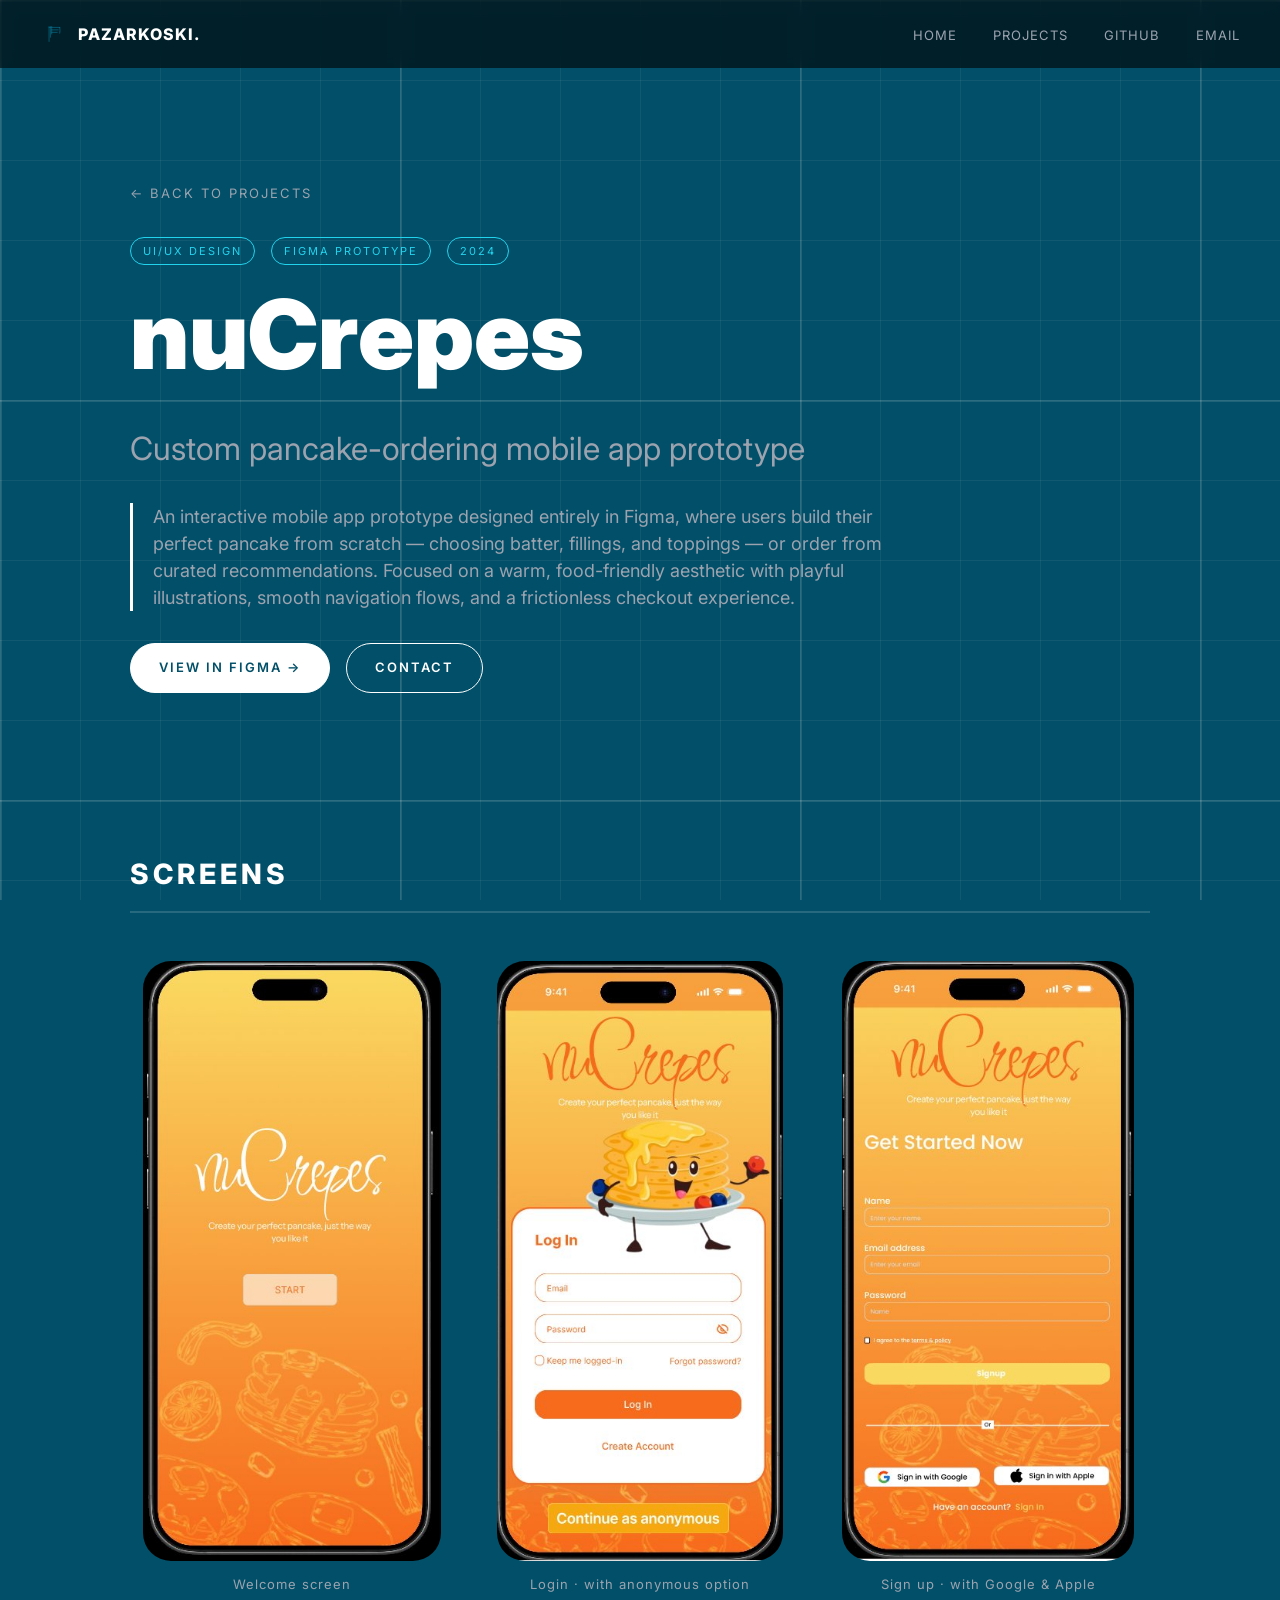
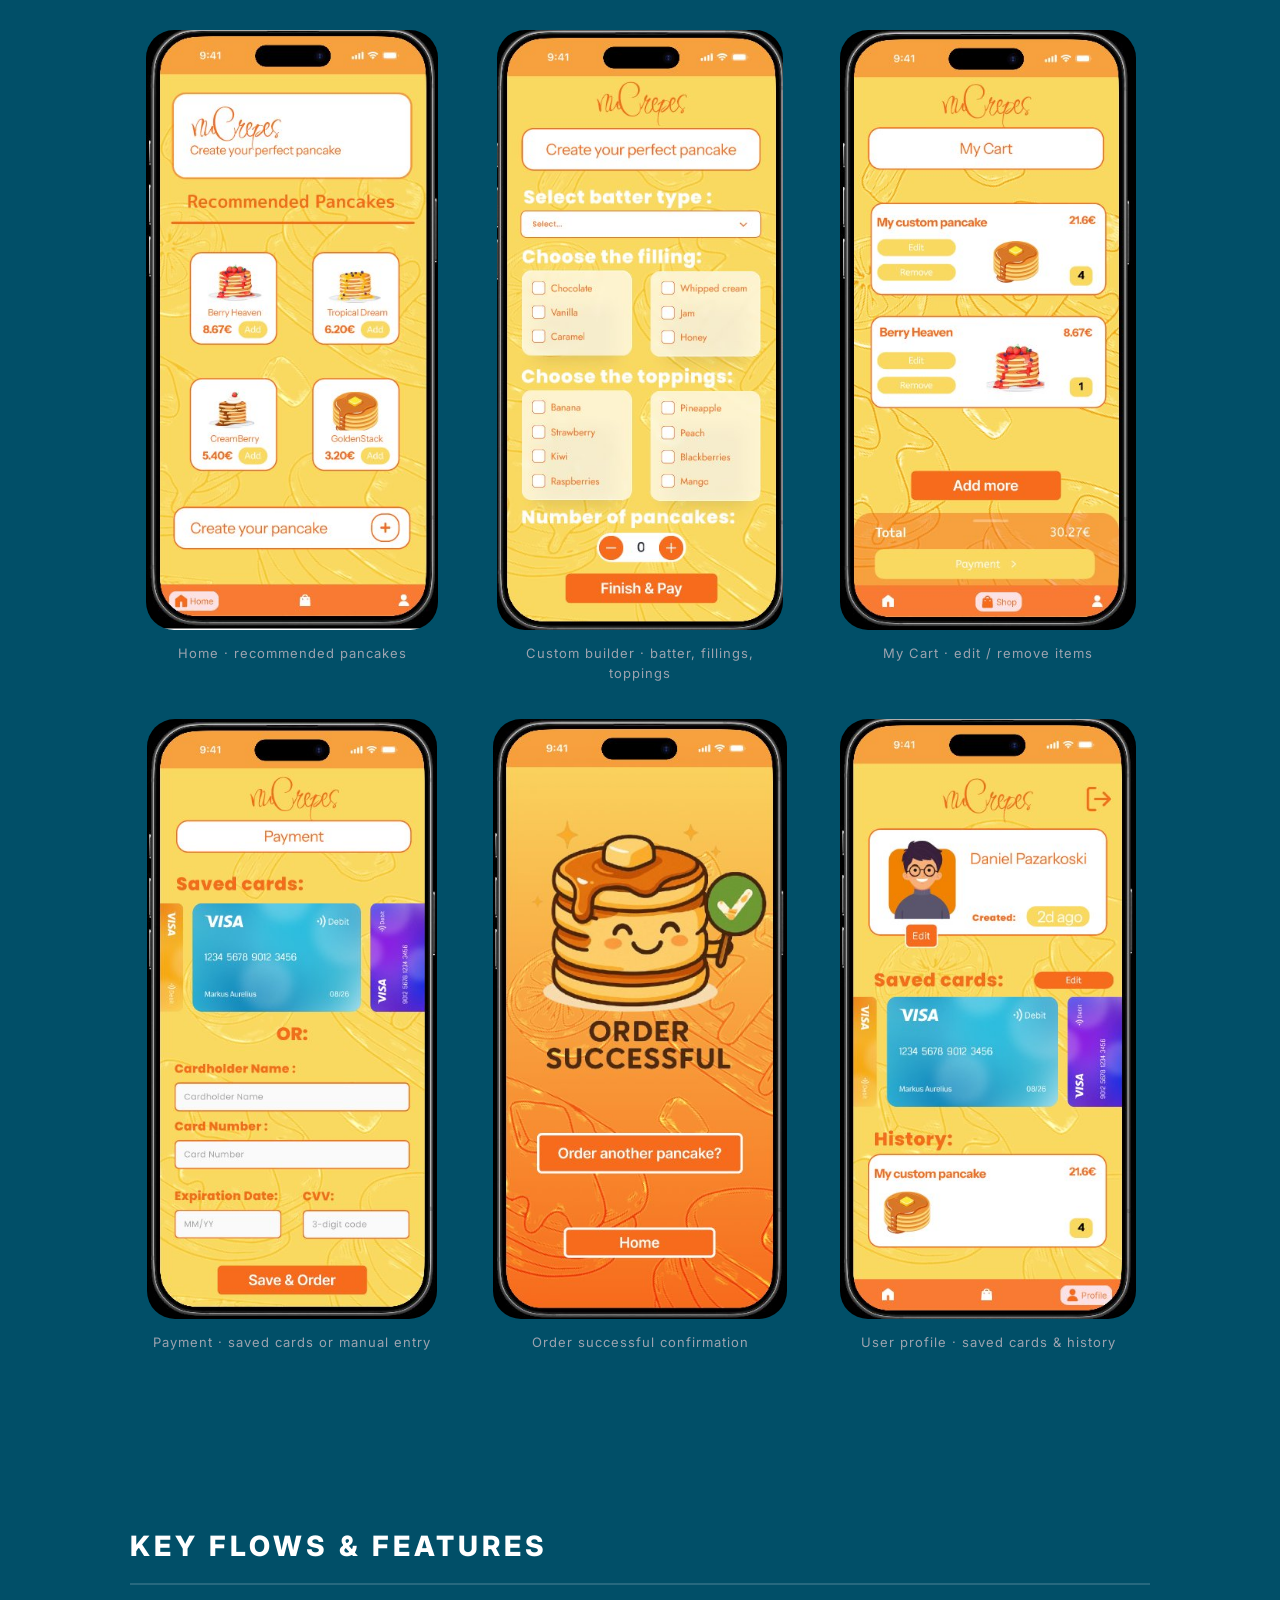
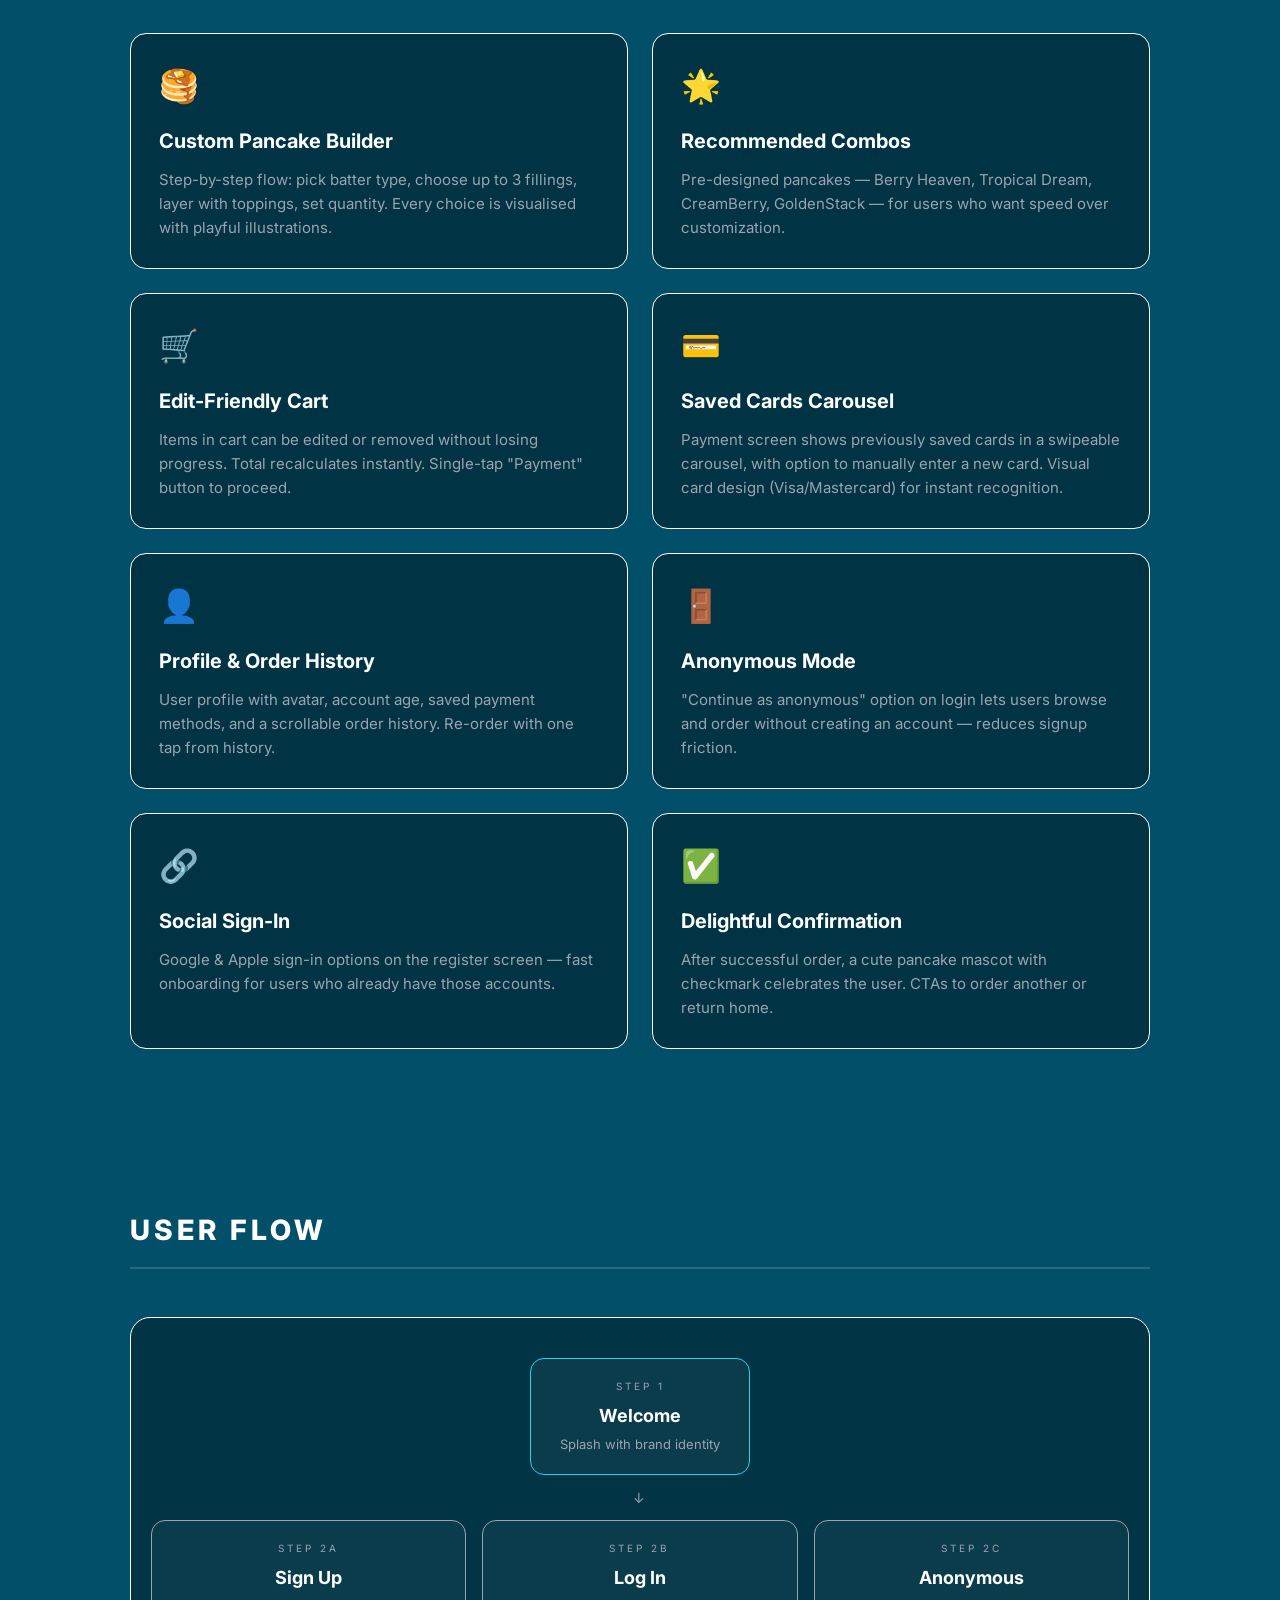
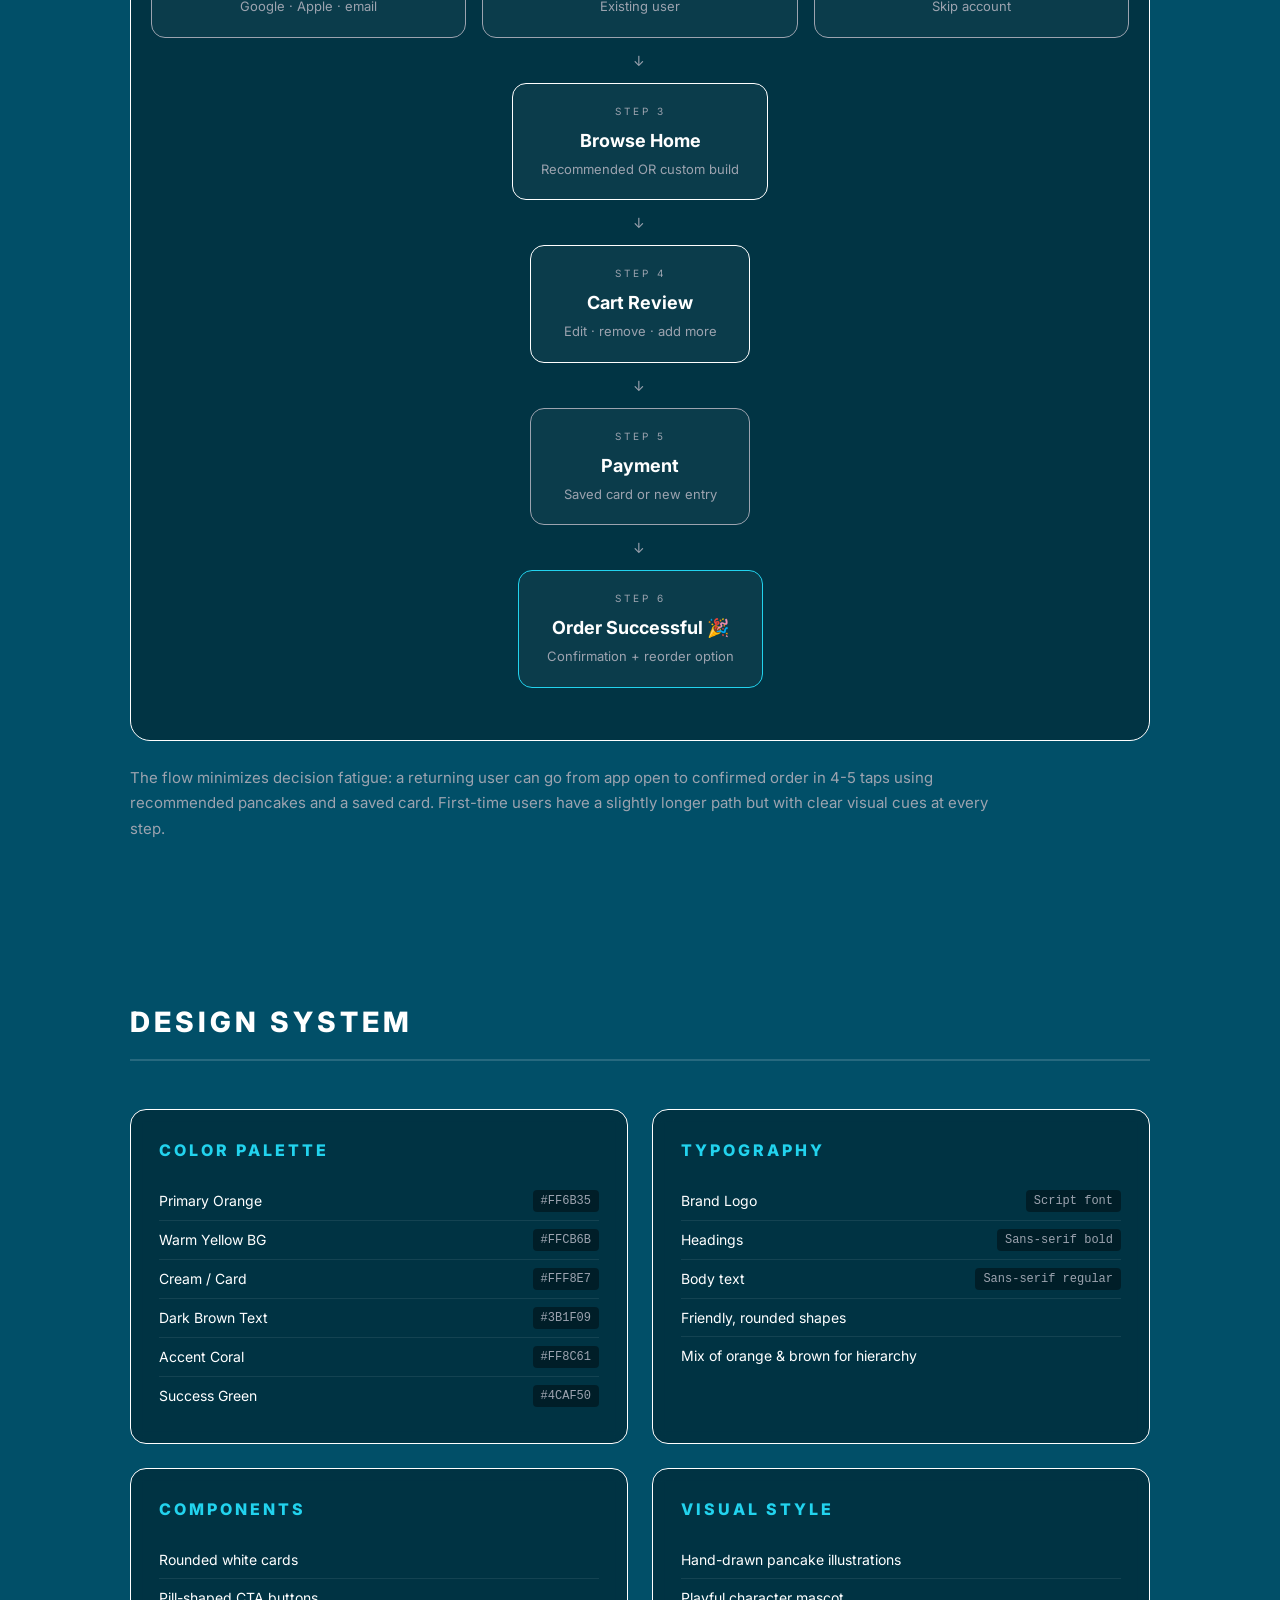
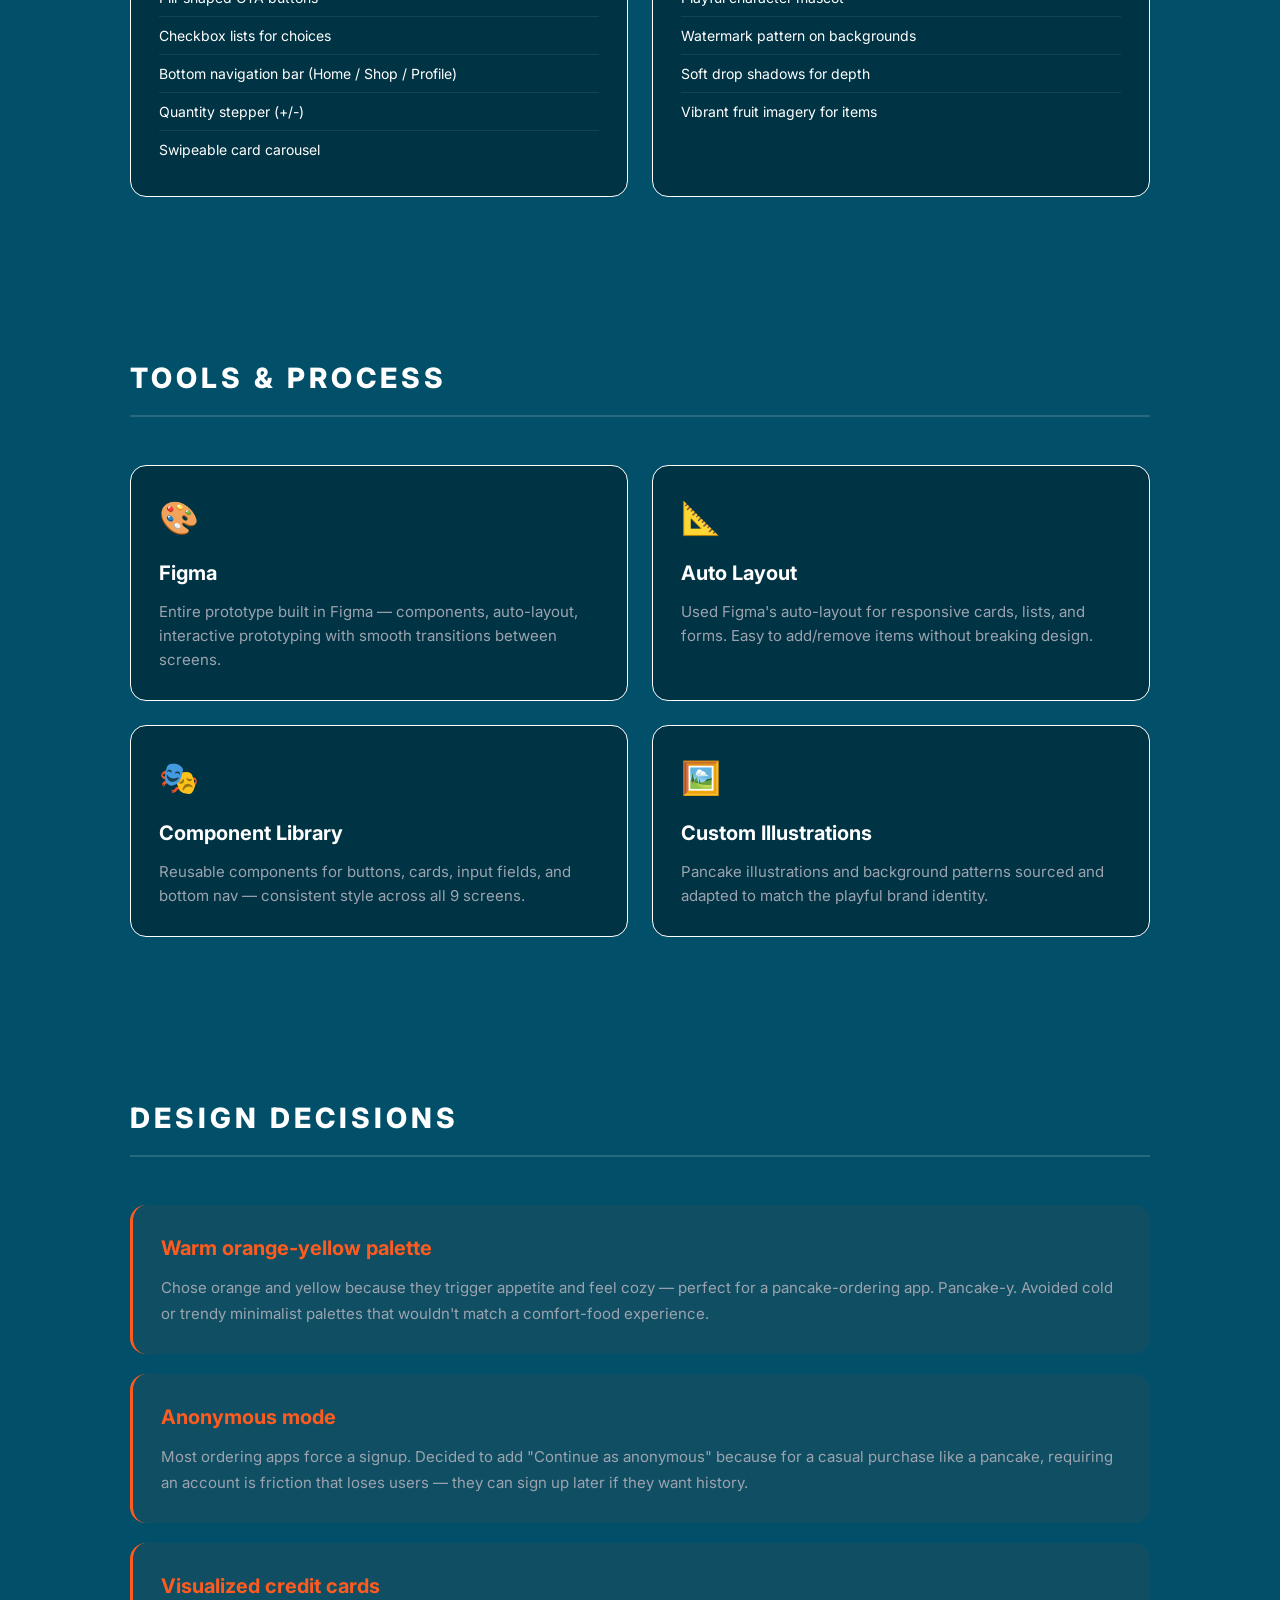
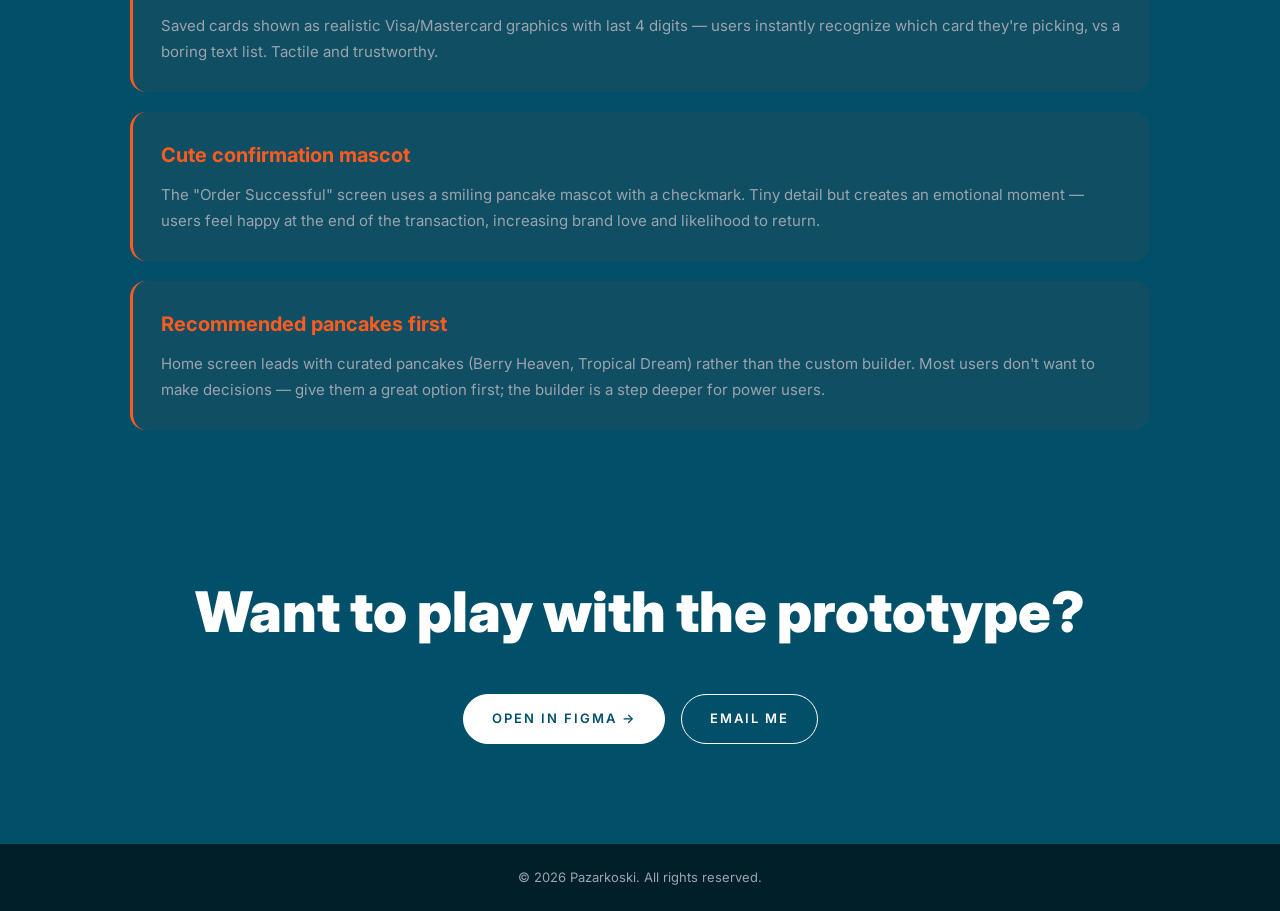
<file: projects/nucrepes.html>
<!DOCTYPE html>
<html lang="en">
<head>
  <meta charset="UTF-8" />
  <title>nuCrepes · Pazarkoski.</title>
  <meta name="viewport" content="width=device-width, initial-scale=1.0" />
  <meta name="description" content="nuCrepes — interactive UI/UX prototype designed in Figma for a custom pancake-ordering mobile app.">
  <link rel="icon" type="image/svg+xml" href="../photos/c4_logo.svg">
  <link rel="alternate icon" type="image/png" href="../photos/c4_favicon_64.png">
  <link href="https://fonts.googleapis.com/css2?family=Inter:wght@300;400;600;800;900&display=swap" rel="stylesheet">
  <link rel="stylesheet" href="project-detail.css">
</head>
<body>

<header>
  <a href="../index.html" class="logo"><img src="../photos/c4_logo.svg" alt="Pazarkoski logo"/><span>PAZARKOSKI.</span></a>
  <nav>
    <a href="../index.html">HOME</a>
    <a href="../index.html#projects">PROJECTS</a>
    <a href="https://github.com/Pazarkoskid">GITHUB</a>
    <a href="mailto:pazarkoskidaniel123@gmail.com">EMAIL</a>
  </nav>
</header>

<main>

  <!-- ===== HERO ===== -->
  <section class="page-intro">
    <a href="../index.html" class="back-link">← BACK TO PROJECTS</a>
    <div class="project-meta">
      <span>UI/UX DESIGN</span>
      <span>FIGMA PROTOTYPE</span>
      <span>2024</span>
    </div>
    <h1>nuCrepes<br><span class="subtitle">Custom pancake-ordering mobile app prototype</span></h1>
    <p>
      An interactive mobile app prototype designed entirely in Figma, where users build their perfect pancake
      from scratch — choosing batter, fillings, and toppings — or order from curated recommendations.
      Focused on a warm, food-friendly aesthetic with playful illustrations, smooth navigation flows,
      and a frictionless checkout experience.
    </p>

    <div class="cta-links">
      <a href="https://www.figma.com/community/file/1603537065595624034" target="_blank" rel="noopener" class="cta-btn primary">VIEW IN FIGMA →</a>
      <a href="mailto:pazarkoskidaniel123@gmail.com" class="cta-btn">CONTACT</a>
    </div>
  </section>

  <!-- ===== SCREENSHOTS ===== -->
  <section class="block">
    <h2 class="title-label">SCREENS</h2>

    <div class="screenshot-grid nucrepes-grid">
      <a href="#nc1" class="screenshot-card">
        <img src="images/nucrepes/nucrepes_start.png" alt="Welcome / start screen">
        <div class="screenshot-caption">Welcome screen</div>
      </a>

      <a href="#nc2" class="screenshot-card">
        <img src="images/nucrepes/nucrepes_login.png" alt="Login screen">
        <div class="screenshot-caption">Login · with anonymous option</div>
      </a>

      <a href="#nc3" class="screenshot-card">
        <img src="images/nucrepes/nucrepes_register.png" alt="Register screen">
        <div class="screenshot-caption">Sign up · with Google &amp; Apple</div>
      </a>

      <a href="#nc4" class="screenshot-card">
        <img src="images/nucrepes/nucrepes_homepage.png" alt="Homepage with recommended pancakes">
        <div class="screenshot-caption">Home · recommended pancakes</div>
      </a>

      <a href="#nc5" class="screenshot-card">
        <img src="images/nucrepes/nucrepes_create_your_pancake_page.png" alt="Create your own pancake">
        <div class="screenshot-caption">Custom builder · batter, fillings, toppings</div>
      </a>

      <a href="#nc6" class="screenshot-card">
        <img src="images/nucrepes/nucrepes_mycart.png" alt="Shopping cart">
        <div class="screenshot-caption">My Cart · edit / remove items</div>
      </a>

      <a href="#nc7" class="screenshot-card">
        <img src="images/nucrepes/nucrepes_payment.png" alt="Payment screen">
        <div class="screenshot-caption">Payment · saved cards or manual entry</div>
      </a>

      <a href="#nc8" class="screenshot-card">
        <img src="images/nucrepes/nucrepes_order.png" alt="Order confirmation">
        <div class="screenshot-caption">Order successful confirmation</div>
      </a>

      <a href="#nc9" class="screenshot-card">
        <img src="images/nucrepes/nucrepes_profile.png" alt="User profile">
        <div class="screenshot-caption">User profile · saved cards &amp; history</div>
      </a>
    </div>

    <!-- Lightboxes -->
    <div id="nc1" class="lightbox"><a href="#"><img src="images/nucrepes/nucrepes_start.png" alt=""></a></div>
    <div id="nc2" class="lightbox"><a href="#"><img src="images/nucrepes/nucrepes_login.png" alt=""></a></div>
    <div id="nc3" class="lightbox"><a href="#"><img src="images/nucrepes/nucrepes_register.png" alt=""></a></div>
    <div id="nc4" class="lightbox"><a href="#"><img src="images/nucrepes/nucrepes_homepage.png" alt=""></a></div>
    <div id="nc5" class="lightbox"><a href="#"><img src="images/nucrepes/nucrepes_create_your_pancake_page.png" alt=""></a></div>
    <div id="nc6" class="lightbox"><a href="#"><img src="images/nucrepes/nucrepes_mycart.png" alt=""></a></div>
    <div id="nc7" class="lightbox"><a href="#"><img src="images/nucrepes/nucrepes_payment.png" alt=""></a></div>
    <div id="nc8" class="lightbox"><a href="#"><img src="images/nucrepes/nucrepes_order.png" alt=""></a></div>
    <div id="nc9" class="lightbox"><a href="#"><img src="images/nucrepes/nucrepes_profile.png" alt=""></a></div>
  </section>

  <!-- ===== KEY FEATURES ===== -->
  <section class="block">
    <h2 class="title-label">KEY FLOWS &amp; FEATURES</h2>

    <div class="feature-grid">
      <div class="feature">
        <div class="feature-icon">🥞</div>
        <h3>Custom Pancake Builder</h3>
        <p>Step-by-step flow: pick batter type, choose up to 3 fillings, layer with toppings, set quantity. Every choice is visualised with playful illustrations.</p>
      </div>

      <div class="feature">
        <div class="feature-icon">🌟</div>
        <h3>Recommended Combos</h3>
        <p>Pre-designed pancakes — Berry Heaven, Tropical Dream, CreamBerry, GoldenStack — for users who want speed over customization.</p>
      </div>

      <div class="feature">
        <div class="feature-icon">🛒</div>
        <h3>Edit-Friendly Cart</h3>
        <p>Items in cart can be edited or removed without losing progress. Total recalculates instantly. Single-tap "Payment" button to proceed.</p>
      </div>

      <div class="feature">
        <div class="feature-icon">💳</div>
        <h3>Saved Cards Carousel</h3>
        <p>Payment screen shows previously saved cards in a swipeable carousel, with option to manually enter a new card. Visual card design (Visa/Mastercard) for instant recognition.</p>
      </div>

      <div class="feature">
        <div class="feature-icon">👤</div>
        <h3>Profile &amp; Order History</h3>
        <p>User profile with avatar, account age, saved payment methods, and a scrollable order history. Re-order with one tap from history.</p>
      </div>

      <div class="feature">
        <div class="feature-icon">🚪</div>
        <h3>Anonymous Mode</h3>
        <p>"Continue as anonymous" option on login lets users browse and order without creating an account — reduces signup friction.</p>
      </div>

      <div class="feature">
        <div class="feature-icon">🔗</div>
        <h3>Social Sign-In</h3>
        <p>Google &amp; Apple sign-in options on the register screen — fast onboarding for users who already have those accounts.</p>
      </div>

      <div class="feature">
        <div class="feature-icon">✅</div>
        <h3>Delightful Confirmation</h3>
        <p>After successful order, a cute pancake mascot with checkmark celebrates the user. CTAs to order another or return home.</p>
      </div>
    </div>
  </section>

  <!-- ===== USER FLOW ===== -->
  <section class="block">
    <h2 class="title-label">USER FLOW</h2>

    <div class="arch-diagram">
      <div class="arch-row">
        <div class="arch-node client">
          <div class="arch-node-label">STEP 1</div>
          <div class="arch-node-title">Welcome</div>
          <div class="arch-node-desc">Splash with brand identity</div>
        </div>
      </div>

      <div class="arch-arrow">↓</div>

      <div class="arch-row arch-row-3">
        <div class="arch-node ai">
          <div class="arch-node-label">STEP 2A</div>
          <div class="arch-node-title">Sign Up</div>
          <div class="arch-node-desc">Google · Apple · email</div>
        </div>
        <div class="arch-node ai">
          <div class="arch-node-label">STEP 2B</div>
          <div class="arch-node-title">Log In</div>
          <div class="arch-node-desc">Existing user</div>
        </div>
        <div class="arch-node ai">
          <div class="arch-node-label">STEP 2C</div>
          <div class="arch-node-title">Anonymous</div>
          <div class="arch-node-desc">Skip account</div>
        </div>
      </div>

      <div class="arch-arrow">↓</div>

      <div class="arch-row">
        <div class="arch-node server">
          <div class="arch-node-label">STEP 3</div>
          <div class="arch-node-title">Browse Home</div>
          <div class="arch-node-desc">Recommended OR custom build</div>
        </div>
      </div>

      <div class="arch-arrow">↓</div>

      <div class="arch-row">
        <div class="arch-node server">
          <div class="arch-node-label">STEP 4</div>
          <div class="arch-node-title">Cart Review</div>
          <div class="arch-node-desc">Edit · remove · add more</div>
        </div>
      </div>

      <div class="arch-arrow">↓</div>

      <div class="arch-row">
        <div class="arch-node db">
          <div class="arch-node-label">STEP 5</div>
          <div class="arch-node-title">Payment</div>
          <div class="arch-node-desc">Saved card or new entry</div>
        </div>
      </div>

      <div class="arch-arrow">↓</div>

      <div class="arch-row">
        <div class="arch-node client">
          <div class="arch-node-label">STEP 6</div>
          <div class="arch-node-title">Order Successful 🎉</div>
          <div class="arch-node-desc">Confirmation + reorder option</div>
        </div>
      </div>
    </div>

    <p class="arch-note">
      The flow minimizes decision fatigue: a returning user can go from app open
      to confirmed order in 4-5 taps using recommended pancakes and a saved card.
      First-time users have a slightly longer path but with clear visual cues at every step.
    </p>
  </section>

  <!-- ===== DESIGN SYSTEM ===== -->
  <section class="block">
    <h2 class="title-label">DESIGN SYSTEM</h2>

    <div class="stack-grid">
      <div class="stack-card">
        <h3>COLOR PALETTE</h3>
        <ul>
          <li><span>Primary Orange</span> <code>#FF6B35</code></li>
          <li><span>Warm Yellow BG</span> <code>#FFCB6B</code></li>
          <li><span>Cream / Card</span> <code>#FFF8E7</code></li>
          <li><span>Dark Brown Text</span> <code>#3B1F09</code></li>
          <li><span>Accent Coral</span> <code>#FF8C61</code></li>
          <li><span>Success Green</span> <code>#4CAF50</code></li>
        </ul>
      </div>

      <div class="stack-card">
        <h3>TYPOGRAPHY</h3>
        <ul>
          <li><span>Brand Logo</span> <code>Script font</code></li>
          <li><span>Headings</span> <code>Sans-serif bold</code></li>
          <li><span>Body text</span> <code>Sans-serif regular</code></li>
          <li>Friendly, rounded shapes</li>
          <li>Mix of orange &amp; brown for hierarchy</li>
        </ul>
      </div>

      <div class="stack-card">
        <h3>COMPONENTS</h3>
        <ul>
          <li>Rounded white cards</li>
          <li>Pill-shaped CTA buttons</li>
          <li>Checkbox lists for choices</li>
          <li>Bottom navigation bar (Home / Shop / Profile)</li>
          <li>Quantity stepper (+/-)</li>
          <li>Swipeable card carousel</li>
        </ul>
      </div>

      <div class="stack-card">
        <h3>VISUAL STYLE</h3>
        <ul>
          <li>Hand-drawn pancake illustrations</li>
          <li>Playful character mascot</li>
          <li>Watermark pattern on backgrounds</li>
          <li>Soft drop shadows for depth</li>
          <li>Vibrant fruit imagery for items</li>
        </ul>
      </div>
    </div>
  </section>

  <!-- ===== TOOLS ===== -->
  <section class="block">
    <h2 class="title-label">TOOLS &amp; PROCESS</h2>

    <div class="feature-grid">
      <div class="feature">
        <div class="feature-icon">🎨</div>
        <h3>Figma</h3>
        <p>Entire prototype built in Figma — components, auto-layout, interactive prototyping with smooth transitions between screens.</p>
      </div>

      <div class="feature">
        <div class="feature-icon">📐</div>
        <h3>Auto Layout</h3>
        <p>Used Figma's auto-layout for responsive cards, lists, and forms. Easy to add/remove items without breaking design.</p>
      </div>

      <div class="feature">
        <div class="feature-icon">🎭</div>
        <h3>Component Library</h3>
        <p>Reusable components for buttons, cards, input fields, and bottom nav — consistent style across all 9 screens.</p>
      </div>

      <div class="feature">
        <div class="feature-icon">🖼️</div>
        <h3>Custom Illustrations</h3>
        <p>Pancake illustrations and background patterns sourced and adapted to match the playful brand identity.</p>
      </div>
    </div>
  </section>

  <!-- ===== DESIGN DECISIONS ===== -->
  <section class="block">
    <h2 class="title-label">DESIGN DECISIONS</h2>

    <div class="challenge-list">
      <div class="challenge">
        <h3>Warm orange-yellow palette</h3>
        <p>Chose orange and yellow because they trigger appetite and feel cozy — perfect for a pancake-ordering app. Pancake-y. Avoided cold or trendy minimalist palettes that wouldn't match a comfort-food experience.</p>
      </div>

      <div class="challenge">
        <h3>Anonymous mode</h3>
        <p>Most ordering apps force a signup. Decided to add "Continue as anonymous" because for a casual purchase like a pancake, requiring an account is friction that loses users — they can sign up later if they want history.</p>
      </div>

      <div class="challenge">
        <h3>Visualized credit cards</h3>
        <p>Saved cards shown as realistic Visa/Mastercard graphics with last 4 digits — users instantly recognize which card they're picking, vs a boring text list. Tactile and trustworthy.</p>
      </div>

      <div class="challenge">
        <h3>Cute confirmation mascot</h3>
        <p>The "Order Successful" screen uses a smiling pancake mascot with a checkmark. Tiny detail but creates an emotional moment — users feel happy at the end of the transaction, increasing brand love and likelihood to return.</p>
      </div>

      <div class="challenge">
        <h3>Recommended pancakes first</h3>
        <p>Home screen leads with curated pancakes (Berry Heaven, Tropical Dream) rather than the custom builder. Most users don't want to make decisions — give them a great option first; the builder is a step deeper for power users.</p>
      </div>
    </div>
  </section>

  <!-- ===== CTA ===== -->
  <section class="block end-cta">
    <h2>Want to play with the prototype?</h2>
    <div class="cta-links">
      <a href="https://www.figma.com/community/file/1603537065595624034" target="_blank" rel="noopener" class="cta-btn primary">OPEN IN FIGMA →</a>
      <a href="mailto:pazarkoskidaniel123@gmail.com" class="cta-btn">EMAIL ME</a>
    </div>
  </section>

  <footer>
    © 2026 Pazarkoski. All rights reserved.
  </footer>
</main>

</body>
</html>
</file>
<file: projects/project-detail.css>
:root {
  --bg: #014f68;
  --fg: #ffffff;
  --muted: #9ca3af;
  --accent: #22d3ee;
  --warn: #ff5b1f;
}

* { box-sizing: border-box; margin: 0; padding: 0; }

body {
  font-family: 'Inter', sans-serif;
  background-color: var(--bg);
  color: var(--fg);
  line-height: 1.5;
  overflow-x: hidden;
  --grid-thin: rgba(255,255,255,0.06);
  --grid-thick: rgba(255,255,255,0.12);
  background-image:
    linear-gradient(to right, var(--grid-thin) 1px, transparent 1px),
    linear-gradient(to bottom, var(--grid-thin) 1px, transparent 1px),
    linear-gradient(to right, var(--grid-thick) 2px, transparent 2px),
    linear-gradient(to bottom, var(--grid-thick) 2px, transparent 2px);
  background-size: 80px 80px, 80px 80px, 400px 400px, 400px 400px;
  background-attachment: fixed;
}

a { color: inherit; text-decoration: none; }
code { font-family: 'JetBrains Mono', 'Courier New', monospace; font-size: 0.85em; }

/* ===== Header ===== */
header {
  position: fixed;
  top: 0; left: 0;
  width: 100%;
  padding: 20px 40px;
  display: flex;
  justify-content: space-between;
  align-items: center;
  z-index: 100;
  background: rgba(0,0,0,0.6);
  backdrop-filter: blur(8px);
}
.logo {
  font-weight: 800;
  letter-spacing: 1px;
  display: flex;
  align-items: center;
  gap: 10px;
}
.logo img {
  width: 28px;
  height: 28px;
  display: block;
}
nav a {
  margin-left: 32px;
  font-size: 13px;
  color: var(--muted);
  letter-spacing: 1px;
}
nav a:hover { color: var(--fg); }

/* ===== Page intro ===== */
.page-intro {
  padding: 180px 40px 80px;
  max-width: 1100px;
  margin: 0 auto;
}

.back-link {
  display: inline-block;
  font-size: 13px;
  letter-spacing: 2px;
  color: var(--muted);
  margin-bottom: 32px;
  border-bottom: 1px solid transparent;
  transition: border-color .2s, color .2s;
}
.back-link:hover { color: var(--fg); border-bottom-color: var(--fg); }

.project-meta {
  display: flex;
  gap: 16px;
  margin-bottom: 24px;
}
.project-meta span {
  font-size: 11px;
  letter-spacing: 2px;
  padding: 5px 12px;
  border: 1px solid var(--accent);
  border-radius: 999px;
  color: var(--accent);
}

.page-intro h1 {
  font-size: clamp(48px, 8vw, 96px);
  font-weight: 900;
  line-height: 0.95;
  margin-bottom: 12px;
}
.page-intro h1 .subtitle {
  display: inline-block;
  font-size: clamp(18px, 2.5vw, 32px);
  font-weight: 400;
  color: var(--muted);
  margin-top: 12px;
}

.page-intro p {
  margin: 32px 0;
  max-width: 760px;
  font-size: 18px;
  color: var(--muted);
  border-left: 3px solid var(--fg);
  padding-left: 20px;
}

/* ===== CTA buttons ===== */
.cta-links {
  display: flex;
  gap: 16px;
  flex-wrap: wrap;
  margin-top: 32px;
}
.cta-btn {
  display: inline-block;
  padding: 14px 28px;
  border: 1px solid #ffffff;
  border-radius: 999px;
  font-size: 13px;
  letter-spacing: 2px;
  font-weight: 600;
  transition: background .2s, color .2s, transform .2s;
}
.cta-btn:hover {
  background: var(--fg);
  color: var(--bg);
  transform: translateY(-2px);
}
.cta-btn.primary {
  background: var(--fg);
  color: var(--bg);
}
.cta-btn.primary:hover { background: var(--accent); border-color: var(--accent); color: var(--bg); }

/* ===== Section block ===== */
.block {
  max-width: 1100px;
  margin: 0 auto;
  padding: 80px 40px;
}

.title-label {
  font-size: 28px;
  letter-spacing: 4px;
  font-weight: 800;
  color: var(--fg);
  margin-bottom: 48px;
  padding-bottom: 16px;
  border-bottom: 2px solid rgba(255,255,255,0.15);
}

/* ===== Screenshots grid ===== */
.screenshot-grid {
  display: grid;
  grid-template-columns: repeat(2, 1fr);
  gap: 24px;
}

.screenshot-card {
  display: block;
  border: 1px solid #ffffff;
  border-radius: 16px;
  overflow: hidden;
  background: rgba(0,0,0,0.35);
  transition: transform .25s ease, box-shadow .25s ease;
  cursor: zoom-in;
}
.screenshot-card:hover {
  transform: translateY(-4px);
  box-shadow: 0 0 0 3px #22d3ee33;
}
.screenshot-card img {
  width: 100%;
  display: block;
}

/* nuCrepes uses phone-shaped screenshots, so 3 per row works better */
.nucrepes-grid {
  grid-template-columns: repeat(3, 1fr);
}
.nucrepes-grid .screenshot-card {
  background: transparent;
  border: none;
  text-align: center;
}
.nucrepes-grid .screenshot-card img {
  max-height: 600px;
  width: auto;
  margin: 0 auto;
  border-radius: 28px;
}
.nucrepes-grid .screenshot-caption {
  border-top: none;
  padding-top: 14px;
  text-align: center;
}
.screenshot-caption {
  padding: 12px 20px;
  font-size: 13px;
  letter-spacing: 1px;
  color: var(--muted);
  border-top: 1px solid rgba(255,255,255,0.1);
}

/* ===== Lightbox ===== */
.lightbox {
  position: fixed;
  inset: 0;
  background: rgba(0,0,0,0.92);
  display: none;
  align-items: center;
  justify-content: center;
  z-index: 999;
  padding: 40px;
}
.lightbox:target { display: flex; }
.lightbox img {
  max-width: 100%;
  max-height: 90vh;
  border-radius: 12px;
}

/* ===== Features ===== */
.feature-grid {
  display: grid;
  grid-template-columns: repeat(2, 1fr);
  gap: 24px;
}

.feature {
  padding: 28px;
  border-radius: 16px;
  border: 1px solid #ffffff;
  background: rgba(0,0,0,0.35);
  backdrop-filter: blur(6px);
}
.feature-icon {
  font-size: 32px;
  margin-bottom: 16px;
}
.feature h3 {
  font-size: 20px;
  font-weight: 700;
  margin-bottom: 12px;
}
.feature p {
  font-size: 15px;
  color: var(--muted);
  line-height: 1.6;
}

/* ===== Architecture diagram ===== */
.arch-diagram {
  padding: 40px 20px;
  background: rgba(0,0,0,0.35);
  border: 1px solid #ffffff;
  border-radius: 20px;
  margin-bottom: 24px;
}

.arch-row {
  display: flex;
  justify-content: center;
  gap: 24px;
  margin-bottom: 12px;
}
.arch-row-3 { gap: 16px; }
.arch-row-3 .arch-node { flex: 1; min-width: 0; }

.arch-arrow {
  text-align: center;
  font-size: 14px;
  color: var(--muted);
  margin: 12px 0;
  letter-spacing: 2px;
}

.arch-node {
  padding: 20px 28px;
  border: 1px solid #ffffff;
  border-radius: 14px;
  text-align: center;
  background: rgba(255,255,255,0.04);
  min-width: 220px;
}
.arch-node.client { border-color: var(--accent); }
.arch-node.server { border-color: var(--fg); }
.arch-node.db,
.arch-node.ai,
.arch-node.files { border-color: var(--muted); }

.arch-node-label {
  font-size: 10px;
  letter-spacing: 3px;
  color: var(--muted);
  margin-bottom: 8px;
}
.arch-node-title {
  font-size: 18px;
  font-weight: 700;
  margin-bottom: 6px;
}
.arch-node-desc {
  font-size: 13px;
  color: var(--muted);
}

.arch-note {
  margin-top: 24px;
  font-size: 15px;
  color: var(--muted);
  line-height: 1.7;
  max-width: 880px;
}

/* ===== Tech stack ===== */
.stack-grid {
  display: grid;
  grid-template-columns: repeat(2, 1fr);
  gap: 24px;
}

.stack-card {
  padding: 28px;
  border-radius: 16px;
  border: 1px solid #ffffff;
  background: rgba(0,0,0,0.35);
  backdrop-filter: blur(6px);
}
.stack-card h3 {
  font-size: 16px;
  letter-spacing: 3px;
  font-weight: 800;
  margin-bottom: 20px;
  color: var(--accent);
}
.stack-card ul { list-style: none; }
.stack-card li {
  padding: 8px 0;
  border-bottom: 1px solid rgba(255,255,255,0.08);
  font-size: 14px;
  display: flex;
  justify-content: space-between;
  gap: 12px;
}
.stack-card li:last-child { border-bottom: none; }
.stack-card li span { color: var(--fg); }
.stack-card li code {
  color: var(--muted);
  background: rgba(0,0,0,0.4);
  padding: 2px 8px;
  border-radius: 4px;
  font-size: 12px;
}

/* ===== API endpoints ===== */
.api-grid {
  display: grid;
  grid-template-columns: 1fr;
  gap: 24px;
}

.api-group {
  border-radius: 16px;
  border: 1px solid #ffffff;
  background: rgba(0,0,0,0.45);
  overflow: hidden;
}
.api-group h3 {
  font-size: 14px;
  letter-spacing: 3px;
  font-weight: 800;
  padding: 16px 24px;
  background: rgba(0,0,0,0.4);
  border-bottom: 1px solid rgba(255,255,255,0.1);
  color: var(--accent);
}
.api-group pre {
  padding: 20px 24px;
  overflow-x: auto;
  font-size: 13px;
  line-height: 1.7;
  color: var(--fg);
}
.api-group code {
  font-family: 'JetBrains Mono', 'Courier New', monospace;
  font-size: 13px;
  white-space: pre;
}

/* ===== Roles table ===== */
.roles-table {
  width: 100%;
  border-collapse: collapse;
  border: 1px solid #ffffff;
  border-radius: 16px;
  overflow: hidden;
}
.roles-table th,
.roles-table td {
  padding: 16px 24px;
  text-align: left;
  border-bottom: 1px solid rgba(255,255,255,0.1);
}
.roles-table th {
  background: rgba(0,0,0,0.4);
  font-size: 12px;
  letter-spacing: 2px;
  color: var(--accent);
}
.roles-table tr:last-child td { border-bottom: none; }
.roles-table code {
  background: rgba(0,0,0,0.4);
  padding: 4px 10px;
  border-radius: 6px;
  color: var(--accent);
}

/* ===== Challenges ===== */
.challenge-list {
  display: grid;
  gap: 20px;
}
.challenge {
  padding: 28px;
  border-radius: 16px;
  border-left: 3px solid var(--warn);
  background: rgba(255,91,31,0.06);
}
.challenge h3 {
  font-size: 20px;
  font-weight: 700;
  margin-bottom: 12px;
  color: var(--warn);
}
.challenge p {
  font-size: 15px;
  color: var(--muted);
  line-height: 1.7;
}
.challenge code {
  background: rgba(0,0,0,0.4);
  padding: 2px 8px;
  border-radius: 4px;
  color: var(--accent);
  font-size: 13px;
}

/* ===== End CTA ===== */
.end-cta {
  text-align: center;
  padding-top: 60px;
  padding-bottom: 100px;
}
.end-cta h2 {
  font-size: clamp(32px, 5vw, 56px);
  font-weight: 900;
  margin-bottom: 40px;
}
.end-cta .cta-links {
  justify-content: center;
}

footer {
  padding: 24px;
  text-align: center;
  font-size: 13px;
  color: var(--muted);
  background: rgba(0,0,0,0.6);
  backdrop-filter: blur(8px);
}

/* ===== Mobile ===== */
/* ============ TABLET (max 1024px) ============ */
@media (max-width: 1024px) {
  header { padding: 16px 24px; }
  nav a { margin-left: 18px; font-size: 12px; }
  .page-intro { padding: 140px 24px 60px; }
  .block { padding: 60px 24px; }
  .page-intro h1 { font-size: clamp(40px, 8vw, 72px); }
  .screenshot-grid {
    grid-template-columns: repeat(2, 1fr);
    gap: 16px;
  }
}

/* ============ MOBILE (max 768px) ============ */
@media (max-width: 768px) {
  body {
    background-size: 60px 60px, 60px 60px, 300px 300px, 300px 300px;
  }

  /* Header */
  header {
    padding: 12px 16px;
    flex-wrap: nowrap;
    gap: 8px;
  }
  .logo { font-size: 13px; letter-spacing: 0.5px; }
  nav {
    display: flex;
    gap: 14px;
    flex-wrap: nowrap;
  }
  nav a {
    margin-left: 0;
    font-size: 10px;
    letter-spacing: 0.5px;
    white-space: nowrap;
  }

  /* Page intro */
  .page-intro {
    padding: 110px 18px 50px;
  }
  .page-intro h1 {
    font-size: clamp(32px, 10vw, 56px);
    line-height: 1;
  }
  .page-intro h1 .subtitle {
    font-size: clamp(14px, 4vw, 22px);
    margin-top: 8px;
  }
  .page-intro p {
    font-size: 14px !important;
    line-height: 1.6;
    padding-left: 14px;
    margin: 24px 0;
  }

  /* Project meta tags */
  .project-meta {
    gap: 8px;
    flex-wrap: wrap;
  }
  .project-meta span {
    font-size: 9px;
    padding: 4px 10px;
  }
  .back-link {
    font-size: 11px;
    margin-bottom: 20px;
  }

  /* CTA buttons */
  .cta-links {
    flex-direction: column;
    gap: 10px;
    width: 100%;
  }
  .cta-btn {
    text-align: center;
    padding: 12px 20px;
    font-size: 12px;
    width: 100%;
  }

  /* Block sections */
  .block {
    padding: 50px 18px;
  }
  .title-label {
    font-size: 20px;
    letter-spacing: 2px;
    margin-bottom: 28px;
    padding-bottom: 12px;
  }

  /* Grids → single column */
  .screenshot-grid,
  .feature-grid,
  .stack-grid {
    grid-template-columns: 1fr;
    gap: 16px;
  }

  /* nuCrepes phone screenshots: 2 per row on mobile (still phone-shaped) */
  .nucrepes-grid {
    grid-template-columns: repeat(2, 1fr) !important;
    gap: 12px;
  }
  .nucrepes-grid .screenshot-card img {
    max-height: 380px;
    border-radius: 18px;
  }
  .nucrepes-grid .screenshot-caption {
    font-size: 11px;
    padding: 8px 4px 4px;
  }

  /* Feature cards */
  .feature {
    padding: 20px;
  }
  .feature-icon { font-size: 26px; }
  .feature h3 { font-size: 17px; }
  .feature p { font-size: 14px; }

  /* Architecture diagram */
  .arch-diagram {
    padding: 24px 16px;
  }
  .arch-row {
    flex-direction: column;
    align-items: stretch;
    gap: 12px;
  }
  .arch-row-3 .arch-node {
    width: 100%;
    min-width: 0;
  }
  .arch-node {
    padding: 16px 20px;
    min-width: 0;
  }
  .arch-node-title { font-size: 15px; }
  .arch-node-desc { font-size: 12px; }
  .arch-note { font-size: 13px; }

  /* Stack cards */
  .stack-card {
    padding: 20px;
  }
  .stack-card h3 { font-size: 14px; }
  .stack-card li {
    font-size: 13px;
    flex-wrap: wrap;
  }
  .stack-card li code { font-size: 11px; }

  /* API code blocks - prevent overflow */
  .api-group h3 {
    font-size: 12px;
    padding: 12px 16px;
  }
  .api-group pre {
    padding: 14px 16px;
    font-size: 10px !important;
    overflow-x: auto;
    -webkit-overflow-scrolling: touch;
  }
  .api-group code {
    font-size: 10px;
  }

  /* Roles table */
  .roles-table { font-size: 12px; }
  .roles-table th,
  .roles-table td {
    padding: 10px 12px;
    word-break: break-word;
  }

  /* Challenges */
  .challenge {
    padding: 20px;
  }
  .challenge h3 { font-size: 16px; }
  .challenge p { font-size: 13px; }

  /* End CTA */
  .end-cta {
    padding: 40px 18px 70px;
  }
  .end-cta h2 {
    font-size: clamp(24px, 7vw, 40px);
    margin-bottom: 28px;
  }

  /* Lightbox padding */
  .lightbox {
    padding: 20px;
  }
}

/* ============ SMALL MOBILE (max 480px) ============ */
@media (max-width: 480px) {
  header {
    padding: 10px 12px;
  }
  .logo { font-size: 11px; }
  .logo img { width: 20px; height: 20px; }
  nav { gap: 10px; }
  nav a { font-size: 9px; letter-spacing: 0.3px; }

  /* Hide email link on very small to save space */
  nav a[href^="mailto"] { display: none; }

  .page-intro {
    padding: 95px 14px 40px;
  }
  .page-intro h1 {
    font-size: clamp(28px, 9vw, 44px);
  }
  .block { padding: 40px 14px; }
  .title-label { font-size: 17px; }
  .feature h3 { font-size: 15px; }
  .feature p { font-size: 13px; }
  .api-group pre {
    font-size: 9px !important;
  }

  /* Stack cards: stack code below name */
  .stack-card li {
    flex-direction: column;
    align-items: flex-start;
    gap: 4px;
  }

  /* Roles table - convert to cards on mobile */
  .roles-table thead { display: none; }
  .roles-table,
  .roles-table tbody,
  .roles-table tr,
  .roles-table td { display: block; width: 100%; }
  .roles-table tr {
    border-bottom: 1px solid rgba(255,255,255,0.1);
    padding: 12px;
  }
  .roles-table td {
    padding: 6px 0;
    border: none;
  }
  .roles-table td:first-child {
    margin-bottom: 6px;
    font-weight: 700;
  }
}
</file>
